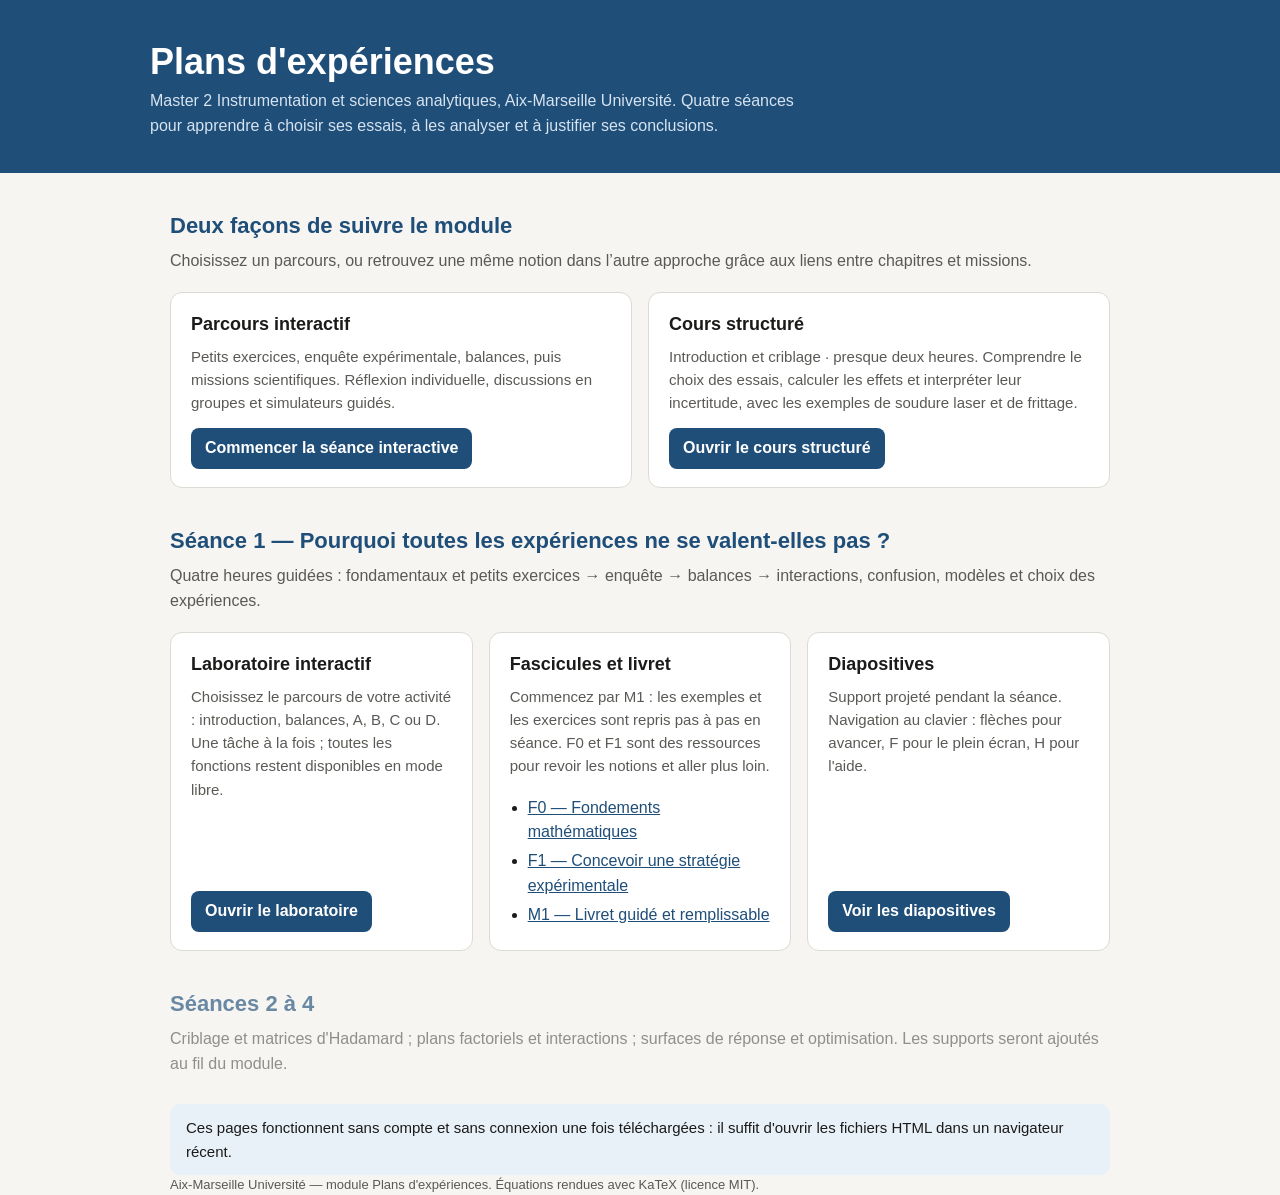
<file: index.html>
<!doctype html>
<html lang="fr">
<head>
<meta charset="utf-8">
<meta name="viewport" content="width=device-width, initial-scale=1">
<title>Plans d'expériences — M2 Instrumentation</title>
<style>
  :root { color-scheme: light; --bg: #f6f5f2; --card: #fff; --ink: #1b1b1a; --muted: #5a5955; --line: #dcdad4; --brand: #1f4e79; --brand-soft: #e8f0f8; --accent: #b5591b; }
  @media (prefers-color-scheme: dark) {
    :root { color-scheme: dark; --bg: #18191b; --card: #222326; --ink: #ecebe7; --muted: #b3b1aa; --line: #3a3b3e; --brand: #8fb8e3; --brand-soft: #22303f; --accent: #e8955a; }
  }
  * { box-sizing: border-box; }
  body { margin: 0; background: var(--bg); color: var(--ink); font: 16px/1.55 "Segoe UI", "Helvetica Neue", Arial, sans-serif; }
  header { background: #1f4e79; color: #fff; padding: 40px 20px 34px; }
  .wrap { max-width: 980px; margin: 0 auto; padding: 0 20px; }
  header .wrap { padding: 0; }
  header p { margin: 6px 0 0; color: #d6e3f0; max-width: 680px; }
  h1 { margin: 0; font-size: clamp(26px, 4vw, 36px); line-height: 1.2; }
  h2 { font-size: 22px; margin: 36px 0 6px; color: var(--brand); }
  .lead { color: var(--muted); margin: 0 0 18px; }
  .grid { display: grid; grid-template-columns: repeat(auto-fit, minmax(260px, 1fr)); gap: 16px; }
  .card { background: var(--card); border: 1px solid var(--line); border-radius: 12px; padding: 18px 20px; display: flex; flex-direction: column; }
  .card h3 { margin: 0 0 6px; font-size: 18px; }
  .card p { margin: 0 0 14px; color: var(--muted); font-size: 15px; flex: 1; }
  .card a.btn { align-self: flex-start; background: var(--brand); color: var(--card); text-decoration: none; padding: 8px 14px; border-radius: 8px; font-weight: 600; }
  .card ul { margin: 0; padding-left: 18px; }
  .card li { margin: 4px 0; }
  a { color: var(--brand); }
  .later { opacity: .65; }
  .note { background: var(--brand-soft); border-radius: 10px; padding: 12px 16px; margin-top: 28px; font-size: 15px; }
  footer { color: var(--muted); font-size: 13px; padding: 30px 0 40px; }
</style>
</head>
<body>
<header>
  <div class="wrap">
    <h1>Plans d'expériences</h1>
    <p>Master 2 Instrumentation et sciences analytiques, Aix-Marseille Université. Quatre séances pour apprendre à choisir ses essais, à les analyser et à justifier ses conclusions.</p>
  </div>
</header>
<main class="wrap">
  <h2>Deux façons de suivre le module</h2>
  <p class="lead">Choisissez un parcours, ou retrouvez une même notion dans l’autre approche grâce aux liens entre chapitres et missions.</p>
  <div class="grid">
    <div class="card"><h3>Parcours interactif</h3><p>Petits exercices, enquête expérimentale, balances, puis missions scientifiques. Réflexion individuelle, discussions en groupes et simulateurs guidés.</p><a class="btn" href="session_01/slides/S1_slides.html">Commencer la séance interactive</a></div>
    <div class="card"><h3>Cours structuré</h3><p>Introduction et criblage · presque deux heures. Comprendre le choix des essais, calculer les effets et interpréter leur incertitude, avec les exemples de soudure laser et de frittage.</p><a class="btn" href="cours_structure/index.html">Ouvrir le cours structuré</a></div>
  </div>
  <h2>Séance 1 — Pourquoi toutes les expériences ne se valent-elles pas ?</h2>
  <p class="lead">Quatre heures guidées : fondamentaux et petits exercices → enquête → balances → interactions, confusion, modèles et choix des expériences.</p>
  <div class="grid">
    <div class="card">
      <h3>Laboratoire interactif</h3>
      <p>Choisissez le parcours de votre activité : introduction, balances, A, B, C ou D. Une tâche à la fois ; toutes les fonctions restent disponibles en mode libre.</p>
      <a class="btn" href="session_01/simulations/index.html">Ouvrir le laboratoire</a>
    </div>
    <div class="card">
      <h3>Fascicules et livret</h3>
      <p>Commencez par M1 : les exemples et les exercices sont repris pas à pas en séance. F0 et F1 sont des ressources pour revoir les notions et aller plus loin.</p>
      <ul>
        <li><a href="session_01/documents/F0_fondements_mathematiques.pdf">F0 — Fondements mathématiques</a></li>
        <li><a href="session_01/documents/F1_strategie_experimentale.pdf">F1 — Concevoir une stratégie expérimentale</a></li>
        <li><a href="session_01/documents/M1_livret_missions.pdf">M1 — Livret guidé et remplissable</a></li>
      </ul>
    </div>
    <div class="card">
      <h3>Diapositives</h3>
      <p>Support projeté pendant la séance. Navigation au clavier : flèches pour avancer, F pour le plein écran, H pour l'aide.</p>
      <a class="btn" href="session_01/slides/S1_slides.html">Voir les diapositives</a>
    </div>
  </div>

  <h2 class="later">Séances 2 à 4</h2>
  <p class="lead later">Criblage et matrices d'Hadamard ; plans factoriels et interactions ; surfaces de réponse et optimisation. Les supports seront ajoutés au fil du module.</p>

  <div class="note">Ces pages fonctionnent sans compte et sans connexion une fois téléchargées : il suffit d'ouvrir les fichiers HTML dans un navigateur récent.</div>
</main>
<footer class="wrap">Aix-Marseille Université — module Plans d'expériences. Équations rendues avec KaTeX (licence MIT).</footer>
</body>
</html>
</file>
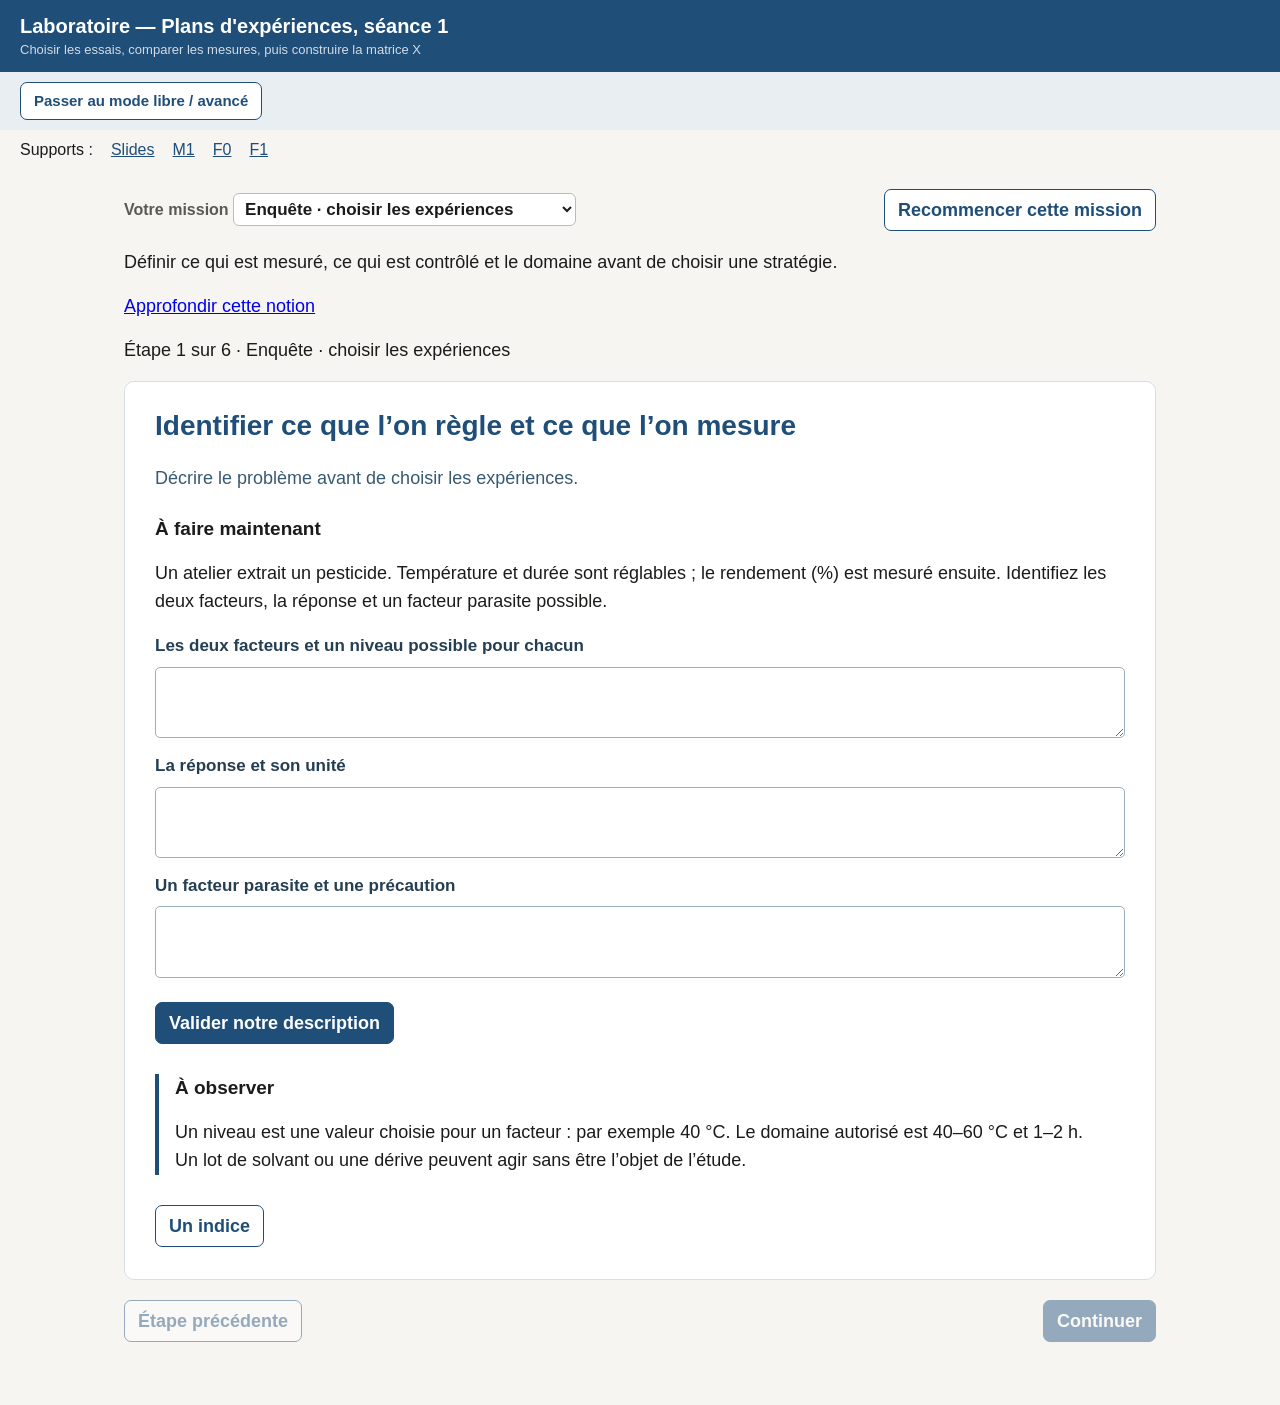
<file: session_01/simulations/index.html>
<!doctype html>
<html lang="fr">
<head>
<meta charset="utf-8">
<meta name="viewport" content="width=device-width, initial-scale=1">
<title>Laboratoire DoE — séance 1</title>
<link rel="stylesheet" href="../../commun/web/css/plots.css">
<link rel="stylesheet" href="../../commun/labo/labo.css">
<link rel="stylesheet" href="s1-parcours.css">
</head>
<body>
<header class="lab"></header>
<nav class="tabs"></nav>
<main class="lab">
  <section class="tab" id="tab-plan"></section>
  <section class="tab" id="tab-matrice"></section>
  <section class="tab" id="tab-simuler"></section>
  <section class="tab" id="tab-comparer"></section>
  <section class="tab" id="tab-prof"></section>
</main>
<footer class="lab">Fonctionne hors ligne, sans compte ni connexion. Résultats reproductibles (graines fixes). Les calculs (rang, XᵀX, inverses, moindres carrés) sont ceux de <code>commun/web/js/doe-core.js</code>.</footer>
<noscript><p style="padding:20px">Ce laboratoire nécessite JavaScript.</p></noscript>
<script src="../../commun/web/js/doe-core.js"></script>
<script src="../../commun/web/js/plots.js"></script>
<script src="s1-data.js"></script>
<script src="s1-labo-config.js"></script>
<script src="../../commun/labo/labo.js"></script>
<script src="s1-balances-core.js"></script>
<script src="s1-parcours.js"></script>
</body>
</html>
</file>
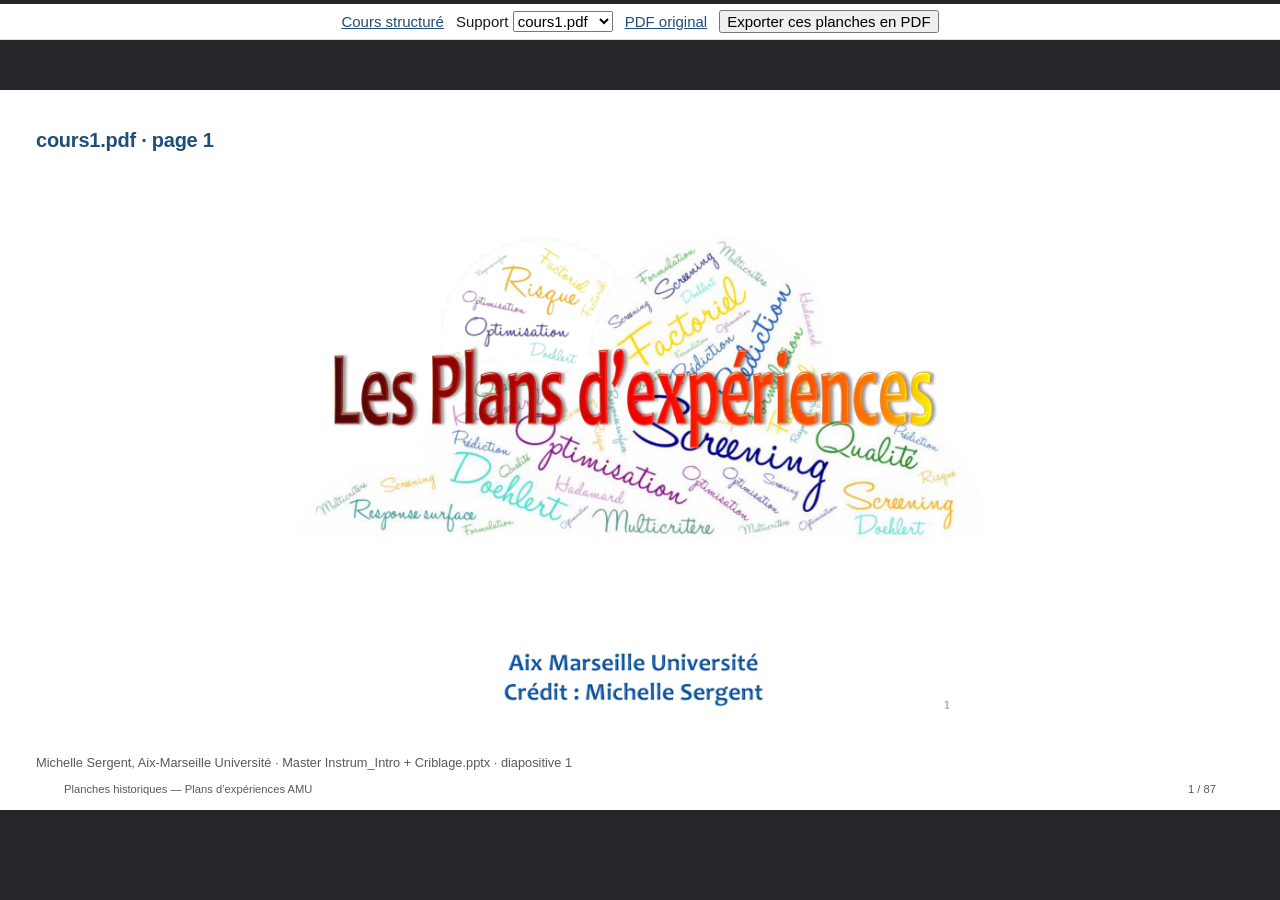
<file: cours_structure/archives.html>
<!doctype html><html lang="fr"><head><meta charset="utf-8"><meta name="viewport" content="width=device-width,initial-scale=1"><title>Planches historiques — Plans d’expériences AMU</title><link rel="stylesheet" href="../commun/web/deck/deck.css"><link rel="stylesheet" href="cours.css"></head><body><nav class="course-nav" aria-label="Supports historiques"><a id="return-course" href="index.html">Cours structuré</a><label>Support <select id="document" aria-label="Support historique"></select></label><a id="original" href="originaux/intro.pdf">PDF original</a><button id="print-archive">Exporter ces planches en PDF</button></nav><main class="deck"></main><script src="historique.js"></script><script src="archives.js"></script><script src="../commun/web/deck/deck.js"></script></body></html>
</file>
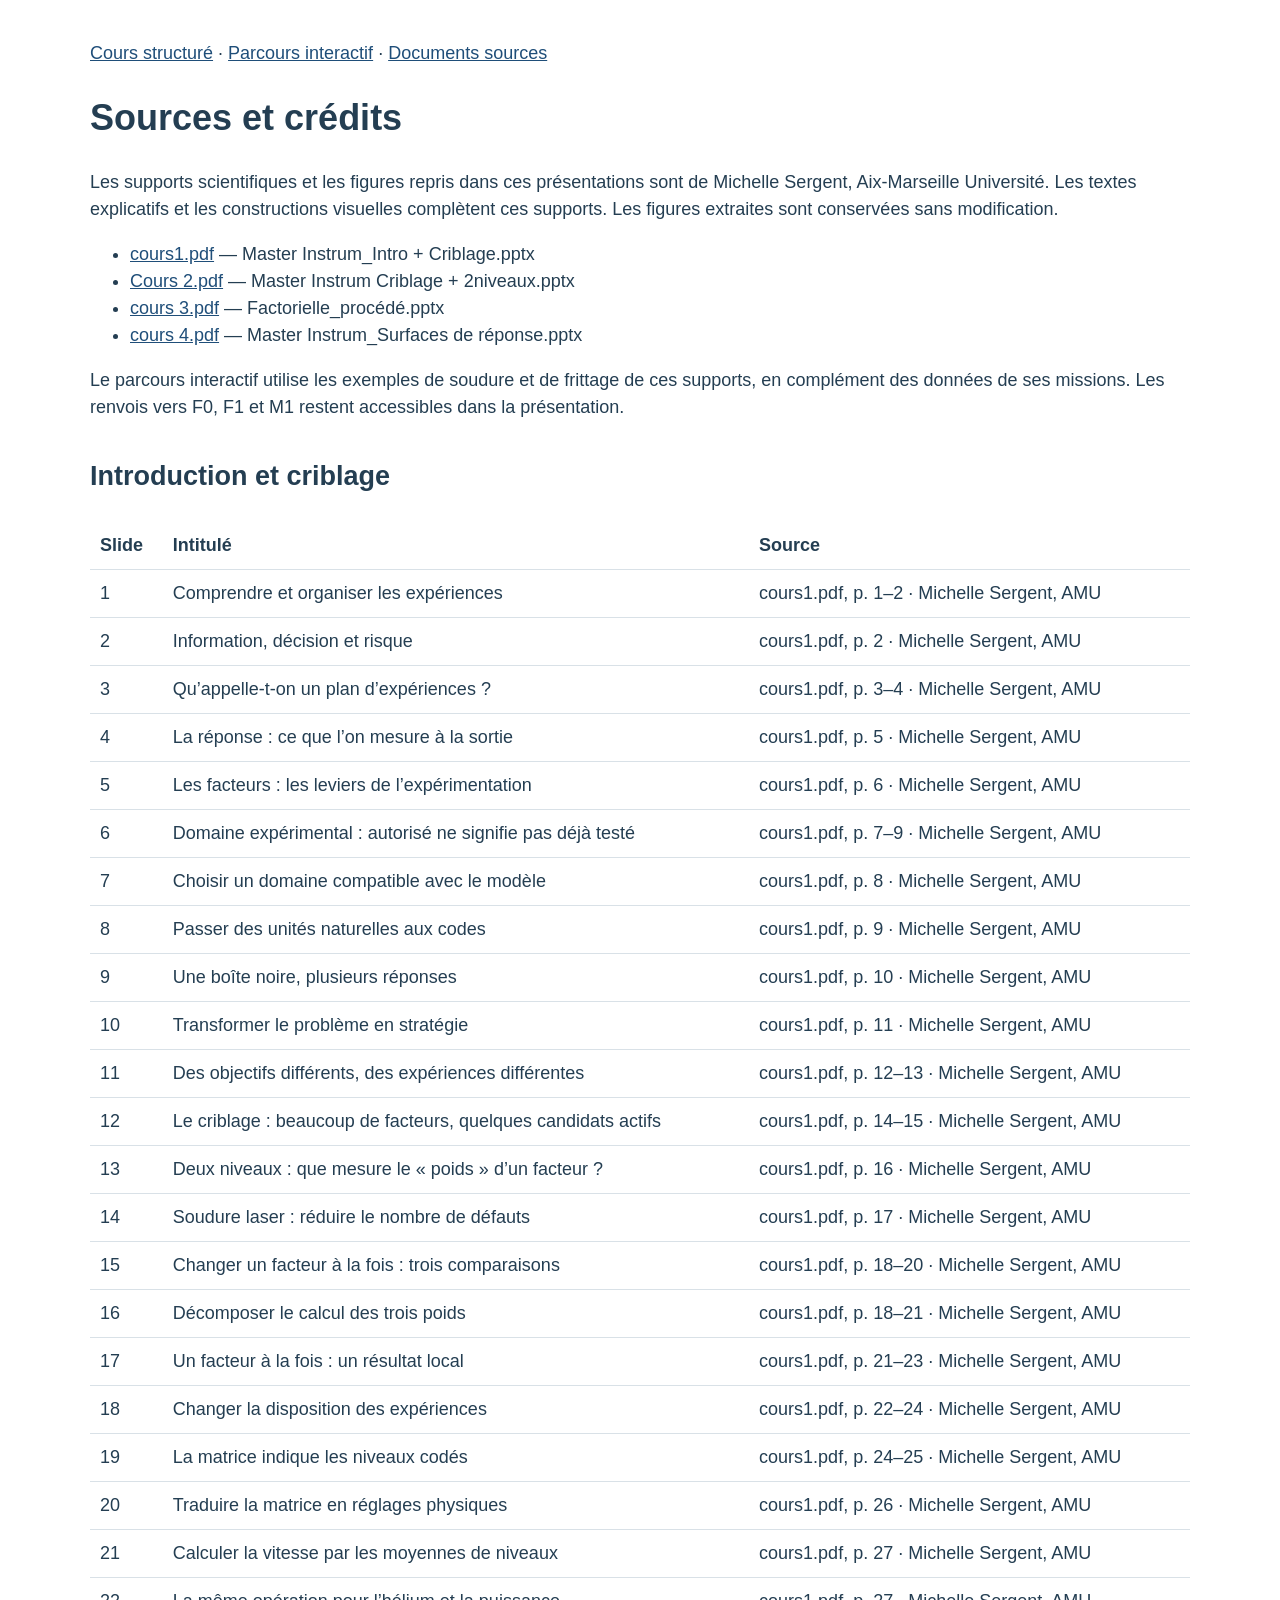
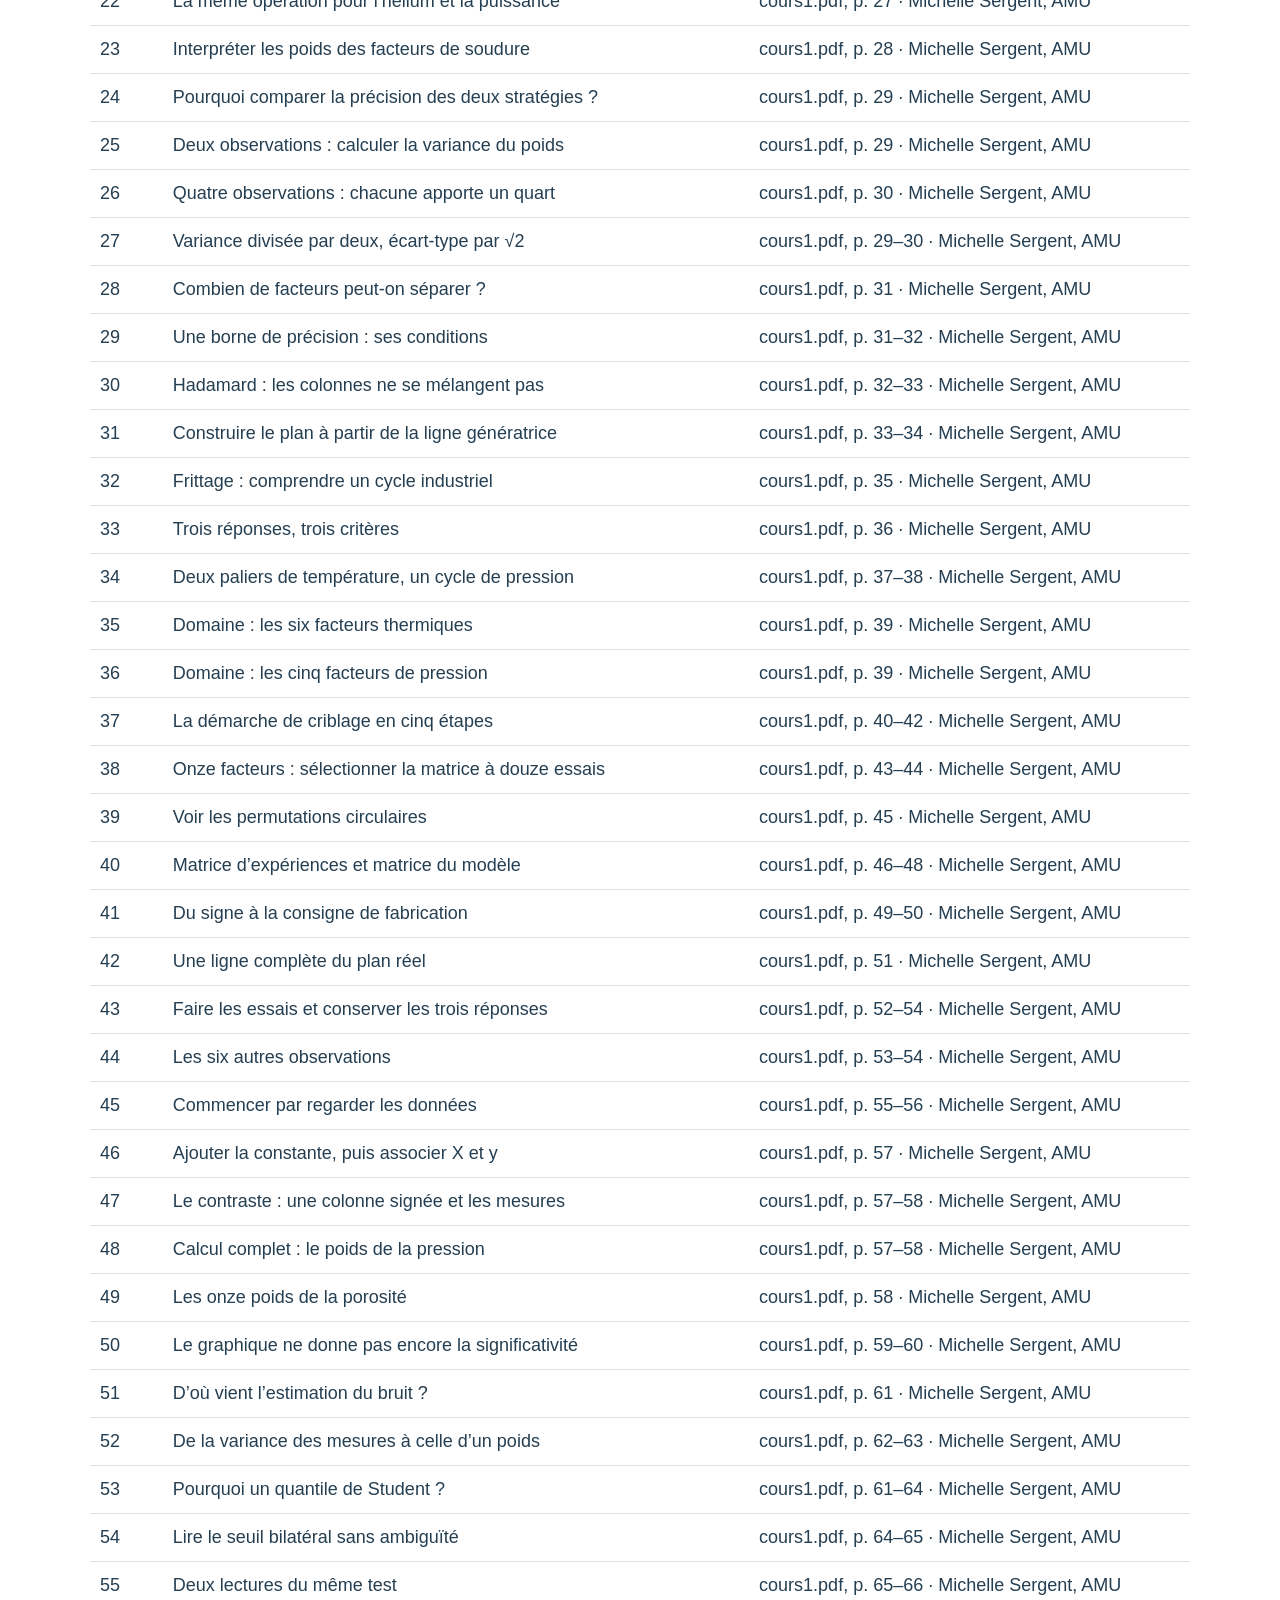
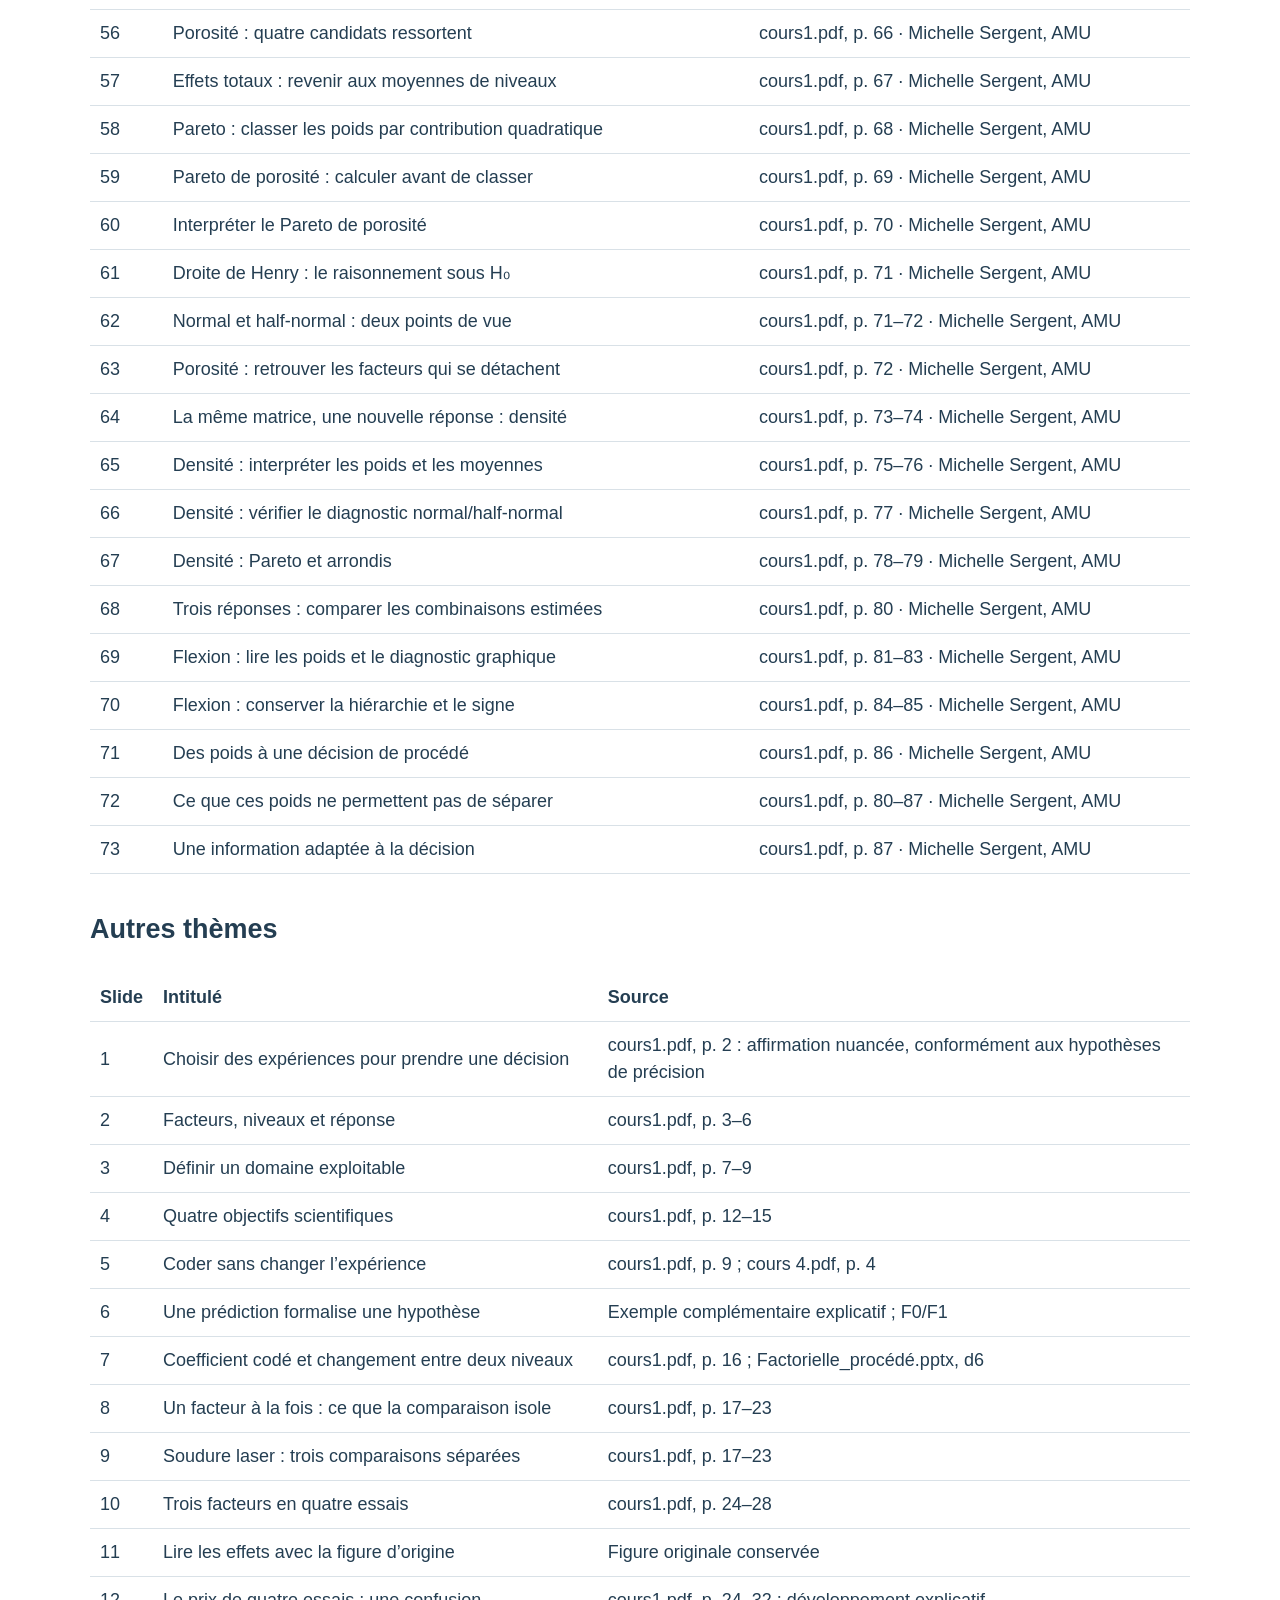
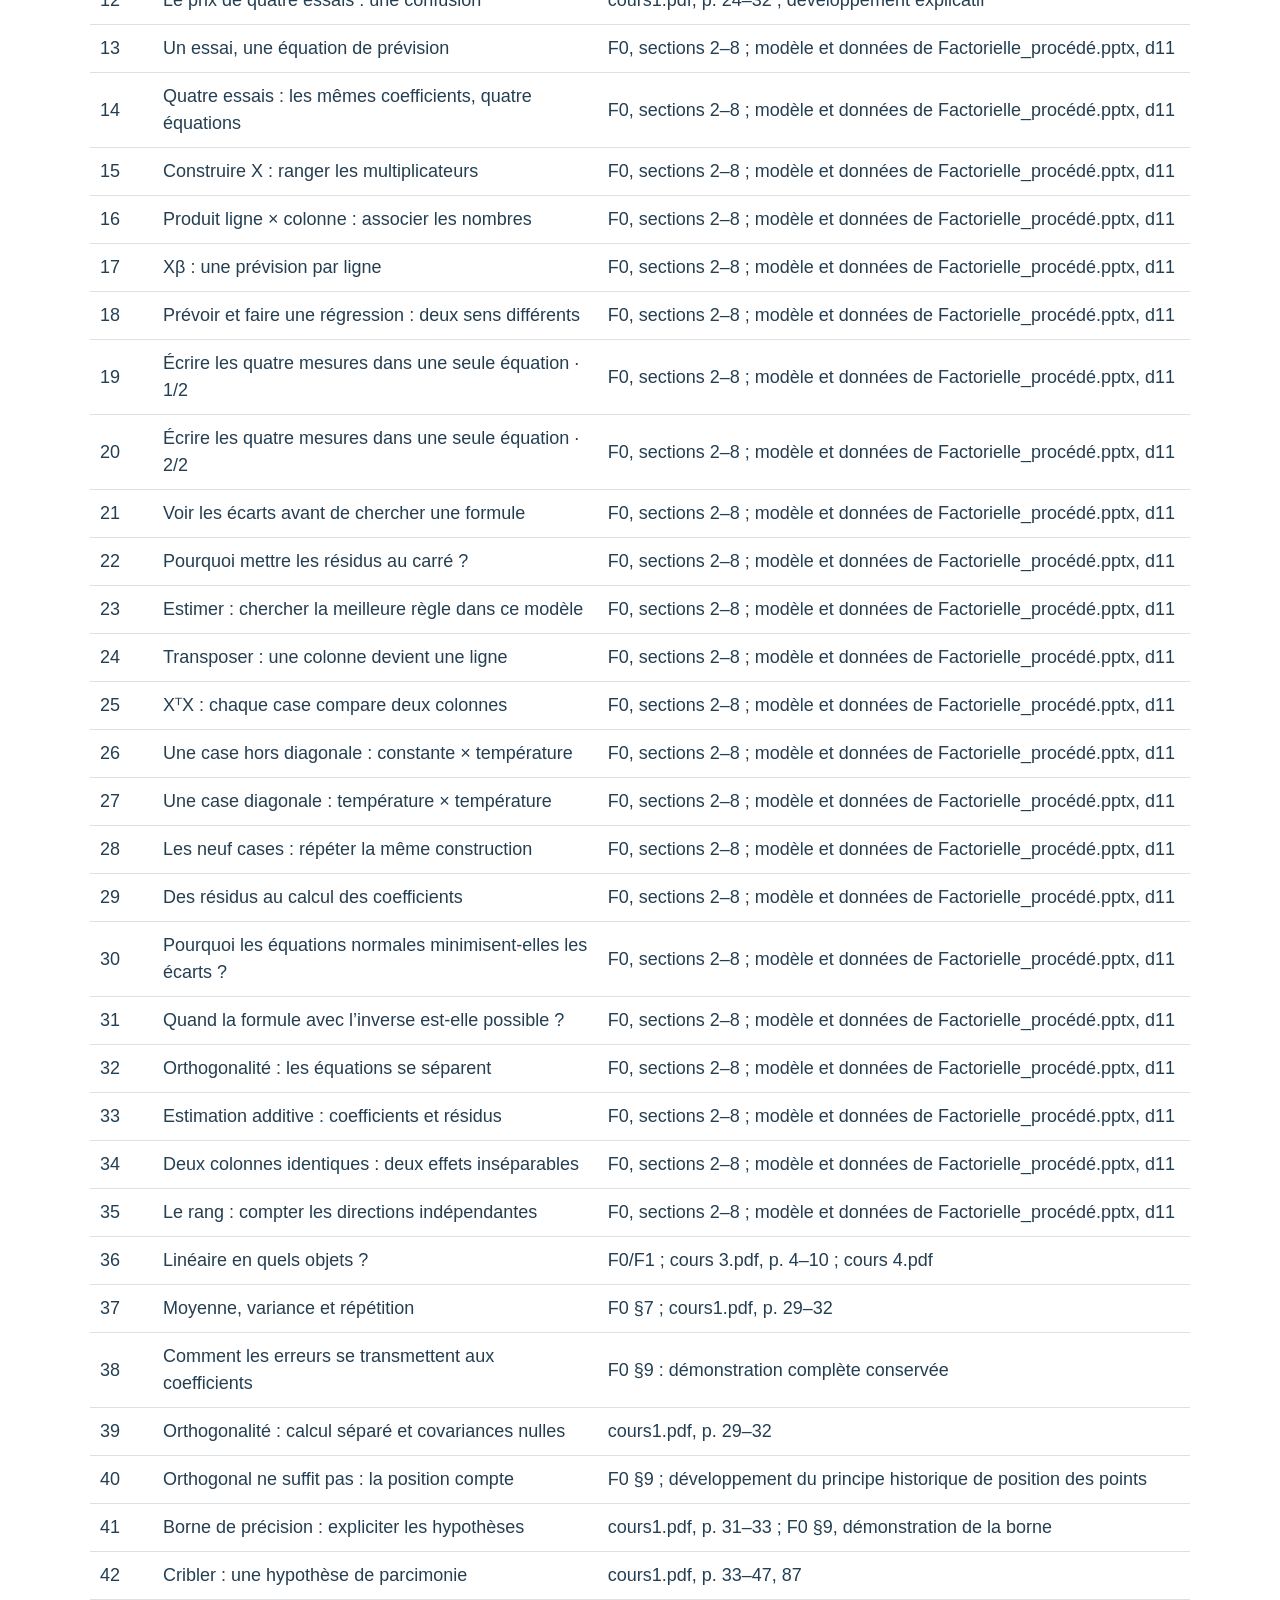
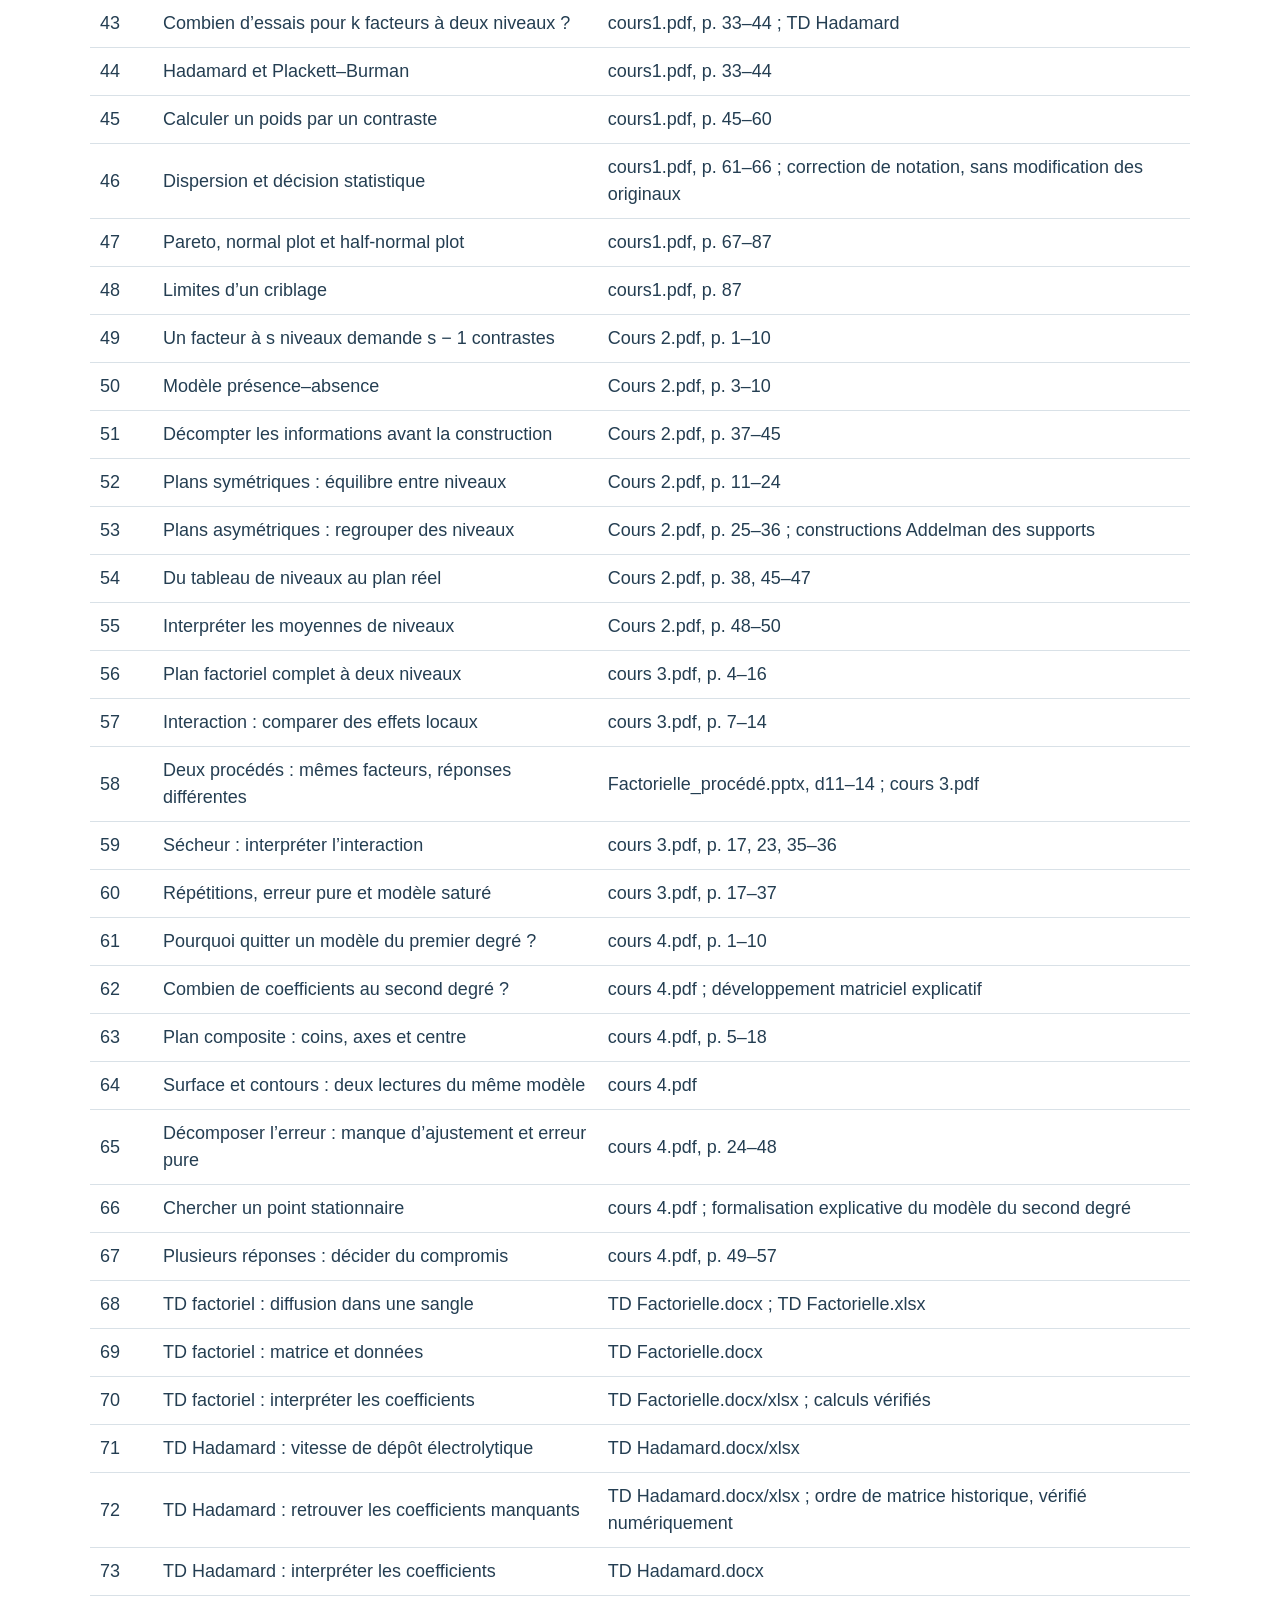
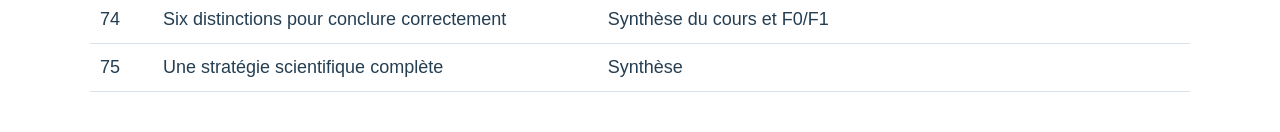
<file: cours_structure/credits.html>
<!doctype html><html lang="fr"><head><meta charset="utf-8"><meta name="viewport" content="width=device-width,initial-scale=1"><title>Sources et crédits — Plans d’expériences</title><style>body{max-width:1100px;margin:40px auto;padding:0 24px;font:18px/1.5 Segoe UI,sans-serif;color:#243e52}a{color:#1f4e79}table{border-collapse:collapse;width:100%;margin:25px 0}th,td{text-align:left;padding:10px;border-bottom:1px solid #d9e1e7}h2{margin-top:35px}</style></head><body><nav><a href="index.html">Cours structuré</a> · <a href="../session_01/slides/S1_slides.html">Parcours interactif</a> · <a href="archives.html?doc=intro">Documents sources</a></nav><h1>Sources et crédits</h1><p>Les supports scientifiques et les figures repris dans ces présentations sont de Michelle Sergent, Aix-Marseille Université. Les textes explicatifs et les constructions visuelles complètent ces supports. Les figures extraites sont conservées sans modification.</p><ul><li><a href="originaux/intro.pdf">cours1.pdf</a> — Master Instrum_Intro + Criblage.pptx</li><li><a href="originaux/niveaux.pdf">Cours 2.pdf</a> — Master Instrum Criblage + 2niveaux.pptx</li><li><a href="originaux/factoriel.pdf">cours 3.pdf</a> — Factorielle_procédé.pptx</li><li><a href="originaux/surfaces.pdf">cours 4.pdf</a> — Master Instrum_Surfaces de réponse.pptx</li></ul><p>Le parcours interactif utilise les exemples de soudure et de frittage de ces supports, en complément des données de ses missions. Les renvois vers F0, F1 et M1 restent accessibles dans la présentation.</p><h2>Introduction et criblage</h2><table><thead><tr><th>Slide</th><th>Intitulé</th><th>Source</th></tr></thead><tbody><tr><td>1</td><td>Comprendre et organiser les expériences</td><td>cours1.pdf, p. 1–2 · Michelle Sergent, AMU</td></tr><tr><td>2</td><td>Information, décision et risque</td><td>cours1.pdf, p. 2 · Michelle Sergent, AMU</td></tr><tr><td>3</td><td>Qu’appelle-t-on un plan d’expériences ?</td><td>cours1.pdf, p. 3–4 · Michelle Sergent, AMU</td></tr><tr><td>4</td><td>La réponse : ce que l’on mesure à la sortie</td><td>cours1.pdf, p. 5 · Michelle Sergent, AMU</td></tr><tr><td>5</td><td>Les facteurs : les leviers de l’expérimentation</td><td>cours1.pdf, p. 6 · Michelle Sergent, AMU</td></tr><tr><td>6</td><td>Domaine expérimental : autorisé ne signifie pas déjà testé</td><td>cours1.pdf, p. 7–9 · Michelle Sergent, AMU</td></tr><tr><td>7</td><td>Choisir un domaine compatible avec le modèle</td><td>cours1.pdf, p. 8 · Michelle Sergent, AMU</td></tr><tr><td>8</td><td>Passer des unités naturelles aux codes</td><td>cours1.pdf, p. 9 · Michelle Sergent, AMU</td></tr><tr><td>9</td><td>Une boîte noire, plusieurs réponses</td><td>cours1.pdf, p. 10 · Michelle Sergent, AMU</td></tr><tr><td>10</td><td>Transformer le problème en stratégie</td><td>cours1.pdf, p. 11 · Michelle Sergent, AMU</td></tr><tr><td>11</td><td>Des objectifs différents, des expériences différentes</td><td>cours1.pdf, p. 12–13 · Michelle Sergent, AMU</td></tr><tr><td>12</td><td>Le criblage : beaucoup de facteurs, quelques candidats actifs</td><td>cours1.pdf, p. 14–15 · Michelle Sergent, AMU</td></tr><tr><td>13</td><td>Deux niveaux : que mesure le « poids » d’un facteur ?</td><td>cours1.pdf, p. 16 · Michelle Sergent, AMU</td></tr><tr><td>14</td><td>Soudure laser : réduire le nombre de défauts</td><td>cours1.pdf, p. 17 · Michelle Sergent, AMU</td></tr><tr><td>15</td><td>Changer un facteur à la fois : trois comparaisons</td><td>cours1.pdf, p. 18–20 · Michelle Sergent, AMU</td></tr><tr><td>16</td><td>Décomposer le calcul des trois poids</td><td>cours1.pdf, p. 18–21 · Michelle Sergent, AMU</td></tr><tr><td>17</td><td>Un facteur à la fois : un résultat local</td><td>cours1.pdf, p. 21–23 · Michelle Sergent, AMU</td></tr><tr><td>18</td><td>Changer la disposition des expériences</td><td>cours1.pdf, p. 22–24 · Michelle Sergent, AMU</td></tr><tr><td>19</td><td>La matrice indique les niveaux codés</td><td>cours1.pdf, p. 24–25 · Michelle Sergent, AMU</td></tr><tr><td>20</td><td>Traduire la matrice en réglages physiques</td><td>cours1.pdf, p. 26 · Michelle Sergent, AMU</td></tr><tr><td>21</td><td>Calculer la vitesse par les moyennes de niveaux</td><td>cours1.pdf, p. 27 · Michelle Sergent, AMU</td></tr><tr><td>22</td><td>La même opération pour l’hélium et la puissance</td><td>cours1.pdf, p. 27 · Michelle Sergent, AMU</td></tr><tr><td>23</td><td>Interpréter les poids des facteurs de soudure</td><td>cours1.pdf, p. 28 · Michelle Sergent, AMU</td></tr><tr><td>24</td><td>Pourquoi comparer la précision des deux stratégies ?</td><td>cours1.pdf, p. 29 · Michelle Sergent, AMU</td></tr><tr><td>25</td><td>Deux observations : calculer la variance du poids</td><td>cours1.pdf, p. 29 · Michelle Sergent, AMU</td></tr><tr><td>26</td><td>Quatre observations : chacune apporte un quart</td><td>cours1.pdf, p. 30 · Michelle Sergent, AMU</td></tr><tr><td>27</td><td>Variance divisée par deux, écart-type par √2</td><td>cours1.pdf, p. 29–30 · Michelle Sergent, AMU</td></tr><tr><td>28</td><td>Combien de facteurs peut-on séparer ?</td><td>cours1.pdf, p. 31 · Michelle Sergent, AMU</td></tr><tr><td>29</td><td>Une borne de précision : ses conditions</td><td>cours1.pdf, p. 31–32 · Michelle Sergent, AMU</td></tr><tr><td>30</td><td>Hadamard : les colonnes ne se mélangent pas</td><td>cours1.pdf, p. 32–33 · Michelle Sergent, AMU</td></tr><tr><td>31</td><td>Construire le plan à partir de la ligne génératrice</td><td>cours1.pdf, p. 33–34 · Michelle Sergent, AMU</td></tr><tr><td>32</td><td>Frittage : comprendre un cycle industriel</td><td>cours1.pdf, p. 35 · Michelle Sergent, AMU</td></tr><tr><td>33</td><td>Trois réponses, trois critères</td><td>cours1.pdf, p. 36 · Michelle Sergent, AMU</td></tr><tr><td>34</td><td>Deux paliers de température, un cycle de pression</td><td>cours1.pdf, p. 37–38 · Michelle Sergent, AMU</td></tr><tr><td>35</td><td>Domaine : les six facteurs thermiques</td><td>cours1.pdf, p. 39 · Michelle Sergent, AMU</td></tr><tr><td>36</td><td>Domaine : les cinq facteurs de pression</td><td>cours1.pdf, p. 39 · Michelle Sergent, AMU</td></tr><tr><td>37</td><td>La démarche de criblage en cinq étapes</td><td>cours1.pdf, p. 40–42 · Michelle Sergent, AMU</td></tr><tr><td>38</td><td>Onze facteurs : sélectionner la matrice à douze essais</td><td>cours1.pdf, p. 43–44 · Michelle Sergent, AMU</td></tr><tr><td>39</td><td>Voir les permutations circulaires</td><td>cours1.pdf, p. 45 · Michelle Sergent, AMU</td></tr><tr><td>40</td><td>Matrice d’expériences et matrice du modèle</td><td>cours1.pdf, p. 46–48 · Michelle Sergent, AMU</td></tr><tr><td>41</td><td>Du signe à la consigne de fabrication</td><td>cours1.pdf, p. 49–50 · Michelle Sergent, AMU</td></tr><tr><td>42</td><td>Une ligne complète du plan réel</td><td>cours1.pdf, p. 51 · Michelle Sergent, AMU</td></tr><tr><td>43</td><td>Faire les essais et conserver les trois réponses</td><td>cours1.pdf, p. 52–54 · Michelle Sergent, AMU</td></tr><tr><td>44</td><td>Les six autres observations</td><td>cours1.pdf, p. 53–54 · Michelle Sergent, AMU</td></tr><tr><td>45</td><td>Commencer par regarder les données</td><td>cours1.pdf, p. 55–56 · Michelle Sergent, AMU</td></tr><tr><td>46</td><td>Ajouter la constante, puis associer X et y</td><td>cours1.pdf, p. 57 · Michelle Sergent, AMU</td></tr><tr><td>47</td><td>Le contraste : une colonne signée et les mesures</td><td>cours1.pdf, p. 57–58 · Michelle Sergent, AMU</td></tr><tr><td>48</td><td>Calcul complet : le poids de la pression</td><td>cours1.pdf, p. 57–58 · Michelle Sergent, AMU</td></tr><tr><td>49</td><td>Les onze poids de la porosité</td><td>cours1.pdf, p. 58 · Michelle Sergent, AMU</td></tr><tr><td>50</td><td>Le graphique ne donne pas encore la significativité</td><td>cours1.pdf, p. 59–60 · Michelle Sergent, AMU</td></tr><tr><td>51</td><td>D’où vient l’estimation du bruit ?</td><td>cours1.pdf, p. 61 · Michelle Sergent, AMU</td></tr><tr><td>52</td><td>De la variance des mesures à celle d’un poids</td><td>cours1.pdf, p. 62–63 · Michelle Sergent, AMU</td></tr><tr><td>53</td><td>Pourquoi un quantile de Student ?</td><td>cours1.pdf, p. 61–64 · Michelle Sergent, AMU</td></tr><tr><td>54</td><td>Lire le seuil bilatéral sans ambiguïté</td><td>cours1.pdf, p. 64–65 · Michelle Sergent, AMU</td></tr><tr><td>55</td><td>Deux lectures du même test</td><td>cours1.pdf, p. 65–66 · Michelle Sergent, AMU</td></tr><tr><td>56</td><td>Porosité : quatre candidats ressortent</td><td>cours1.pdf, p. 66 · Michelle Sergent, AMU</td></tr><tr><td>57</td><td>Effets totaux : revenir aux moyennes de niveaux</td><td>cours1.pdf, p. 67 · Michelle Sergent, AMU</td></tr><tr><td>58</td><td>Pareto : classer les poids par contribution quadratique</td><td>cours1.pdf, p. 68 · Michelle Sergent, AMU</td></tr><tr><td>59</td><td>Pareto de porosité : calculer avant de classer</td><td>cours1.pdf, p. 69 · Michelle Sergent, AMU</td></tr><tr><td>60</td><td>Interpréter le Pareto de porosité</td><td>cours1.pdf, p. 70 · Michelle Sergent, AMU</td></tr><tr><td>61</td><td>Droite de Henry : le raisonnement sous H₀</td><td>cours1.pdf, p. 71 · Michelle Sergent, AMU</td></tr><tr><td>62</td><td>Normal et half-normal : deux points de vue</td><td>cours1.pdf, p. 71–72 · Michelle Sergent, AMU</td></tr><tr><td>63</td><td>Porosité : retrouver les facteurs qui se détachent</td><td>cours1.pdf, p. 72 · Michelle Sergent, AMU</td></tr><tr><td>64</td><td>La même matrice, une nouvelle réponse : densité</td><td>cours1.pdf, p. 73–74 · Michelle Sergent, AMU</td></tr><tr><td>65</td><td>Densité : interpréter les poids et les moyennes</td><td>cours1.pdf, p. 75–76 · Michelle Sergent, AMU</td></tr><tr><td>66</td><td>Densité : vérifier le diagnostic normal/half-normal</td><td>cours1.pdf, p. 77 · Michelle Sergent, AMU</td></tr><tr><td>67</td><td>Densité : Pareto et arrondis</td><td>cours1.pdf, p. 78–79 · Michelle Sergent, AMU</td></tr><tr><td>68</td><td>Trois réponses : comparer les combinaisons estimées</td><td>cours1.pdf, p. 80 · Michelle Sergent, AMU</td></tr><tr><td>69</td><td>Flexion : lire les poids et le diagnostic graphique</td><td>cours1.pdf, p. 81–83 · Michelle Sergent, AMU</td></tr><tr><td>70</td><td>Flexion : conserver la hiérarchie et le signe</td><td>cours1.pdf, p. 84–85 · Michelle Sergent, AMU</td></tr><tr><td>71</td><td>Des poids à une décision de procédé</td><td>cours1.pdf, p. 86 · Michelle Sergent, AMU</td></tr><tr><td>72</td><td>Ce que ces poids ne permettent pas de séparer</td><td>cours1.pdf, p. 80–87 · Michelle Sergent, AMU</td></tr><tr><td>73</td><td>Une information adaptée à la décision</td><td>cours1.pdf, p. 87 · Michelle Sergent, AMU</td></tr></tbody></table><h2>Autres thèmes</h2><table><thead><tr><th>Slide</th><th>Intitulé</th><th>Source</th></tr></thead><tbody><tr><td>1</td><td>Choisir des expériences pour prendre une décision</td><td>cours1.pdf, p. 2 : affirmation nuancée, conformément aux hypothèses de précision</td></tr><tr><td>2</td><td>Facteurs, niveaux et réponse</td><td>cours1.pdf, p. 3–6</td></tr><tr><td>3</td><td>Définir un domaine exploitable</td><td>cours1.pdf, p. 7–9</td></tr><tr><td>4</td><td>Quatre objectifs scientifiques</td><td>cours1.pdf, p. 12–15</td></tr><tr><td>5</td><td>Coder sans changer l’expérience</td><td>cours1.pdf, p. 9 ; cours 4.pdf, p. 4</td></tr><tr><td>6</td><td>Une prédiction formalise une hypothèse</td><td>Exemple complémentaire explicatif ; F0/F1</td></tr><tr><td>7</td><td>Coefficient codé et changement entre deux niveaux</td><td>cours1.pdf, p. 16 ; Factorielle_procédé.pptx, d6</td></tr><tr><td>8</td><td>Un facteur à la fois : ce que la comparaison isole</td><td>cours1.pdf, p. 17–23</td></tr><tr><td>9</td><td>Soudure laser : trois comparaisons séparées</td><td>cours1.pdf, p. 17–23</td></tr><tr><td>10</td><td>Trois facteurs en quatre essais</td><td>cours1.pdf, p. 24–28</td></tr><tr><td>11</td><td>Lire les effets avec la figure d’origine</td><td>Figure originale conservée</td></tr><tr><td>12</td><td>Le prix de quatre essais : une confusion</td><td>cours1.pdf, p. 24–32 ; développement explicatif</td></tr><tr><td>13</td><td>Un essai, une équation de prévision</td><td>F0, sections 2–8 ; modèle et données de Factorielle_procédé.pptx, d11</td></tr><tr><td>14</td><td>Quatre essais : les mêmes coefficients, quatre équations</td><td>F0, sections 2–8 ; modèle et données de Factorielle_procédé.pptx, d11</td></tr><tr><td>15</td><td>Construire X : ranger les multiplicateurs</td><td>F0, sections 2–8 ; modèle et données de Factorielle_procédé.pptx, d11</td></tr><tr><td>16</td><td>Produit ligne × colonne : associer les nombres</td><td>F0, sections 2–8 ; modèle et données de Factorielle_procédé.pptx, d11</td></tr><tr><td>17</td><td>Xβ : une prévision par ligne</td><td>F0, sections 2–8 ; modèle et données de Factorielle_procédé.pptx, d11</td></tr><tr><td>18</td><td>Prévoir et faire une régression : deux sens différents</td><td>F0, sections 2–8 ; modèle et données de Factorielle_procédé.pptx, d11</td></tr><tr><td>19</td><td>Écrire les quatre mesures dans une seule équation · 1/2</td><td>F0, sections 2–8 ; modèle et données de Factorielle_procédé.pptx, d11</td></tr><tr><td>20</td><td>Écrire les quatre mesures dans une seule équation · 2/2</td><td>F0, sections 2–8 ; modèle et données de Factorielle_procédé.pptx, d11</td></tr><tr><td>21</td><td>Voir les écarts avant de chercher une formule</td><td>F0, sections 2–8 ; modèle et données de Factorielle_procédé.pptx, d11</td></tr><tr><td>22</td><td>Pourquoi mettre les résidus au carré ?</td><td>F0, sections 2–8 ; modèle et données de Factorielle_procédé.pptx, d11</td></tr><tr><td>23</td><td>Estimer : chercher la meilleure règle dans ce modèle</td><td>F0, sections 2–8 ; modèle et données de Factorielle_procédé.pptx, d11</td></tr><tr><td>24</td><td>Transposer : une colonne devient une ligne</td><td>F0, sections 2–8 ; modèle et données de Factorielle_procédé.pptx, d11</td></tr><tr><td>25</td><td>XᵀX : chaque case compare deux colonnes</td><td>F0, sections 2–8 ; modèle et données de Factorielle_procédé.pptx, d11</td></tr><tr><td>26</td><td>Une case hors diagonale : constante × température</td><td>F0, sections 2–8 ; modèle et données de Factorielle_procédé.pptx, d11</td></tr><tr><td>27</td><td>Une case diagonale : température × température</td><td>F0, sections 2–8 ; modèle et données de Factorielle_procédé.pptx, d11</td></tr><tr><td>28</td><td>Les neuf cases : répéter la même construction</td><td>F0, sections 2–8 ; modèle et données de Factorielle_procédé.pptx, d11</td></tr><tr><td>29</td><td>Des résidus au calcul des coefficients</td><td>F0, sections 2–8 ; modèle et données de Factorielle_procédé.pptx, d11</td></tr><tr><td>30</td><td>Pourquoi les équations normales minimisent-elles les écarts ?</td><td>F0, sections 2–8 ; modèle et données de Factorielle_procédé.pptx, d11</td></tr><tr><td>31</td><td>Quand la formule avec l’inverse est-elle possible ?</td><td>F0, sections 2–8 ; modèle et données de Factorielle_procédé.pptx, d11</td></tr><tr><td>32</td><td>Orthogonalité : les équations se séparent</td><td>F0, sections 2–8 ; modèle et données de Factorielle_procédé.pptx, d11</td></tr><tr><td>33</td><td>Estimation additive : coefficients et résidus</td><td>F0, sections 2–8 ; modèle et données de Factorielle_procédé.pptx, d11</td></tr><tr><td>34</td><td>Deux colonnes identiques : deux effets inséparables</td><td>F0, sections 2–8 ; modèle et données de Factorielle_procédé.pptx, d11</td></tr><tr><td>35</td><td>Le rang : compter les directions indépendantes</td><td>F0, sections 2–8 ; modèle et données de Factorielle_procédé.pptx, d11</td></tr><tr><td>36</td><td>Linéaire en quels objets ?</td><td>F0/F1 ; cours 3.pdf, p. 4–10 ; cours 4.pdf</td></tr><tr><td>37</td><td>Moyenne, variance et répétition</td><td>F0 §7 ; cours1.pdf, p. 29–32</td></tr><tr><td>38</td><td>Comment les erreurs se transmettent aux coefficients</td><td>F0 §9 : démonstration complète conservée</td></tr><tr><td>39</td><td>Orthogonalité : calcul séparé et covariances nulles</td><td>cours1.pdf, p. 29–32</td></tr><tr><td>40</td><td>Orthogonal ne suffit pas : la position compte</td><td>F0 §9 ; développement du principe historique de position des points</td></tr><tr><td>41</td><td>Borne de précision : expliciter les hypothèses</td><td>cours1.pdf, p. 31–33 ; F0 §9, démonstration de la borne</td></tr><tr><td>42</td><td>Cribler : une hypothèse de parcimonie</td><td>cours1.pdf, p. 33–47, 87</td></tr><tr><td>43</td><td>Combien d’essais pour k facteurs à deux niveaux ?</td><td>cours1.pdf, p. 33–44 ; TD Hadamard</td></tr><tr><td>44</td><td>Hadamard et Plackett–Burman</td><td>cours1.pdf, p. 33–44</td></tr><tr><td>45</td><td>Calculer un poids par un contraste</td><td>cours1.pdf, p. 45–60</td></tr><tr><td>46</td><td>Dispersion et décision statistique</td><td>cours1.pdf, p. 61–66 ; correction de notation, sans modification des originaux</td></tr><tr><td>47</td><td>Pareto, normal plot et half-normal plot</td><td>cours1.pdf, p. 67–87</td></tr><tr><td>48</td><td>Limites d’un criblage</td><td>cours1.pdf, p. 87</td></tr><tr><td>49</td><td>Un facteur à s niveaux demande s − 1 contrastes</td><td>Cours 2.pdf, p. 1–10</td></tr><tr><td>50</td><td>Modèle présence–absence</td><td>Cours 2.pdf, p. 3–10</td></tr><tr><td>51</td><td>Décompter les informations avant la construction</td><td>Cours 2.pdf, p. 37–45</td></tr><tr><td>52</td><td>Plans symétriques : équilibre entre niveaux</td><td>Cours 2.pdf, p. 11–24</td></tr><tr><td>53</td><td>Plans asymétriques : regrouper des niveaux</td><td>Cours 2.pdf, p. 25–36 ; constructions Addelman des supports</td></tr><tr><td>54</td><td>Du tableau de niveaux au plan réel</td><td>Cours 2.pdf, p. 38, 45–47</td></tr><tr><td>55</td><td>Interpréter les moyennes de niveaux</td><td>Cours 2.pdf, p. 48–50</td></tr><tr><td>56</td><td>Plan factoriel complet à deux niveaux</td><td>cours 3.pdf, p. 4–16</td></tr><tr><td>57</td><td>Interaction : comparer des effets locaux</td><td>cours 3.pdf, p. 7–14</td></tr><tr><td>58</td><td>Deux procédés : mêmes facteurs, réponses différentes</td><td>Factorielle_procédé.pptx, d11–14 ; cours 3.pdf</td></tr><tr><td>59</td><td>Sécheur : interpréter l’interaction</td><td>cours 3.pdf, p. 17, 23, 35–36</td></tr><tr><td>60</td><td>Répétitions, erreur pure et modèle saturé</td><td>cours 3.pdf, p. 17–37</td></tr><tr><td>61</td><td>Pourquoi quitter un modèle du premier degré ?</td><td>cours 4.pdf, p. 1–10</td></tr><tr><td>62</td><td>Combien de coefficients au second degré ?</td><td>cours 4.pdf ; développement matriciel explicatif</td></tr><tr><td>63</td><td>Plan composite : coins, axes et centre</td><td>cours 4.pdf, p. 5–18</td></tr><tr><td>64</td><td>Surface et contours : deux lectures du même modèle</td><td>cours 4.pdf</td></tr><tr><td>65</td><td>Décomposer l’erreur : manque d’ajustement et erreur pure</td><td>cours 4.pdf, p. 24–48</td></tr><tr><td>66</td><td>Chercher un point stationnaire</td><td>cours 4.pdf ; formalisation explicative du modèle du second degré</td></tr><tr><td>67</td><td>Plusieurs réponses : décider du compromis</td><td>cours 4.pdf, p. 49–57</td></tr><tr><td>68</td><td>TD factoriel : diffusion dans une sangle</td><td>TD Factorielle.docx ; TD Factorielle.xlsx</td></tr><tr><td>69</td><td>TD factoriel : matrice et données</td><td>TD Factorielle.docx</td></tr><tr><td>70</td><td>TD factoriel : interpréter les coefficients</td><td>TD Factorielle.docx/xlsx ; calculs vérifiés</td></tr><tr><td>71</td><td>TD Hadamard : vitesse de dépôt électrolytique</td><td>TD Hadamard.docx/xlsx</td></tr><tr><td>72</td><td>TD Hadamard : retrouver les coefficients manquants</td><td>TD Hadamard.docx/xlsx ; ordre de matrice historique, vérifié numériquement</td></tr><tr><td>73</td><td>TD Hadamard : interpréter les coefficients</td><td>TD Hadamard.docx</td></tr><tr><td>74</td><td>Six distinctions pour conclure correctement</td><td>Synthèse du cours et F0/F1</td></tr><tr><td>75</td><td>Une stratégie scientifique complète</td><td>Synthèse</td></tr></tbody></table></body></html>
</file>
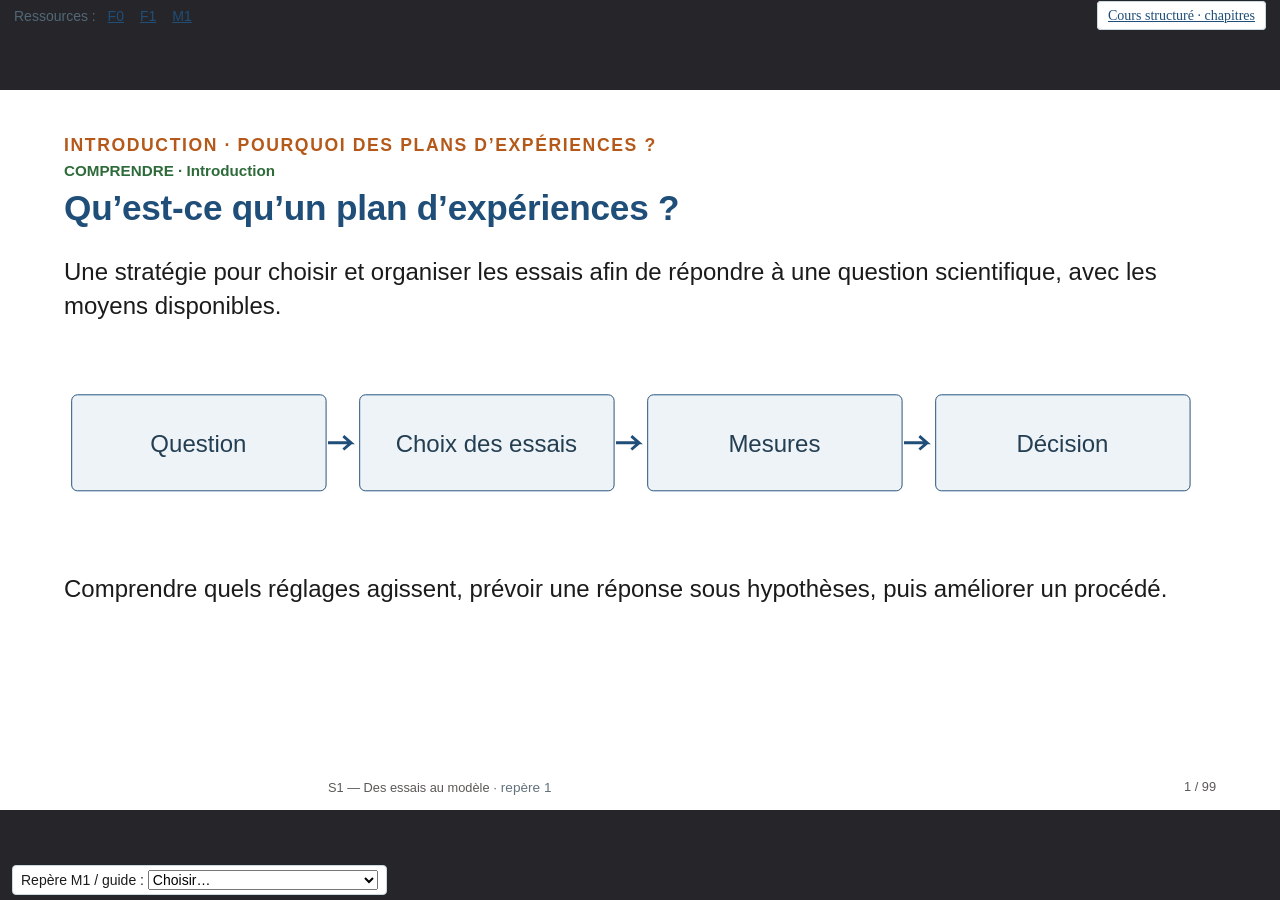
<file: session_01/slides/S1_slides.html>
<!doctype html>
<html lang="fr">
<head>
<meta charset="utf-8">
<meta name="viewport" content="width=device-width, initial-scale=1">
<title>S1 — Des essais au modèle</title>
<link rel="stylesheet" href="../../commun/web/vendor/katex/katex.min.css">
<link rel="stylesheet" href="../../commun/web/deck/deck.css">
<link rel="stylesheet" href="../../commun/web/css/plots.css">
<style>
  .worlds { display:grid; grid-template-columns: 1fr 1fr; gap: 40px; }
  .wA h3 { color: var(--s1); } .wB h3 { color: var(--s2); }
  .vote { display:flex; gap: 28px; margin-top: 16px; }
  .vote div { flex:1; border:3px solid var(--line); border-radius:14px; padding:18px 22px; font-size:28px; }
  .vote b { display:block; font-size: 34px; color: var(--brand); }
  .five td { font-size: 24px; text-align:left !important; }
  .mini { font-size: 20px !important; }
  .activity-mode { font-size:18px; color:var(--good); font-weight:650; margin:0 0 10px; }
  .labo-cue { font-size:20px !important; background:var(--good-soft); padding:10px 14px; border-radius:8px; }
  .labo-link { color:var(--brand); font-weight:700; text-decoration:underline; }
  .slide .small li { font-size:24px; margin:10px 0; }
  .slide .eq { font-size:31px; margin:12px 0; }
  .slide .box { margin-top:12px; }
  .slide .box p { margin:8px 0; }


/* V3 : diapositives distinctes et visuels de projection. */
.v3 h2{font-size:44px;margin-bottom:18px}.v3 .activity-mode{font-size:19px}.v3-body{flex:1;min-height:0}.v3-body p,.v3-lead{font-size:30px;line-height:1.4;margin:18px 0}.v3-columns,.science-grid{display:grid;grid-template-columns:minmax(0,1fr) minmax(0,1fr);gap:40px;align-items:center}
.takeaway{font-size:27px!important;line-height:1.35;padding:13px 0 13px 20px;border-left:6px solid #b5591b;margin:16px 0!important}.v3 .eq{font-size:36px;margin:20px 0}.v3-columns .eq{font-size:29px}.v3 .science-svg{width:100%;height:auto;max-height:435px;display:block}.science-svg text{font:25px 'Segoe UI',Arial,sans-serif;fill:#243e52}.science-svg text[fill]{fill:attr(fill)}
.v3 figure{margin:0}.v3 figcaption{font-size:22px;color:#455e71;text-align:center;margin-top:8px}.annotated-matrix{border-collapse:separate;border-spacing:5px;margin:14px auto;font-size:34px;text-align:center;border-left:3px solid #344f65;border-right:3px solid #344f65;max-width:100%}.annotated-matrix th{font-size:23px;padding:8px 15px;color:#4d6475}.annotated-matrix td{padding:9px 20px;background:#eff4f7}.annotated-matrix .term-0{color:#5b3f8c}.annotated-matrix .term-1{color:#1f4e79}.annotated-matrix .term-2{color:#b5591b}.matrix-beta td{color:#5b3f8c!important}.matrix-y td{color:#2e6b3a!important}.select-two td:nth-child(-n+2),.select-temperature td:nth-child(2){background:#fff0c4}.identical td:nth-child(2),.identical td:nth-child(3){background:#fff0c4}.matrix-transpose tr:nth-child(2) td{background:#fff0c4;color:#1f4e79}.science-svg text[fill="#1f4e79"]{fill:#1f4e79}.science-svg text[fill="#b5591b"]{fill:#b5591b}.science-svg text[fill="#896640"]{fill:#896640}
.equation-list{display:grid;gap:18px;margin:25px 0;font-size:38px}.equation-list>div{padding:18px 24px;background:#eff4f7;border-radius:6px}.equation-list span{display:inline-block;width:170px;color:#566a78;font-size:27px}.xtx-grid{display:grid;grid-template-columns:repeat(3,minmax(0,1fr));gap:16px}.dot-cell{padding:16px 14px;background:#eff4f7;border-radius:6px}.dot-cell b{font-size:24px;color:#1f4e79}.dot-terms{display:grid;grid-template-columns:repeat(4,1fr);gap:8px;font-size:21px;white-space:nowrap;margin:16px 0}.dot-cell strong{font-size:32px;color:#b5591b}.lab-actions{display:flex;gap:35px;margin:35px 0}.lab-actions a{font-size:32px;padding:18px 24px;border:2px solid #1f4e79;border-radius:6px;color:#1f4e79}.v3 .labo-cue{font-size:24px!important}.v3 .insight{border-left:5px solid #1f4e79;padding:12px 20px;margin:12px 0;background:#eff4f7;font-size:28px}.v3 .insight p{font-size:27px;margin:8px 0}.v3 .insight.limit{border-color:#b5591b;background:#fbefe6}.v3 .science-caption{font-size:24px}.v3 .step-label{display:none}
#s1-reperes{position:fixed;bottom:5px;left:12px;z-index:15;font:14px 'Segoe UI',sans-serif;background:#fff;padding:4px 8px;border:1px solid #ccd8e1;border-radius:4px}#s1-reperes select{font:inherit;max-width:230px}.slide-foot{padding-left:330px}.legacy-label{color:#62717b;font-size:17px}
body.print #s1-reperes,body.overview #s1-reperes{display:none}#s1-resources{position:fixed;top:8px;left:14px;z-index:15;font:14px 'Segoe UI',sans-serif;color:#526777}#s1-resources a{color:#1f4e79;margin:0 8px}body.print #s1-resources,body.overview #s1-resources{display:none}@media print{#s1-reperes,#s1-resources{display:none}.v3 .frag{opacity:1!important;transform:none!important;visibility:visible!important}.slide-foot{padding-left:0}}
body.print #structured-switch{display:none}@media print{#structured-switch{display:none!important}}
.matrix-journal-full td{padding-top:5px;padding-bottom:5px}
</style>
</head>
<body>
<main class="deck">
<section class="slide v3" data-source-slide="1"><div class="kicker">Introduction · Pourquoi des plans d’expériences ?</div><div class="activity-mode">COMPRENDRE · Introduction</div><h2>Qu’est-ce qu’un plan d’expériences ?</h2><div class="v3-body"><p class="v3-lead">Une stratégie pour choisir et organiser les essais afin de répondre à une question scientifique, avec les moyens disponibles.</p><svg class="science-svg" viewBox="0 0 1200 230" role="img" aria-label="Question scientifique, choix des essais, mesures, décision"><rect x="8" y="60" width="265" height="100" rx="6" fill="#edf3f7" stroke="#1f4e79"/><text x="140" y="120" text-anchor="middle">Question</text><path d="M275 110h24l-8-7m8 7l-8 7" stroke="#1f4e79" stroke-width="3" fill="none"/><rect x="308" y="60" width="265" height="100" rx="6" fill="#edf3f7" stroke="#1f4e79"/><text x="440" y="120" text-anchor="middle">Choix des essais</text><path d="M575 110h24l-8-7m8 7l-8 7" stroke="#1f4e79" stroke-width="3" fill="none"/><rect x="608" y="60" width="265" height="100" rx="6" fill="#edf3f7" stroke="#1f4e79"/><text x="740" y="120" text-anchor="middle">Mesures</text><path d="M875 110h24l-8-7m8 7l-8 7" stroke="#1f4e79" stroke-width="3" fill="none"/><rect x="908" y="60" width="265" height="100" rx="6" fill="#edf3f7" stroke="#1f4e79"/><text x="1040" y="120" text-anchor="middle">Décision</text></svg><p>Comprendre quels réglages agissent, prévoir une réponse sous hypothèses, puis améliorer un procédé.</p><p class="takeaway frag">On prépare les comparaisons avant de mesurer : le plan détermine ce que l’on pourra apprendre.</p></div></section>

<section class="slide v3" data-source-slide="1"><div class="kicker">Introduction · Comprendre la démarche du cours</div><div class="activity-mode">COMPRENDRE · Introduction</div><h2>Pourquoi faut-il expérimenter ?</h2><div class="v3-body"><p class="v3-lead">Un procédé ne livre pas spontanément les causes de ses variations.</p><svg class="science-svg" viewBox="0 0 1200 230" role="img" aria-label="Changer un réglage puis Mesurer puis Comparer puis Comprendre"><rect x="8" y="60" width="265" height="100" rx="6" fill="#edf3f7" stroke="#1f4e79"/><text x="140" y="120" text-anchor="middle">Changer un réglage</text><path d="M275 110h24l-8-7m8 7l-8 7" stroke="#1f4e79" stroke-width="3" fill="none"/><rect x="308" y="60" width="265" height="100" rx="6" fill="#edf3f7" stroke="#1f4e79"/><text x="440" y="120" text-anchor="middle">Mesurer</text><path d="M575 110h24l-8-7m8 7l-8 7" stroke="#1f4e79" stroke-width="3" fill="none"/><rect x="608" y="60" width="265" height="100" rx="6" fill="#edf3f7" stroke="#1f4e79"/><text x="740" y="120" text-anchor="middle">Comparer</text><path d="M875 110h24l-8-7m8 7l-8 7" stroke="#1f4e79" stroke-width="3" fill="none"/><rect x="908" y="60" width="265" height="100" rx="6" fill="#edf3f7" stroke="#1f4e79"/><text x="1040" y="120" text-anchor="middle">Comprendre</text></svg><p>En soudure : modifier la vitesse ou le mélange gazeux peut changer le nombre de défauts. Il faut des mesures pour savoir comment.</p><p class="takeaway frag">Une comparaison bien choisie met une hypothèse à l’épreuve. Une mesure isolée décrit un résultat.</p></div></section>

<section class="slide v3" data-source-slide="1"><div class="kicker">Introduction · Comprendre la démarche du cours</div><div class="activity-mode">COMPRENDRE · Introduction</div><h2>Quelle décision voulons-nous éclairer ?</h2><div class="v3-body"><table class="annotated-matrix"><thead><tr><th>Question scientifique</th><th>Pourquoi choisir les essais ?</th></tr></thead><tbody><tr><td>Comprendre</td><td>Repérer les réglages qui influencent une réponse.</td></tr><tr><td>Prévoir</td><td>Estimer ce qui se passerait ailleurs, sous un modèle.</td></tr><tr><td>Améliorer</td><td>Choisir des réglages puis vérifier leur performance.</td></tr></tbody></table><p class="takeaway frag">La bonne stratégie dépend de l’objectif, du budget et du risque acceptable.</p><p>Nous apprendrons à dire ce que les observations permettent de conclure — et ce qu’elles ne permettent pas encore de conclure.</p></div></section>

<section class="slide v3" data-source-slide="1"><div class="kicker">Introduction · Pourquoi des plans d’expériences ?</div><div class="activity-mode">COMPRENDRE · Introduction</div><h2>Quatre essais : séparer deux influences</h2><div class="v3-body"><div class="v3-columns"><figure><svg class="science-svg" viewBox="0 0 620 340" role="img" aria-label="Quatre essais sur une diagonale"><rect x="110" y="55" width="350" height="210" fill="#edf3f7" stroke="#536b80"/><path d="M110 35V265H500" stroke="#536b80" stroke-width="3" fill="none"/><text x="285" y="330" text-anchor="middle">Température (°C)</text><text x="15" y="25">Durée (h)</text><text x="110" y="295" text-anchor="middle">40</text><text x="460" y="295" text-anchor="middle">60</text><text x="90" y="270" text-anchor="end">1</text><text x="90" y="62" text-anchor="end">2</text><circle cx="110" cy="265" r="10" fill="#1f4e79"/><circle cx="227" cy="195" r="10" fill="#1f4e79"/><circle cx="343" cy="125" r="10" fill="#1f4e79"/><circle cx="460" cy="55" r="10" fill="#1f4e79"/></svg></figure><figure><svg class="science-svg" viewBox="0 0 620 340" role="img" aria-label="Quatre essais aux coins du domaine"><rect x="110" y="55" width="350" height="210" fill="#edf3f7" stroke="#536b80"/><path d="M110 35V265H500" stroke="#536b80" stroke-width="3" fill="none"/><text x="285" y="330" text-anchor="middle">Température (°C)</text><text x="15" y="25">Durée (h)</text><text x="110" y="295" text-anchor="middle">40</text><text x="460" y="295" text-anchor="middle">60</text><text x="90" y="270" text-anchor="end">1</text><text x="90" y="62" text-anchor="end">2</text><circle cx="110" cy="265" r="10" fill="#b5591b"/><circle cx="460" cy="265" r="10" fill="#b5591b"/><circle cx="110" cy="55" r="10" fill="#b5591b"/><circle cx="460" cy="55" r="10" fill="#b5591b"/></svg></figure></div><p class="v3-lead">Notre question : la température et la durée modifient-elles chacune le rendement ?</p><p>Pour le savoir, il faut pouvoir comparer deux températures à durée identique, puis deux durées à température identique.</p></div></section>

<section class="slide v3" data-source-slide="1"><div class="kicker">Introduction · Comprendre la démarche du cours</div><div class="activity-mode">COMPRENDRE · Introduction</div><h2>Comment allons-nous travailler ?</h2><div class="v3-body"><div style="display:flex;justify-content:space-between;align-items:center;gap:16px;padding:18px 24px;margin:18px 0;background:#edf3f7;font-size:32px" role="img" aria-label="Prédire, chercher en groupe, tester, formaliser"><span>Prédire</span><span>→</span><span>Chercher en groupe</span><span>→</span><span>Tester</span><span>→</span><span>Formaliser</span></div><table class="annotated-matrix"><thead><tr><th>Votre travail</th><th>Mon rôle d’enseignant</th></tr></thead><tbody><tr><td>Proposer et justifier des essais</td><td>Poser le problème et guider les étapes.</td></tr><tr><td>Comparer les idées en groupes de 3 ou 4</td><td>Animer la discussion et faire préciser les hypothèses.</td></tr><tr><td>Manipuler, observer et réviser une conclusion</td><td>Expliquer les notions, les calculs et les démonstrations.</td></tr></tbody></table><p class="takeaway">Vous proposez et testez ; nous expliquons ensuite les notions et les calculs ensemble.</p></div></section>

<section class="slide v3" data-source-slide="1"><div class="kicker">Introduction · Comprendre la démarche du cours</div><div class="activity-mode">COMPRENDRE · Introduction</div><h2>Quel support utiliser, et à quel moment ?</h2><div class="v3-body"><table class="annotated-matrix"><thead><tr><th>Support</th><th>Son rôle pendant la séance</th></tr></thead><tbody><tr><td>Ces slides</td><td>Suivre la question, les consignes et les explications collectives.</td></tr><tr><td>M1 · livret de missions</td><td>Écrire les prédictions, les observations et les conclusions.</td></tr><tr><td>Laboratoire · parcours guidé</td><td>Manipuler la mission annoncée, puis revenir au débat.</td></tr><tr><td>F0 et F1 · fascicules</td><td>Retrouver les méthodes et les démonstrations complètes.</td></tr></tbody></table><p class="takeaway">Gardez les slides et M1 ouverts. Le laboratoire s’ouvre sur consigne, puis nous revenons au collectif.</p></div></section>


<section class="slide v3" data-source-slide="1" ><div class="kicker">Enquête · Comment choisir les expériences pour comprendre un procédé ?</div><div class="activity-mode">COMPRENDRE · Contexte industriel</div><h2>Notre problème : quels réglages comparer ?</h2><div class="v3-body"><p class="v3-lead">Passons à un cas concret : extraire un pesticide d’un échantillon.</p><p>Nous cherchons à savoir si chauffer davantage améliore le rendement, et si prolonger l’extraction change ce gain.</p><p>Vous choisissez la température entre 40 et 60 °C et la durée entre 1 et 2 h. Après chaque extraction, on mesure le rendement récupéré (%).</p><p class="takeaway">Budget : quatre extractions. Avant de les choisir, identifions ce que nous réglons et ce que nous mesurons.</p></div></section>

<section class="slide v3" data-source-slide="1"><div class="kicker">Enquête introductive</div><div class="activity-mode">COMPRENDRE</div><h2>Que fait-on pendant une extraction ?</h2><div class="v3-body"><svg class="science-svg" viewBox="0 0 900 350" role="img" aria-label="Entrées contrôlées, procédé et réponse mesurée"><title>Entrées contrôlées, procédé et réponse mesurée</title><rect x="10" y="90" width="250" height="95" rx="8" fill="#dceaf8" stroke="#536b80"/><text x="135" y="146.5" text-anchor="middle" font-size="27">T et t choisis</text><path d="M270 140H310l-12 -8m12 8l-12 8" fill="none" stroke="#536b80" stroke-width="3"/><rect x="320" y="90" width="250" height="95" rx="8" fill="#dceaf8" stroke="#536b80"/><text x="445" y="146.5" text-anchor="middle" font-size="27">Extraction</text><path d="M580 140H620l-12 -8m12 8l-12 8" fill="none" stroke="#536b80" stroke-width="3"/><rect x="630" y="90" width="250" height="95" rx="8" fill="#e5f1e8" stroke="#536b80"/><text x="755" y="146.5" text-anchor="middle" font-size="27">Rendement (%)</text><text x="450" y="245" text-anchor="middle" font-size="25">Une condition définie → une réalisation → une réponse observée</text></svg><p class="v3-lead">Exemple : régler à 60 °C pendant 1 h, appliquer le protocole, puis mesurer le rendement.</p><p>La température et la durée sont choisies <strong>avant</strong> l’essai. Le rendement n’est connu qu’<strong>après</strong> la mesure.</p><p class="takeaway">Pour comparer deux extractions, on conserve le même protocole et on précise les réglages qui changent.</p></div></section>

<section class="slide v3" data-source-slide="1"><div class="kicker">Enquête introductive</div><div class="activity-mode">COMPRENDRE</div><h2>Facteur, niveau, domaine : trois idées différentes</h2><div class="v3-body"><svg class="science-svg" viewBox="0 0 900 350" role="img" aria-label="Niveaux des deux facteurs et domaine expérimental"><title>Niveaux des deux facteurs et domaine expérimental</title><path d="M110 90H790M110 240H790" stroke="#536b80" stroke-width="4"/><circle cx="110" cy="90" r="9" fill="#1f4e79"/><text x="110" y="65" text-anchor="middle" font-size="27">40 °C</text><circle cx="450" cy="90" r="9" fill="#1f4e79"/><text x="450" y="65" text-anchor="middle" font-size="27">50 °C</text><circle cx="790" cy="90" r="9" fill="#1f4e79"/><text x="790" y="65" text-anchor="middle" font-size="27">60 °C</text><circle cx="110" cy="240" r="9" fill="#b65321"/><text x="110" y="285" text-anchor="middle" font-size="27">1 h</text><circle cx="450" cy="240" r="9" fill="#b65321"/><text x="450" y="285" text-anchor="middle" font-size="27">1.5 h</text><circle cx="790" cy="240" r="9" fill="#b65321"/><text x="790" y="285" text-anchor="middle" font-size="27">2 h</text><text x="450" y="140" text-anchor="middle" font-size="24">Facteur température · 40 °C est un niveau</text><text x="450" y="330" text-anchor="middle" font-size="24">Domaine : tous les couples autorisés dans ces intervalles</text></svg><p>Un facteur peut influencer la réponse. Ici nous en choisissons deux à étudier et leurs niveaux, dans un domaine réalisable.</p></div></section>

<section class="slide v3" data-source-slide="1"><div class="kicker">Enquête introductive</div><div class="activity-mode">COMPRENDRE</div><h2>Ce que l’on règle… et ce qui peut aussi agir</h2><div class="v3-body"><svg class="science-svg" viewBox="0 0 900 350" role="img" aria-label="Facteurs contrôlés et influences parasites"><title>Facteurs contrôlés et influences parasites</title><rect x="15" y="90" width="260" height="90" rx="8" fill="#dceaf8" stroke="#536b80"/><text x="145" y="144" text-anchor="middle" font-size="27">Température, durée</text><path d="M285 135H340l-12 -8m12 8l-12 8" fill="none" stroke="#536b80" stroke-width="3"/><rect x="350" y="90" width="240" height="90" rx="8" fill="#dceaf8" stroke="#536b80"/><text x="470" y="144" text-anchor="middle" font-size="27">Extraction</text><path d="M600 135H650l-12 -8m12 8l-12 8" fill="none" stroke="#536b80" stroke-width="3"/><rect x="660" y="90" width="220" height="90" rx="8" fill="#e5f1e8" stroke="#536b80"/><text x="770" y="144" text-anchor="middle" font-size="27">Rendement</text><rect x="285" y="240" width="370" height="70" rx="8" fill="#fbe9da" stroke="#536b80"/><text x="470" y="284" text-anchor="middle" font-size="27">Lot, humidité, dérive</text><path d="M470 235V190l-8 12m8-12l8 12" fill="none" stroke="#b65321" stroke-width="3"/></svg><p class="takeaway">Un facteur parasite influence potentiellement le résultat sans être celui étudié. Maintenir ce qui peut l’être, consigner les changements ; organiser l’ordre des essais sera approfondi en séance 3.</p></div></section>

<section class="slide v3" data-source-slide="1"><div class="kicker">Enquête introductive</div><div class="activity-mode">COMPRENDRE puis CHERCHER</div><h2>Ce que nous cherchons aujourd’hui</h2><div class="v3-body"><p class="v3-lead">Nous voulons comparer l’effet de deux réglages sur le rendement.</p><ol><li>Reconnaître les réglages, le résultat mesuré et les limites autorisées.</li><li>Choisir quatre essais et expliquer quelles comparaisons ils permettent.</li><li>Proposer une prévision à un réglage non mesuré, en disant sur quelle hypothèse elle repose.</li></ol><p class="science-caption">Décision : changer un réglage. Risque : attribuer au réglage une différence due au bruit ou au lot d’échantillon.</p><p class="labo-cue">Commençons avec M1 : le petit exercice de lecture. Le choix du plan viendra ensuite.</p></div></section>
<section class="slide v3" data-source-slide="1"><div class="kicker">Application · Comprendre les choix expérimentaux</div><div class="activity-mode">FORMALISER · Synthèse</div><h2>Avant de concevoir : vérifier que nous parlons de la même chose</h2><div class="v3-body"><p class="v3-lead">Le prochain exercice sert à distinguer une décision expérimentale d’un résultat.</p><p><strong>Décision :</strong> choisir 60 °C et 1 h. <strong>Résultat :</strong> lire 34 % de rendement après l’extraction.</p><p class="takeaway">Nous n’avons pas encore à trouver le meilleur réglage. Nous apprenons à décrire un essai pour pouvoir le comparer à un autre.</p></div></section>


<section class="slide v3" data-source-slide="3" ><div class="kicker">Enquête · Comment choisir les expériences pour comprendre un procédé ?</div><div class="activity-mode">COMPRENDRE · Lire un essai</div><h2>Petit exercice : qu’avez-vous le droit de choisir ?</h2><div class="v3-body"><p class="v3-lead">Sur la slide suivante, identifiez les nombres choisis et le nombre mesuré.</p><p>Puis vérifiez une proposition : respecte-t-elle les deux limites du domaine ?</p><p>Température autorisée : 40 à 60 °C. Durée autorisée : 1 à 2 h.</p><p class="labo-cue">M1 → « Petits exercices ». Répondez seul, comparez à deux, puis nous corrigeons ensemble.</p></div></section>

<section class="slide v3" data-source-slide="exercices"><div class="kicker">Petits exercices</div><div class="activity-mode">CHERCHER puis FORMALISER · seul, puis à deux</div><h2>Lire une expérience avant de choisir un plan</h2><table class="annotated-matrix"><thead><tr><th>Température</th><th>Durée</th><th>Rendement</th></tr></thead><tbody><tr><td>60 °C</td><td>1 h</td><td>34 % mesurés</td></tr></tbody></table><p>Quels nombres sont choisis avant l’essai ? Lequel est observé après ? Un essai à 45 °C pendant 2,5 h appartient-il au domaine autorisé ?</p><div class="frag"><p>Température et durée sont réglées ; le rendement est mesuré. 2,5 h dépasse la limite de 2 h : le couple est hors domaine, même si la température est autorisée.</p></div><p class="takeaway frag">Une condition est un couple de réglages. Mesurer une réponse et choisir un facteur sont deux opérations différentes.</p></section>

<section class="slide v3" data-source-slide="2"><div class="kicker">Enquête · Comment choisir les expériences pour comprendre un procédé ?</div><div class="activity-mode">CHERCHER · choix en groupe</div><h2>Choisir quatre essais pour répondre à notre question</h2><div class="v3-body"><p class="v3-lead">Comment comparer l’effet de la température sans le confondre avec celui de la durée ?</p><ol><li>En groupes de 3 ou 4, choisissez quatre couples dans le domaine autorisé.</li><li>Représentez-les dans M1 ; repérez deux essais dont <strong>un seul réglage change</strong>.</li><li>Expliquez ce que cette comparaison permettra d’apprendre, puis ce qui restera inconnu.</li></ol><p class="labo-cue"><a href="../simulations/index.html?mission=intro&amp;mode=guide" target="_blank" rel="noopener">Laboratoire → Enquête</a> : étape 1, identifier ; étape 2, lire le domaine ; étape 3, saisir vos quatre essais. Revenez ensuite au collectif, sans chercher de solution automatique.</p></div></section>

<section class="slide v3" data-source-slide="4" ><div class="kicker">Enquête · Comment choisir les expériences pour comprendre un procédé ?</div><div class="activity-mode">CHERCHER · Discussion entre équipes</div><h2>Des points différents, des questions différentes</h2><div class="v3-body"><div class="v3-columns"><figure><svg class="science-svg" viewBox="0 0 640 410" role="img" aria-label="Domaine expérimental température durée"><rect x="130" y="70" width="360" height="240" fill="#edf3f7" stroke="#536b80" stroke-width="3"/><path d="M130 50V310H525" fill="none" stroke="#536b80" stroke-width="3"/><text x="310" y="390" text-anchor="middle">Température (°C)</text><text x="25" y="35">Durée (h)</text><text x="130" y="345" text-anchor="middle">40</text><text x="310" y="345" text-anchor="middle">50</text><text x="490" y="345" text-anchor="middle">60</text><text x="110" y="318" text-anchor="end">1</text><text x="110" y="198" text-anchor="end">1.5</text><text x="110" y="78" text-anchor="end">2</text><circle cx="130" cy="310" r="9" fill="#1f4e79"/><circle cx="490" cy="310" r="9" fill="#1f4e79"/><circle cx="130" cy="70" r="9" fill="#1f4e79"/><circle cx="490" cy="70" r="9" fill="#1f4e79"/></svg><figcaption>Explorer les quatre combinaisons</figcaption></figure><figure><svg class="science-svg" viewBox="0 0 640 410" role="img" aria-label="Domaine expérimental température durée"><rect x="130" y="70" width="360" height="240" fill="#edf3f7" stroke="#536b80" stroke-width="3"/><path d="M130 50V310H525" fill="none" stroke="#536b80" stroke-width="3"/><text x="310" y="390" text-anchor="middle">Température (°C)</text><text x="25" y="35">Durée (h)</text><text x="130" y="345" text-anchor="middle">40</text><text x="310" y="345" text-anchor="middle">50</text><text x="490" y="345" text-anchor="middle">60</text><text x="110" y="318" text-anchor="end">1</text><text x="110" y="198" text-anchor="end">1.5</text><text x="110" y="78" text-anchor="end">2</text><circle cx="130" cy="310" r="9" fill="#1f4e79"/><circle cx="310" cy="190" r="9" fill="#1f4e79"/><circle cx="310" cy="190" r="9" fill="#1f4e79"/><circle cx="490" cy="70" r="9" fill="#1f4e79"/></svg><figcaption>Suivre une diagonale et répéter au centre</figcaption></figure></div><p class="v3-lead">Que permet de comparer chaque stratégie ? Qu’est-ce qui restera difficile à séparer ?</p></div></section>

<section class="slide v3" data-source-slide="5" ><div class="kicker">Enquête · Comment choisir les expériences pour comprendre un procédé ?</div><div class="activity-mode">FORMALISER · Le codage devient utile</div><h2>Pourquoi changer l’écriture de nos réglages ?</h2><div class="v3-body"><p class="v3-lead">Nos essais sont choisis. Pour écrire leurs contributions dans une même équation, utilisons des repères communs.</p><table class="annotated-matrix" style="width:100%;font-size:30px"><tr><th>Réglage</th><th>Bas : −1</th><th>Milieu : 0</th><th>Haut : +1</th></tr><tr><td>Température</td><td>40 °C</td><td>50 °C</td><td>60 °C</td></tr><tr><td>Durée</td><td>1 h</td><td>1,5 h</td><td>2 h</td></tr></table><p class="takeaway">Le code indique où l’on est entre les bornes. Il change l’écriture, sans changer le réglage physique ni le rendement.</p></div></section>

<section class="slide v3" data-source-slide="6" ><div class="kicker">Enquête · Comment choisir les expériences pour comprendre un procédé ?</div><div class="activity-mode">FORMALISER · Application au plan choisi</div><h2>Coder un réglage, puis retrouver son unité</h2><div class="v3-body"><div class="eq">\[x_1=\frac{T-50}{10},\qquad x_2=\frac{t-1{,}5}{0{,}5}\]</div><p>Centre : 50 °C et 1,5 h. Pas du centre au niveau haut : 10 °C et 0,5 h.</p><div class="frag"><p class="v3-lead">55 °C → (55 − 50) / 10 = 0,5.</p><p>Code −1 en durée → 1,5 − 0,5 = 1 h.</p></div><p class="labo-cue">M1 : codez un essai de votre plan. <a href="../simulations/index.html?mission=intro&amp;mode=guide&amp;etape=5" target="_blank" rel="noopener">Laboratoire → Enquête → étape 5</a> : vérifiez le code de 55 °C. Puis revenez aux slides.</p></div></section>

<section class="slide v3" data-source-slide="7"><div class="kicker">Enquête · Comment choisir les expériences pour comprendre un procédé ?</div><div class="activity-mode">CHERCHER · Prédiction individuelle puis échange</div><h2>Une question nouvelle : prévoir entre deux mesures</h2><div class="v3-body"><p class="v3-lead">Nous savons décrire et choisir des essais. Peut-on maintenant prévoir une réponse sans refaire l’extraction ?</p><p>À durée fixée à 1 h, deux mesures d’archives sont disponibles :</p><table class="annotated-matrix" style="width:100%;font-size:30px"><tr><th>Température</th><th>40 °C</th><th>50 °C</th><th>60 °C</th></tr><tr><td>Rendement</td><td>20 % mesurés</td><td>Votre prévision ?</td><td>34 % mesurés</td></tr></table><p>Proposez une valeur à 50 °C et dites <strong>quelle évolution vous supposez</strong> entre 40 et 60 °C.</p><p class="science-caption">Ces archives servent à cet exemple de prévision ; ce ne sont pas les données des laboratoires A et B.</p></div></section>

<section class="slide v3" data-source-slide="8" ><div class="kicker">Enquête · Comment choisir les expériences pour comprendre un procédé ?</div><div class="activity-mode">FORMALISER · Expliciter le modèle</div><h2>« Je prends le milieu » : quel modèle utilisons-nous ?</h2><div class="v3-body"><p class="v3-lead">Si vous avez proposé 27 %, vous avez supposé une augmentation régulière du rendement.</p><div class="equation-list"><div>De 40 à 60 °C : 34 − 20 = 14 points</div><div class="frag">De 40 à 50 °C : la moitié du trajet → la moitié du gain</div><div class="frag">Prévision : 20 + 14 / 2 = 27 %</div></div><p class="takeaway frag">Ce raisonnement mental est déjà un modèle : « le même degré supplémentaire apporte le même gain ». La formule écrit cette hypothèse.</p></div></section>

<section class="slide v3" data-source-slide="8" ><div class="kicker">Enquête · Comment choisir les expériences pour comprendre un procédé ?</div><div class="activity-mode">FORMALISER · Vérification et limites</div><h2>Écrire notre raisonnement, puis le tester</h2><div class="v3-body"><p class="v3-lead">Le gain supposé par degré est 14 / 20 = 0,7 point/°C.</p><div class="eq">\[\hat y=20+0{,}7(T-40)\]</div><p>À 50 °C : 20 + 0,7 × 10 = 27 %. Le chapeau signifie « valeur prévue ».</p><div class="frag"><p><strong>Nouvelle mesure : 33 %.</strong> Notre prévision est trop basse de 6 points ; la répétabilité de cet exemple est d’environ 1 point.</p><p>Vérifions les mesures et le protocole. Si l’écart se confirme, l’hypothèse de gain constant doit être revue.</p></div><p class="labo-cue"><a href="../simulations/index.html?mission=intro&amp;mode=guide&amp;etape=6" target="_blank" rel="noopener">Laboratoire → Enquête, dernière étape</a> : noter 27 % et l’hypothèse, révéler, puis revenir aux slides. Un seul écart ne démontre pas une courbure.</p></div></section>

<section class="slide v3" data-source-slide="9" ><div class="kicker">Enquête · Comment choisir les expériences pour comprendre un procédé ?</div><div class="activity-mode">FORMALISER · Bilan et transition</div><h2>Pour prévoir, il faut dire ce que l’on suppose</h2><div class="v3-body"><p class="v3-lead">Choisir des essais permet de comparer. Un modèle permet ensuite de calculer une prévision.</p><p>Notre règle à gain constant n’était pas donnée par les deux mesures : nous l’avons supposée.</p><p class="takeaway">Avant de revenir aux deux réglages de l’extraction, essayons un problème plus simple : trois masses inconnues, dont les contributions s’additionnent physiquement.</p><p>Sur une balance, quelles combinaisons faut-il mesurer pour séparer les trois masses ?</p></div></section>

<section class="slide v3" data-source-slide="balances"><div class="kicker">Mission balances</div><div class="activity-mode">CHERCHER · Phase 1 · prédire, peser, confronter</div><h2>Trois masses inconnues : que faut-il peser ?</h2><div class="v3-body"><p class="v3-lead">La balance affiche la masse totale des objets posés ensemble. Elle est tarée, mais ses lectures fluctuent légèrement.</p><p>Trois objets A, B et C. Un exemplaire de chaque objet. Budget initial : trois pesées pour estimer leurs trois masses.</p><p><strong>Ne devinez pas les masses sans donnée.</strong> Choisissez les objets et dites seulement ce que vous mesurez : une masse seule, ou une somme.</p><p class="labo-cue"><a href="../simulations/index.html?mission=balances&amp;mode=guide" target="_blank" rel="noopener">Ouvrir le laboratoire → Balances → Phase 1</a>. Choisir, peser, noter. Les solutions restent cachées ; le mode sans bruit servira ensuite à expliquer les équations.</p></div></section>

<section class="slide v3" data-source-slide="balances"><div class="kicker">Mission balances</div><div class="activity-mode">CHERCHER · Confrontation entre équipes</div><h2>Vos trois pesées apportent-elles trois informations ?</h2><div class="v3-body"><p class="v3-lead">Comparez vos totaux avec une autre équipe avant d’ouvrir les équations.</p><ol><li>Quelles masses pouvez-vous réellement retrouver ?</li><li>Des pesées différentes peuvent-elles répéter la même information ?</li><li>Quelle pesée changeriez-vous ? Pourquoi ?</li></ol><p class="labo-cue">Laboratoire : « Comparer nos stratégies avant la solution ». Notez votre conclusion, puis revenez aux slides. M1 : tableau des pesées.</p></div></section>

<section class="slide v3" data-source-slide="balances" ><div class="kicker">Mission balances</div><div class="activity-mode">FORMALISER · Après la confrontation · révélation avec les flèches</div><h2>Compter les pesées ne suffit pas</h2><div class="v3-body"><p class="science-caption">Exemple sans bruit pour expliquer les équations. Dans vos pesées bruitées, les masses calculées sont des estimations.</p><div class="v3-columns"><div><h3>Trois fois A + B + C</h3><p class="frag">Trois totaux identiques : une seule équation indépendante.</p><h3>A, puis B, puis A + B</h3><p class="frag">La troisième équation est la somme des deux premières. C reste invisible : rang 2.</p></div><div class="frag"><h3>A + B, A + C, B + C</h3><table class="annotated-matrix"><thead><tr><th>mA</th><th>mB</th><th>mC</th><th>Total (g)</th></tr></thead><tbody><tr><td>1</td><td>1</td><td>0</td><td>50</td></tr><tr><td>1</td><td>0</td><td>1</td><td>70</td></tr><tr><td>0</td><td>1</td><td>1</td><td>80</td></tr></tbody></table><p>Trois équations indépendantes : rang 3.</p></div></div><p class="takeaway frag">Trois inconnues exigent au moins trois équations indépendantes dans ce modèle linéaire idéal.</p></div></section>

<section class="slide v3" data-source-slide="balances" ><div class="kicker">Mission balances</div><div class="activity-mode">FORMALISER · Après la confrontation · révélation avec les flèches</div><h2>Une pesée devient une ligne de X</h2><div class="v3-body"><p class="science-caption">Exemple sans bruit pour expliquer les équations. Dans vos pesées bruitées, les masses calculées sont des estimations.</p><div class="v3-columns"><table class="annotated-matrix"><thead><tr><th>mA</th><th>mB</th><th>mC</th><th>Total (g)</th></tr></thead><tbody><tr><td>1</td><td>1</td><td>0</td><td>50</td></tr><tr><td>1</td><td>0</td><td>1</td><td>70</td></tr><tr><td>0</td><td>1</td><td>1</td><td>80</td></tr></tbody></table><div><p>1 = objet présent ; 0 = absent.</p><div class="eq">\[m_A+m_B=50\]</div><div class="frag"><div class="eq">\[m_A+m_C=70,\quad m_B+m_C=80\]</div></div><p class="frag">50 + 70 − 80 = 2mA : mA = 20 g. Puis mB = 30 g et mC = 50 g.</p></div></div><p class="takeaway frag">X m = y : les combinaisons sont connues, les masses sont cherchées. Une ligne par pesée, une colonne par inconnue.</p></div></section>

<section class="slide v3" data-source-slide="balances"><div class="kicker">Mission balances · Information, bruit et précision</div><div class="activity-mode">CHERCHER</div><h2>Même combinaison : pourquoi répéter la mesure ?</h2><div class="v3-body"><p class="v3-lead">Les premières lectures étaient déjà bruitées. Isolons maintenant cette variation en gardant toujours A + B.</p><p>La masse posée ne change pas. La lecture peut changer. Que devrait apporter la moyenne de plusieurs lectures ?</p><p class="labo-cue"><a href="../simulations/index.html?mission=balances&amp;mode=guide&amp;phase=noise" target="_blank" rel="noopener">Laboratoire → Balances → Phase 2 · Répéter</a>. Répétez A + B au moins trois fois, observez la dispersion, puis révélez l’explication. Aucune prévision numérique n’est demandée.</p></div></section>

<section class="slide v3" data-source-slide="balances"><div class="kicker">Mission balances · Information, bruit et précision</div><div class="activity-mode">FORMALISER · après les répétitions</div><h2>La masse reste fixe ; nos observations varient</h2><div class="v3-body"><div class="v3-columns"><figure><svg class="science-svg" viewBox="0 0 900 370" role="img" aria-label="Répétitions bruitées d’une même combinaison"><title>Répétitions bruitées d’une même combinaison</title><path d="M90 35V300H820" stroke="#536b80" fill="none" stroke-width="3"/><text x="30" y="25" font-size="22">Masse observée (g)</text><text x="450" y="345" text-anchor="middle" font-size="23">Numéro de pesée · même combinaison A + B</text><text x="80" y="282" text-anchor="end" font-size="22">44</text><text x="80" y="210" text-anchor="end" font-size="22">48</text><text x="80" y="174" text-anchor="end" font-size="22">50</text><text x="80" y="138" text-anchor="end" font-size="22">52</text><text x="80" y="66" text-anchor="end" font-size="22">56</text><path d="M90 167H820" stroke="#2e6b3a" stroke-dasharray="7 5"/><text x="810" y="155" text-anchor="end" font-size="21">Masse vraie : 50 g</text><circle cx="120" cy="183.22440625224658" r="7" fill="#1f4e79"/><text x="120" y="325" text-anchor="middle" font-size="22">1</text><circle cx="240" cy="124.86286776806577" r="7" fill="#1f4e79"/><text x="240" y="325" text-anchor="middle" font-size="22">2</text><circle cx="360" cy="191.08641839934154" r="7" fill="#1f4e79"/><text x="360" y="325" text-anchor="middle" font-size="22">3</text><circle cx="480" cy="189.18825909793685" r="7" fill="#1f4e79"/><text x="480" y="325" text-anchor="middle" font-size="22">4</text><circle cx="600" cy="154.70793542526263" r="7" fill="#1f4e79"/><text x="600" y="325" text-anchor="middle" font-size="22">5</text><circle cx="720" cy="98.24582598409285" r="7" fill="#1f4e79"/><text x="720" y="325" text-anchor="middle" font-size="22">6</text></svg><figcaption>Six premiers tirages, graine 2026 · σ = 2 g</figcaption></figure><div><p>Une lecture = masse vraie + erreur.</p><div class="frag"><p>Moyenne : 50,56 g.</p><p>Variance corrigée : 4,55 g².<br>Écart-type observé : 2,13 g.</p></div><p class="frag">La variance utilise les carrés des écarts à la moyenne, divisés par n − 1. L’écart-type en est la racine : il retrouve l’unité gramme.</p></div></div><p class="takeaway frag">Répéter stabilise la moyenne d’une somme ; cela ne sépare pas les masses qui restent confondues.</p></div></section>

<section class="slide v3" data-source-slide="balances"><div class="kicker">Mission balances · Information, bruit et précision</div><div class="activity-mode">FORMALISER · comparer bruit et biais</div><h2>Une moyenne plus stable peut rester décalée</h2><div class="v3-body"><figure><svg class="science-svg" viewBox="0 0 900 370" role="img" aria-label="Mêmes tirages, décalage systématique de deux grammes"><title>Mêmes tirages, décalage systématique de deux grammes</title><path d="M90 35V300H820" stroke="#536b80" fill="none" stroke-width="3"/><text x="30" y="25" font-size="22">Masse observée (g)</text><text x="450" y="345" text-anchor="middle" font-size="23">Numéro de pesée · même combinaison A + B</text><text x="80" y="282" text-anchor="end" font-size="22">44</text><text x="80" y="210" text-anchor="end" font-size="22">48</text><text x="80" y="174" text-anchor="end" font-size="22">50</text><text x="80" y="138" text-anchor="end" font-size="22">52</text><text x="80" y="66" text-anchor="end" font-size="22">56</text><path d="M90 167H820" stroke="#2e6b3a" stroke-dasharray="7 5"/><text x="810" y="155" text-anchor="end" font-size="21">Masse vraie : 50 g</text><circle cx="120" cy="183.22440625224658" r="7" fill="#1f4e79"/><text x="120" y="325" text-anchor="middle" font-size="22">1</text><circle cx="120" cy="147.22440625224658" r="7" fill="#b65321"/><circle cx="240" cy="124.86286776806577" r="7" fill="#1f4e79"/><text x="240" y="325" text-anchor="middle" font-size="22">2</text><circle cx="240" cy="88.86286776806577" r="7" fill="#b65321"/><circle cx="360" cy="191.08641839934154" r="7" fill="#1f4e79"/><text x="360" y="325" text-anchor="middle" font-size="22">3</text><circle cx="360" cy="155.08641839934154" r="7" fill="#b65321"/><circle cx="480" cy="189.18825909793685" r="7" fill="#1f4e79"/><text x="480" y="325" text-anchor="middle" font-size="22">4</text><circle cx="480" cy="153.18825909793685" r="7" fill="#b65321"/><circle cx="600" cy="154.70793542526263" r="7" fill="#1f4e79"/><text x="600" y="325" text-anchor="middle" font-size="22">5</text><circle cx="600" cy="118.70793542526263" r="7" fill="#b65321"/><circle cx="720" cy="98.24582598409285" r="7" fill="#1f4e79"/><text x="720" y="325" text-anchor="middle" font-size="22">6</text><circle cx="720" cy="62.245825984092846" r="7" fill="#b65321"/></svg><figcaption>Bleu : bruit centré · orange : mêmes erreurs + défaut de tare de 2 g</figcaption></figure><p class="takeaway frag">Le bruit fait fluctuer les observations. Le biais décale leur moyenne. Répéter réduit la fluctuation de la moyenne, pas le défaut de tare.</p></div></section>

<section class="slide v3" data-source-slide="balances"><div class="kicker">Mission balances · Information, bruit et précision</div><div class="activity-mode">CHERCHER</div><h2>Même budget : comparer deux stratégies de six pesées</h2><div class="v3-body"><p class="v3-lead">Séparer les masses ne suffit pas : nous voulons aussi des estimations qui varient peu sous bruit.</p><ol><li><a href="../simulations/index.html?mission=balances&amp;mode=guide&amp;phase=precision" target="_blank" rel="noopener">Ouvrez « Phase 3 · Comparer les stratégies »</a>, accessible en haut du laboratoire.</li><li>Choisissez « Chaque objet deux fois », puis réalisez les six pesées.</li><li>Essayez « Chaque paire deux fois » avec le même budget. Comparez les estimations.</li><li>Après l’échange en groupe, révélez les campagnes répétées pour juger leur dispersion.</li></ol><p class="takeaway">Une seule campagne ne permet pas de dire sûrement quelle stratégie est la plus précise.</p></div></section>

<section class="slide v3" data-source-slide="balances"><div class="kicker">Mission balances · Information, bruit et précision</div><div class="activity-mode">FORMALISER · après les campagnes</div><h2>Une campagne ne suffit pas à classer les stratégies</h2><div class="v3-body"><p class="v3-lead">Les masses estimées changent quand on recommence les six pesées.</p><p class="labo-cue">Après la comparaison entre groupes : « Comparer la dispersion sur 200 campagnes virtuelles ». Chaque point du nuage est une estimation issue d’une campagne complète.</p><div class="frag"><p>Critère : écart-type de chaque masse estimée, en grammes. Plus il est faible, plus l’estimation varie peu d’une campagne à l’autre.</p><p>Objets séparés : √2 ≈ 1,41 g par masse.<br>Paires répétées : √1,5 ≈ 1,22 g par masse.<br>Totaux puis A et B : 2 ; 2 ; 3 g.</p></div><p class="takeaway frag">Même budget de six pesées, même rang 3, précisions différentes. Résultats sous erreurs indépendantes, σ = 2 g, tare connue.</p></div></section>

<section class="slide v3" data-source-slide="balances"><div class="kicker">Mission balances · Information, bruit et précision</div><div class="activity-mode">FORMALISER · transition vers le modèle</div><h2>Ce que les balances nous ont appris</h2><div class="v3-body"><div class="v3-columns"><div><h3>Information indépendante</h3><p>Les combinaisons choisies permettent-elles de séparer les masses ?</p><p class="frag">C’est la question du rang et de l’identifiabilité.</p></div><div><h3>Précision</h3><p>Les masses estimées changent-elles beaucoup lorsque les mesures fluctuent ?</p><p class="frag">Elle dépend du bruit, du plan et des répétitions.</p></div></div><p class="takeaway frag">Une nouvelle pesée n’est pas forcément une nouvelle direction. Une répétition peut être utile sans ajouter de direction.</p><p class="labo-cue">Retour aux slides : comparons maintenant les contributions de deux réglages. Nous reviendrons aux matrices dans C.</p></div></section>

<section class="slide v3" data-source-slide="balances" ><div class="kicker">Mission balances</div><div class="activity-mode">FORMALISER · Après la confrontation · révélation avec les flèches</div><h2>Du plateau au procédé : même logique, autre modèle</h2><div class="v3-body"><div class="v3-columns"><div><h3>Balance tarée</h3><p>Une équation physique additive : somme des masses présentes.</p><p>X : les objets présents.<br>Inconnues : les trois masses.</p></div><div class="frag"><h3>Extraction</h3><p>Une règle de prévision choisie : constante + contributions des facteurs.</p><p>Nous allons comparer les gains des deux facteurs. Les matrices du modèle seront reprises en C, après l’interaction et la confusion.</p></div></div><p class="takeaway frag">Un rang complet permet de séparer les inconnues du modèle. Il ne garantit ni sa validité physique, ni une bonne précision.</p></div></section>

<section class="slide v3" data-source-slide="10" ><div class="kicker">Mission A</div><div class="activity-mode">COMPRENDRE · Transition scientifique · Retour au problème de l’extraction</div><h2>Retour à l’extraction : les gains s’additionnent-ils ?</h2><div class="v3-body"><p class="v3-lead">Sur la balance, la masse de A + B est physiquement la somme des masses.</p><p>Pour un rendement d’extraction, rien ne garantit que « chauffer davantage » et « attendre davantage » apportent deux gains indépendants.</p><p class="takeaway">Notre nouvelle question : le gain obtenu en chauffant est-il le même après 1 h et après 2 h ?</p></div></section>

<section class="slide v3" data-source-slide="10"><div class="kicker">Mission A</div><div class="activity-mode">FORMALISER · Travaillez dans M1 avec les fiches et les enveloppes</div><h2>Faut-il mesurer la quatrième combinaison ?</h2><div class="v3-body"><p class="v3-lead">Deux réglages possibles par facteur : 40 ou 60 °C ; 1 ou 2 h. Cela donne quatre combinaisons.</p><p>Une équipe propose trois essais : le départ (40 °C, 1 h), puis changer seulement la température, puis seulement la durée.</p><p>L’autre veut aussi mesurer (60 °C, 2 h), où les deux réglages sont au niveau haut.</p><p class="takeaway">Peut-on économiser le quatrième essai en additionnant les deux gains ? Quelle hypothèse cela demande-t-il ?</p><p class="labo-cue">M1 → Mission A : choisir une stratégie, puis préparer l’argumentation avec votre fiche. Enveloppes fermées.</p></div></section>

<section class="slide v3" data-source-slide="11"><div class="kicker">Mission A · Préparer et comparer</div><div class="activity-mode">CHERCHER · Préparation en groupe dans M1</div><h2>Deux stratégies : quels points seront mesurés ?</h2><div class="v3-body"><div class="v3-columns"><figure><svg class="science-svg v3-svg" viewBox="0 0 640 420" role="img" aria-label="Trois essais : un facteur à la fois"><title>Trois essais : un facteur à la fois</title><text x="25" y="35" >Durée (h)</text><line x1="115" y1="75" x2="115" y2="325" stroke="#d9e1e7" /><line x1="115" y1="325" x2="505" y2="325" stroke="#d9e1e7" /><text x="115" y="359" text-anchor="middle">40 °C</text><text x="95" y="333" text-anchor="end">1</text><line x1="310" y1="75" x2="310" y2="325" stroke="#d9e1e7" /><line x1="115" y1="200" x2="505" y2="200" stroke="#d9e1e7" /><text x="310" y="359" text-anchor="middle">50 °C</text><text x="95" y="208" text-anchor="end">1,5</text><line x1="505" y1="75" x2="505" y2="325" stroke="#d9e1e7" /><line x1="115" y1="75" x2="505" y2="75" stroke="#d9e1e7" /><text x="505" y="359" text-anchor="middle">60 °C</text><text x="95" y="83" text-anchor="end">2</text><line x1="115" y1="325" x2="525" y2="325" stroke="#334b60" /><line x1="115" y1="325" x2="115" y2="60" stroke="#334b60" /><text x="310" y="402" text-anchor="middle">Température</text><g ><circle cx="115" cy="325" r="8" fill="#1f4e79"/><text x="135" y="309" fill="#1f4e79"></text></g><g ><circle cx="505" cy="325" r="8" fill="#1f4e79"/><text x="525" y="309" fill="#1f4e79"></text></g><g ><circle cx="115" cy="75" r="8" fill="#1f4e79"/><text x="135" y="59" fill="#1f4e79"></text></g></svg><figcaption>Trois essais : un facteur à la fois</figcaption></figure><figure><svg class="science-svg v3-svg" viewBox="0 0 640 420" role="img" aria-label="Quatre essais : toutes les combinaisons"><title>Quatre essais : toutes les combinaisons</title><text x="25" y="35" >Durée (h)</text><line x1="115" y1="75" x2="115" y2="325" stroke="#d9e1e7" /><line x1="115" y1="325" x2="505" y2="325" stroke="#d9e1e7" /><text x="115" y="359" text-anchor="middle">40 °C</text><text x="95" y="333" text-anchor="end">1</text><line x1="310" y1="75" x2="310" y2="325" stroke="#d9e1e7" /><line x1="115" y1="200" x2="505" y2="200" stroke="#d9e1e7" /><text x="310" y="359" text-anchor="middle">50 °C</text><text x="95" y="208" text-anchor="end">1,5</text><line x1="505" y1="75" x2="505" y2="325" stroke="#d9e1e7" /><line x1="115" y1="75" x2="505" y2="75" stroke="#d9e1e7" /><text x="505" y="359" text-anchor="middle">60 °C</text><text x="95" y="83" text-anchor="end">2</text><line x1="115" y1="325" x2="525" y2="325" stroke="#334b60" /><line x1="115" y1="325" x2="115" y2="60" stroke="#334b60" /><text x="310" y="402" text-anchor="middle">Température</text><g ><circle cx="115" cy="325" r="8" fill="#1f4e79"/><text x="135" y="309" fill="#1f4e79"></text></g><g ><circle cx="505" cy="325" r="8" fill="#1f4e79"/><text x="525" y="309" fill="#1f4e79"></text></g><g ><circle cx="115" cy="75" r="8" fill="#1f4e79"/><text x="135" y="59" fill="#1f4e79"></text></g><g ><circle cx="505" cy="75" r="8" fill="#1f4e79"/><text x="525" y="59" fill="#1f4e79"></text></g></svg><figcaption>Quatre essais : toutes les combinaisons</figcaption></figure></div><p class="v3-lead">Avec votre fiche, dessinez les points mesurés. Préparez un avantage, une limite et l’hypothèse nécessaire pour prévoir le point manquant.</p></div></section>

<section class="slide v3" data-source-slide="11" ><div class="kicker">Mission A · Préparer et comparer</div><div class="activity-mode">CHERCHER · Confrontation entre équipes</div><h2>Confrontez les deux stratégies</h2><div class="v3-body"><div class="v3-columns"><div><p class="v3-lead"><b>Trois essais : un facteur à la fois.</b><br>Comment prévoir le quatrième résultat sans le mesurer ?</p></div><div><p class="v3-lead"><b>Quatre essais : toutes les combinaisons.</b><br>Quelle comparaison supplémentaire devient possible ?</p></div></div><p class="takeaway"> Échangez entre les groupes du même cas A ou B. Cherchez l’hypothèse et une objection. Gardez les enveloppes fermées.</p></div></section>

<section class="slide v3" data-source-slide="12"><div class="kicker">Mission A · Prévoir avant de révéler</div><div class="activity-mode">FORMALISER · Travaillez dans M1 avec les fiches et les enveloppes</div><h2>Peut-on additionner les gains ?</h2><table class="t"><tr><th>Réglages</th><th>Laboratoire A</th><th>Laboratoire B</th></tr><tr><td>40 °C ; 1 h</td><td>23 %</td><td>17 %</td></tr><tr><td>60 °C ; 1 h</td><td>37 %</td><td>43 %</td></tr><tr><td>40 °C ; 2 h</td><td>41 %</td><td>65 %</td></tr></table><p>Départ + gain température + gain durée : que prévoir à 60 °C pendant 2 h ?</p><div class="box frag" style="margin-top:20px"><p>A : 23 + (37 − 23) + (41 − 23) = <b>55 %</b>.<br>B : 17 + (43 − 17) + (65 − 17) = <b>91 %</b>.</p></div></section>

<section class="slide v3" data-source-slide="13"><div class="kicker">Mission A · Résultats révélés</div><div class="activity-mode">FORMALISER · Travaillez dans M1 avec les fiches et les enveloppes</div><h2>Le quatrième essai teste notre hypothèse</h2><div class="v3-body"><p class="v3-lead">Nous ne refaisons pas la prévision : nous la comparons maintenant à la mesure qui manquait.</p><table class="annotated-matrix" style="width:100%;font-size:30px"><tr><th></th><th>Cas A</th><th>Cas B</th></tr><tr><td>Prévision en additionnant les gains</td><td>55 %</td><td>91 %</td></tr><tr class="frag"><td>Mesure à 60 °C, 2 h</td><td>59 %</td><td>35 %</td></tr><tr class="frag"><td>Mesure − prévision</td><td>+4 points</td><td>−56 points</td></tr></table><p class="takeaway frag">L’addition des gains ne restitue pas ces résultats exactement. Pour comprendre pourquoi, comparons graphiquement le gain de température à chaque durée.</p><p class="labo-cue">Ouvrir les enveloppes, noter le quatrième résultat dans M1, puis suivre les graphiques ensemble.</p></div></section>

<section class="slide v3" data-source-slide="14" ><div class="kicker">Mission A · Nommer le constat</div><div class="activity-mode">FORMALISER · Explication après les échanges</div><h2>À une heure : quel est l’effet de la température ?</h2><div class="v3-body"><div class="v3-columns"><figure><svg class="science-svg v3-svg" viewBox="0 0 640 420" role="img" aria-label="Cas A : réponse selon la température, pour chaque durée"><title>Cas A : réponse selon la température, pour chaque durée</title><text x="20" y="30" >Rendement (%)</text><line x1="105" y1="325" x2="505" y2="325" stroke="#d9e1e7" /><text x="85" y="332" text-anchor="end">10</text><line x1="105" y1="245" x2="505" y2="245" stroke="#d9e1e7" /><text x="85" y="252" text-anchor="end">30</text><line x1="105" y1="165" x2="505" y2="165" stroke="#d9e1e7" /><text x="85" y="172" text-anchor="end">50</text><line x1="105" y1="85" x2="505" y2="85" stroke="#d9e1e7" /><text x="85" y="92" text-anchor="end">70</text><line x1="105" y1="325" x2="520" y2="325" stroke="#334b60" /><line x1="105" y1="325" x2="105" y2="70" stroke="#334b60" /><text x="105" y="355" text-anchor="middle">40 °C</text><text x="505" y="355" text-anchor="middle">60 °C</text><text x="305" y="400" text-anchor="middle">Température</text><g><circle cx="105" cy="273" r="8" fill="#1f4e79"/><text x="105" y="257" text-anchor="middle">23</text><circle cx="505" cy="217" r="8" fill="#1f4e79"/><text x="505" y="201" text-anchor="middle">37</text><text x="535" y="225" fill="#1f4e79">1 h</text><g class="frag"><line x1="105" y1="273" x2="505" y2="217" stroke="#1f4e79" stroke-width="5" /></g></g></svg><figcaption>Cas A · trait bleu : 1 h · pointillés orange : 2 h</figcaption></figure><figure><svg class="science-svg v3-svg" viewBox="0 0 640 420" role="img" aria-label="Cas B : réponse selon la température, pour chaque durée"><title>Cas B : réponse selon la température, pour chaque durée</title><text x="20" y="30" >Rendement (%)</text><line x1="105" y1="325" x2="505" y2="325" stroke="#d9e1e7" /><text x="85" y="332" text-anchor="end">10</text><line x1="105" y1="245" x2="505" y2="245" stroke="#d9e1e7" /><text x="85" y="252" text-anchor="end">30</text><line x1="105" y1="165" x2="505" y2="165" stroke="#d9e1e7" /><text x="85" y="172" text-anchor="end">50</text><line x1="105" y1="85" x2="505" y2="85" stroke="#d9e1e7" /><text x="85" y="92" text-anchor="end">70</text><line x1="105" y1="325" x2="520" y2="325" stroke="#334b60" /><line x1="105" y1="325" x2="105" y2="70" stroke="#334b60" /><text x="105" y="355" text-anchor="middle">40 °C</text><text x="505" y="355" text-anchor="middle">60 °C</text><text x="305" y="400" text-anchor="middle">Température</text><g><circle cx="105" cy="297" r="8" fill="#1f4e79"/><text x="105" y="281" text-anchor="middle">17</text><circle cx="505" cy="193" r="8" fill="#1f4e79"/><text x="505" y="177" text-anchor="middle">43</text><text x="535" y="201" fill="#1f4e79">1 h</text><g class="frag"><line x1="105" y1="297" x2="505" y2="193" stroke="#1f4e79" stroke-width="5" /></g></g></svg><figcaption>Cas B · trait bleu : 1 h · pointillés orange : 2 h</figcaption></figure></div><div class="frag"><p class="takeaway">De 40 à 60 °C : cas A, +14 points ; cas B, +26 points. Gardons la durée constante.</p></div></div></section>

<section class="slide v3" data-source-slide="14" ><div class="kicker">Mission A · Nommer le constat</div><div class="activity-mode">FORMALISER · Explication après les échanges</div><h2>À deux heures : retrouve-t-on le même gain ?</h2><div class="v3-body"><div class="v3-columns"><figure><svg class="science-svg v3-svg" viewBox="0 0 640 420" role="img" aria-label="Cas A : réponse selon la température, pour chaque durée"><title>Cas A : réponse selon la température, pour chaque durée</title><text x="20" y="30" >Rendement (%)</text><line x1="105" y1="325" x2="505" y2="325" stroke="#d9e1e7" /><text x="85" y="332" text-anchor="end">10</text><line x1="105" y1="245" x2="505" y2="245" stroke="#d9e1e7" /><text x="85" y="252" text-anchor="end">30</text><line x1="105" y1="165" x2="505" y2="165" stroke="#d9e1e7" /><text x="85" y="172" text-anchor="end">50</text><line x1="105" y1="85" x2="505" y2="85" stroke="#d9e1e7" /><text x="85" y="92" text-anchor="end">70</text><line x1="105" y1="325" x2="520" y2="325" stroke="#334b60" /><line x1="105" y1="325" x2="105" y2="70" stroke="#334b60" /><text x="105" y="355" text-anchor="middle">40 °C</text><text x="505" y="355" text-anchor="middle">60 °C</text><text x="305" y="400" text-anchor="middle">Température</text><g><circle cx="105" cy="273" r="8" fill="#1f4e79"/><text x="105" y="257" text-anchor="middle">23</text><circle cx="505" cy="217" r="8" fill="#1f4e79"/><text x="505" y="201" text-anchor="middle">37</text><text x="535" y="225" fill="#1f4e79">1 h</text><g class="frag"><line x1="105" y1="273" x2="505" y2="217" stroke="#1f4e79" stroke-width="5" /></g></g><g><circle cx="105" cy="201" r="8" fill="#b5591b"/><text x="105" y="185" text-anchor="middle">41</text><circle cx="505" cy="129" r="8" fill="#b5591b"/><text x="505" y="113" text-anchor="middle">59</text><text x="535" y="137" fill="#b5591b">2 h</text><g class="frag"><line x1="105" y1="201" x2="505" y2="129" stroke="#b5591b" stroke-width="5" stroke-dasharray="10 6"/></g></g></svg><figcaption>Cas A · trait bleu : 1 h · pointillés orange : 2 h</figcaption></figure><figure><svg class="science-svg v3-svg" viewBox="0 0 640 420" role="img" aria-label="Cas B : réponse selon la température, pour chaque durée"><title>Cas B : réponse selon la température, pour chaque durée</title><text x="20" y="30" >Rendement (%)</text><line x1="105" y1="325" x2="505" y2="325" stroke="#d9e1e7" /><text x="85" y="332" text-anchor="end">10</text><line x1="105" y1="245" x2="505" y2="245" stroke="#d9e1e7" /><text x="85" y="252" text-anchor="end">30</text><line x1="105" y1="165" x2="505" y2="165" stroke="#d9e1e7" /><text x="85" y="172" text-anchor="end">50</text><line x1="105" y1="85" x2="505" y2="85" stroke="#d9e1e7" /><text x="85" y="92" text-anchor="end">70</text><line x1="105" y1="325" x2="520" y2="325" stroke="#334b60" /><line x1="105" y1="325" x2="105" y2="70" stroke="#334b60" /><text x="105" y="355" text-anchor="middle">40 °C</text><text x="505" y="355" text-anchor="middle">60 °C</text><text x="305" y="400" text-anchor="middle">Température</text><g><circle cx="105" cy="297" r="8" fill="#1f4e79"/><text x="105" y="281" text-anchor="middle">17</text><circle cx="505" cy="193" r="8" fill="#1f4e79"/><text x="505" y="177" text-anchor="middle">43</text><text x="535" y="201" fill="#1f4e79">1 h</text><g class="frag"><line x1="105" y1="297" x2="505" y2="193" stroke="#1f4e79" stroke-width="5" /></g></g><g><circle cx="105" cy="105" r="8" fill="#b5591b"/><text x="105" y="89" text-anchor="middle">65</text><circle cx="505" cy="225" r="8" fill="#b5591b"/><text x="505" y="209" text-anchor="middle">35</text><text x="535" y="233" fill="#b5591b">2 h</text><g class="frag"><line x1="105" y1="105" x2="505" y2="225" stroke="#b5591b" stroke-width="5" stroke-dasharray="10 6"/></g></g></svg><figcaption>Cas B · trait bleu : 1 h · pointillés orange : 2 h</figcaption></figure></div><div class="frag"><p class="takeaway">Cas A : +18 points à 2 h ; cas B : −30 points à 2 h. Comparez avec les gains à 1 h : des gains différents donnent des segments non parallèles. C’est une interaction observée ; son importance doit être confrontée au bruit.</p></div></div></section>

<section class="slide v3" data-source-slide="14" ><div class="kicker">Mission A · Nommer le constat</div><div class="activity-mode">FORMALISER · Explication après les échanges</div><h2>Interaction : comparer les effets, pas les niveaux</h2><div class="v3-body"><div class="v3-columns"><figure><svg class="science-svg v3-svg" viewBox="0 0 640 420" role="img" aria-label="Cas A : réponse selon la température, pour chaque durée"><title>Cas A : réponse selon la température, pour chaque durée</title><text x="20" y="30" >Rendement (%)</text><line x1="105" y1="325" x2="505" y2="325" stroke="#d9e1e7" /><text x="85" y="332" text-anchor="end">10</text><line x1="105" y1="245" x2="505" y2="245" stroke="#d9e1e7" /><text x="85" y="252" text-anchor="end">30</text><line x1="105" y1="165" x2="505" y2="165" stroke="#d9e1e7" /><text x="85" y="172" text-anchor="end">50</text><line x1="105" y1="85" x2="505" y2="85" stroke="#d9e1e7" /><text x="85" y="92" text-anchor="end">70</text><line x1="105" y1="325" x2="520" y2="325" stroke="#334b60" /><line x1="105" y1="325" x2="105" y2="70" stroke="#334b60" /><text x="105" y="355" text-anchor="middle">40 °C</text><text x="505" y="355" text-anchor="middle">60 °C</text><text x="305" y="400" text-anchor="middle">Température</text><g><circle cx="105" cy="273" r="8" fill="#1f4e79"/><text x="105" y="257" text-anchor="middle">23</text><circle cx="505" cy="217" r="8" fill="#1f4e79"/><text x="505" y="201" text-anchor="middle">37</text><text x="535" y="225" fill="#1f4e79">1 h</text><g class=""><line x1="105" y1="273" x2="505" y2="217" stroke="#1f4e79" stroke-width="5" /></g></g><g><circle cx="105" cy="201" r="8" fill="#b5591b"/><text x="105" y="185" text-anchor="middle">41</text><circle cx="505" cy="129" r="8" fill="#b5591b"/><text x="505" y="113" text-anchor="middle">59</text><text x="535" y="137" fill="#b5591b">2 h</text><g class=""><line x1="105" y1="201" x2="505" y2="129" stroke="#b5591b" stroke-width="5" stroke-dasharray="10 6"/></g></g></svg><figcaption>Cas A · trait bleu : 1 h · pointillés orange : 2 h</figcaption></figure><figure><svg class="science-svg v3-svg" viewBox="0 0 640 420" role="img" aria-label="Cas B : réponse selon la température, pour chaque durée"><title>Cas B : réponse selon la température, pour chaque durée</title><text x="20" y="30" >Rendement (%)</text><line x1="105" y1="325" x2="505" y2="325" stroke="#d9e1e7" /><text x="85" y="332" text-anchor="end">10</text><line x1="105" y1="245" x2="505" y2="245" stroke="#d9e1e7" /><text x="85" y="252" text-anchor="end">30</text><line x1="105" y1="165" x2="505" y2="165" stroke="#d9e1e7" /><text x="85" y="172" text-anchor="end">50</text><line x1="105" y1="85" x2="505" y2="85" stroke="#d9e1e7" /><text x="85" y="92" text-anchor="end">70</text><line x1="105" y1="325" x2="520" y2="325" stroke="#334b60" /><line x1="105" y1="325" x2="105" y2="70" stroke="#334b60" /><text x="105" y="355" text-anchor="middle">40 °C</text><text x="505" y="355" text-anchor="middle">60 °C</text><text x="305" y="400" text-anchor="middle">Température</text><g><circle cx="105" cy="297" r="8" fill="#1f4e79"/><text x="105" y="281" text-anchor="middle">17</text><circle cx="505" cy="193" r="8" fill="#1f4e79"/><text x="505" y="177" text-anchor="middle">43</text><text x="535" y="201" fill="#1f4e79">1 h</text><g class=""><line x1="105" y1="297" x2="505" y2="193" stroke="#1f4e79" stroke-width="5" /></g></g><g><circle cx="105" cy="105" r="8" fill="#b5591b"/><text x="105" y="89" text-anchor="middle">65</text><circle cx="505" cy="225" r="8" fill="#b5591b"/><text x="505" y="209" text-anchor="middle">35</text><text x="535" y="233" fill="#b5591b">2 h</text><g class=""><line x1="105" y1="105" x2="505" y2="225" stroke="#b5591b" stroke-width="5" stroke-dasharray="10 6"/></g></g></svg><figcaption>Cas B · trait bleu : 1 h · pointillés orange : 2 h</figcaption></figure></div><p class="takeaway frag">Sur l’échelle du rendement, le gain de température dépend de la durée : les segments ne sont pas parallèles.</p></div></section>

<section class="slide v3" data-source-slide="14" ><div class="kicker">Mission A · Nommer le constat</div><div class="activity-mode">FORMALISER · Explication après les échanges</div><h2>Sans interaction : le gain resterait le même</h2><div class="v3-body"><div class="v3-columns"><figure><svg class="science-svg v3-svg" viewBox="0 0 640 420" role="img" aria-label="Modèle additif : deux gains de température égaux"><title>Modèle additif : deux gains de température égaux</title><line x1="110" y1="300" x2="510" y2="240" stroke="#1f4e79" stroke-width="5"/><line x1="110" y1="190" x2="510" y2="130" stroke="#b5591b" stroke-width="5"/><text x="110" y="335" >40 °C</text><text x="475" y="335" >60 °C</text><text x="520" y="240" >1 h</text><text x="520" y="130" >2 h</text><text x="230" y="285" >même gain</text><text x="230" y="175" >même gain</text></svg><figcaption>Schéma explicatif additif, pas de nouvelles mesures</figcaption></figure><p class="v3-lead">Deux segments parallèles : changer la durée déplace la réponse, sans changer le gain de température.</p></div><p class="takeaway frag">Avec du bruit, un léger non-parallélisme ne suffit pas à prouver une interaction. Deux niveaux ne renseignent pas sur la courbure entre les niveaux.</p></div></section>

<section class="slide v3" data-source-slide="15" ><div class="kicker">Mission A · Mettre en mots puis en symboles</div><div class="activity-mode">FORMALISER · Explication après les échanges</div><h2>Du raisonnement à l’écriture additive</h2><div class="v3-body"><p class="v3-lead">Prévision = valeur au centre + contribution température + contribution durée.</p><div class="eq">\[\hat y=\color{#5b3f8c}{b_0}+\color{#1f4e79}{b_1x_1}+\color{#b5591b}{b_2x_2}\]</div><div class="frag"><table class="annotated-matrix "><thead><tr><th>Coefficient</th><th>Sens</th></tr></thead><tbody><tr data-row="0"><td class="term-0">b₀</td><td class="term-1">prévision au centre</td></tr><tr data-row="1"><td class="term-0">b₁</td><td class="term-1">contribution par unité de code température</td></tr><tr data-row="2"><td class="term-0">b₂</td><td class="term-1">contribution par unité de code durée</td></tr></tbody></table></div><p class="takeaway">Dans ce modèle, le gain d’un facteur ne dépend pas du niveau de l’autre. C’est une hypothèse, pas un résultat garanti.</p></div></section>

<section class="slide v3" data-source-slide="15" ><div class="kicker">Mission A · Mettre en mots puis en symboles</div><div class="activity-mode">FORMALISER · Explication après les échanges</div><h2>Quelle limite avons-nous mise en évidence ?</h2><div class="v3-body"><div class="v3-columns"><figure><svg class="science-svg v3-svg" viewBox="0 0 640 420" role="img" aria-label="Cas A : réponse selon la température, pour chaque durée"><title>Cas A : réponse selon la température, pour chaque durée</title><text x="20" y="30" >Rendement (%)</text><line x1="105" y1="325" x2="505" y2="325" stroke="#d9e1e7" /><text x="85" y="332" text-anchor="end">10</text><line x1="105" y1="245" x2="505" y2="245" stroke="#d9e1e7" /><text x="85" y="252" text-anchor="end">30</text><line x1="105" y1="165" x2="505" y2="165" stroke="#d9e1e7" /><text x="85" y="172" text-anchor="end">50</text><line x1="105" y1="85" x2="505" y2="85" stroke="#d9e1e7" /><text x="85" y="92" text-anchor="end">70</text><line x1="105" y1="325" x2="520" y2="325" stroke="#334b60" /><line x1="105" y1="325" x2="105" y2="70" stroke="#334b60" /><text x="105" y="355" text-anchor="middle">40 °C</text><text x="505" y="355" text-anchor="middle">60 °C</text><text x="305" y="400" text-anchor="middle">Température</text><g><circle cx="105" cy="273" r="8" fill="#1f4e79"/><text x="105" y="257" text-anchor="middle">23</text><circle cx="505" cy="217" r="8" fill="#1f4e79"/><text x="505" y="201" text-anchor="middle">37</text><text x="535" y="225" fill="#1f4e79">1 h</text><g class=""><line x1="105" y1="273" x2="505" y2="217" stroke="#1f4e79" stroke-width="5" /></g></g><g><circle cx="105" cy="201" r="8" fill="#b5591b"/><text x="105" y="185" text-anchor="middle">41</text><circle cx="505" cy="129" r="8" fill="#b5591b"/><text x="505" y="113" text-anchor="middle">59</text><text x="535" y="137" fill="#b5591b">2 h</text><g class=""><line x1="105" y1="201" x2="505" y2="129" stroke="#b5591b" stroke-width="5" stroke-dasharray="10 6"/></g></g></svg><figcaption>Cas A · trait bleu : 1 h · pointillés orange : 2 h</figcaption></figure><figure><svg class="science-svg v3-svg" viewBox="0 0 640 420" role="img" aria-label="Cas B : réponse selon la température, pour chaque durée"><title>Cas B : réponse selon la température, pour chaque durée</title><text x="20" y="30" >Rendement (%)</text><line x1="105" y1="325" x2="505" y2="325" stroke="#d9e1e7" /><text x="85" y="332" text-anchor="end">10</text><line x1="105" y1="245" x2="505" y2="245" stroke="#d9e1e7" /><text x="85" y="252" text-anchor="end">30</text><line x1="105" y1="165" x2="505" y2="165" stroke="#d9e1e7" /><text x="85" y="172" text-anchor="end">50</text><line x1="105" y1="85" x2="505" y2="85" stroke="#d9e1e7" /><text x="85" y="92" text-anchor="end">70</text><line x1="105" y1="325" x2="520" y2="325" stroke="#334b60" /><line x1="105" y1="325" x2="105" y2="70" stroke="#334b60" /><text x="105" y="355" text-anchor="middle">40 °C</text><text x="505" y="355" text-anchor="middle">60 °C</text><text x="305" y="400" text-anchor="middle">Température</text><g><circle cx="105" cy="297" r="8" fill="#1f4e79"/><text x="105" y="281" text-anchor="middle">17</text><circle cx="505" cy="193" r="8" fill="#1f4e79"/><text x="505" y="177" text-anchor="middle">43</text><text x="535" y="201" fill="#1f4e79">1 h</text><g class=""><line x1="105" y1="297" x2="505" y2="193" stroke="#1f4e79" stroke-width="5" /></g></g><g><circle cx="105" cy="105" r="8" fill="#b5591b"/><text x="105" y="89" text-anchor="middle">65</text><circle cx="505" cy="225" r="8" fill="#b5591b"/><text x="505" y="209" text-anchor="middle">35</text><text x="535" y="233" fill="#b5591b">2 h</text><g class=""><line x1="105" y1="105" x2="505" y2="225" stroke="#b5591b" stroke-width="5" stroke-dasharray="10 6"/></g></g></svg><figcaption>Cas B · trait bleu : 1 h · pointillés orange : 2 h</figcaption></figure></div><p class="takeaway">Les contributions ne s’ajoutent pas toujours indépendamment. Nous construirons en C la colonne x₁x₂ pour représenter cette dépendance.</p></div></section>
<section class="slide v3" data-source-slide="15"><div class="kicker">Application · Comprendre les choix expérimentaux</div><div class="activity-mode">FORMALISER · Synthèse</div><h2>Soudure laser : comparer deux stratégies</h2><div class="v3-body"><table class="annotated-matrix"><thead><tr><th>Facteurs</th><th>Niveau −</th><th>Niveau +</th></tr></thead><tbody><tr><td>Vitesse</td><td>20 cm/min</td><td>30 cm/min</td></tr><tr><td>Hélium</td><td>30 %</td><td>50 %</td></tr><tr><td>Puissance</td><td>650 W</td><td>750 W</td></tr></tbody></table><p>Réponse : nombre de soufflures à réduire. Comparons six essais « un facteur à la fois » à quatre essais combinés : réponses 22, 8, 35 et 27.</p><p>Les poids retrouvés sont 5,5 ; −8 ; −1,5. Une combinaison efficace des essais n’établit pas, à elle seule, que les interactions sont nulles.</p><p><a href="../../cours_structure/index.html?chapitre=soudure">Approfondir : calculer les poids des facteurs</a></p></div></section>


<section class="slide v3" data-source-slide="16"><div class="kicker"></div><div class="activity-mode">FORMALISER · Pause</div><h2>Pause</h2><p>À la reprise, nous chercherons comment séparer deux effets.</p><p>Si température et durée changent toujours ensemble, que peut-on comprendre ?</p></section>

<section class="slide v3" data-source-slide="17" ><div class="kicker">Mission B</div><div class="activity-mode">COMPRENDRE · Transition scientifique · Retour au problème de l’extraction</div><h2>Après l’interaction : peut-on séparer les contributions ?</h2><div class="v3-body"><p class="v3-lead">Un modèle peut manquer un terme. Mais même un modèle simple reste inutilisable si les essais ne séparent pas ses coefficients.</p></div></section>

<section class="slide v3" data-source-slide="17"><div class="kicker">Mission B</div><div class="activity-mode">FORMALISER · Travaillez dans M1 · ouvrez le lien lorsque la consigne le demande</div><h2>Beaucoup de mesures, mais quelle comparaison ?</h2><p class="science-transition">A montrait qu’un modèle peut manquer un effet. B pose une autre difficulté : nos essais permettent-ils seulement de séparer les effets ?</p><table class="t"><tr><th>Lot</th><th>T (°C)</th><th>t (h)</th><th>Rendement (%)</th></tr><tr><td>1</td><td>40</td><td>1</td><td>22,8</td></tr><tr><td>2</td><td>45</td><td>1,25</td><td>30,3</td></tr><tr><td>3</td><td>50</td><td>1,5</td><td>39,5</td></tr><tr><td>4</td><td>50</td><td>1,5</td><td>38,7</td></tr><tr><td>5</td><td>55</td><td>1,75</td><td>48,4</td></tr><tr><td>6</td><td>60</td><td>2</td><td>57,5</td></tr></table><p>On envisage <b>60 °C pendant 1 h</b>. Quelle comparaison isole la température ? Codez les lots 2 et 5.</p></section>

<section class="slide v3" data-source-slide="18" ><div class="kicker">Mission B · Simplifier ensemble</div><div class="activity-mode">FORMALISER · Explication après les échanges</div><h2>Six observations, mais une seule direction explorée</h2><div class="v3-body"><div class="v3-columns"><figure><svg class="science-svg v3-svg" viewBox="0 0 640 420" role="img" aria-label="Lots 1 à 6 ; les lots 3 et 4 ont les mêmes réglages"><title>Lots 1 à 6 ; les lots 3 et 4 ont les mêmes réglages</title><text x="25" y="35" >Durée (h)</text><line x1="115" y1="75" x2="115" y2="325" stroke="#d9e1e7" /><line x1="115" y1="325" x2="505" y2="325" stroke="#d9e1e7" /><text x="115" y="359" text-anchor="middle">40 °C</text><text x="95" y="333" text-anchor="end">1</text><line x1="310" y1="75" x2="310" y2="325" stroke="#d9e1e7" /><line x1="115" y1="200" x2="505" y2="200" stroke="#d9e1e7" /><text x="310" y="359" text-anchor="middle">50 °C</text><text x="95" y="208" text-anchor="end">1,5</text><line x1="505" y1="75" x2="505" y2="325" stroke="#d9e1e7" /><line x1="115" y1="75" x2="505" y2="75" stroke="#d9e1e7" /><text x="505" y="359" text-anchor="middle">60 °C</text><text x="95" y="83" text-anchor="end">2</text><line x1="115" y1="325" x2="525" y2="325" stroke="#334b60" /><line x1="115" y1="325" x2="115" y2="60" stroke="#334b60" /><text x="310" y="402" text-anchor="middle">Température</text><g class="frag"><line x1="115" y1="325" x2="505" y2="75" stroke="#896640" stroke-width="5" stroke-dasharray="10 6"/><text x="145" y="130" fill="#896640">x₂ = x₁</text></g><g ><circle cx="115" cy="325" r="8" fill="#1f4e79"/><text x="135" y="309" fill="#1f4e79">1</text></g><g ><circle cx="212.5" cy="262.5" r="8" fill="#1f4e79"/><text x="232.5" y="246.5" fill="#1f4e79">2</text></g><g ><circle cx="310" cy="200" r="17" fill="white" stroke="#1f4e79" stroke-width="4"/><circle cx="310" cy="200" r="8" fill="#1f4e79"/><text x="330" y="184" fill="#1f4e79">3, 4</text></g><g ><circle cx="407.5" cy="137.5" r="8" fill="#1f4e79"/><text x="427.5" y="121.5" fill="#1f4e79">5</text></g><g ><circle cx="505" cy="75" r="8" fill="#1f4e79"/><text x="525" y="59" fill="#1f4e79">6</text></g></svg><figcaption>Lots 1 à 6 ; les lots 3 et 4 ont les mêmes réglages</figcaption></figure><p class="v3-lead">Pour comparer deux températures, il faudrait une durée constante.<br><br>Ici, température et durée augmentent toujours ensemble.</p></div><p class="takeaway frag">Deux observations au centre améliorent la lecture de la dispersion, mais ne créent pas une seconde direction.</p></div></section>

<section class="slide v3" data-source-slide="18" ><div class="kicker">Mission B · Simplifier ensemble</div><div class="activity-mode">FORMALISER · Explication après les échanges</div><h2>Pourquoi les contributions se confondent-elles ?</h2><div class="v3-body"><div class="eq">\[\hat y=b_0+b_1x_1+b_2x_2\]</div><div class="frag"><div class="eq">\[x_2=x_1\quad\Longrightarrow\quad\hat y=b_0+\underbrace{(b_1+b_2)}_{\text{une seule somme identifiable}}x_1\]</div></div><p class="takeaway frag">Changer l’attribution entre b₁ et b₂ sans changer leur somme laisse toutes les prévisions du journal inchangées.</p><p class="labo-cue">Ouvrez <a href="../simulations/index.html?mission=B&amp;mode=guide&amp;etape=1" target="_blank" rel="noopener">le journal dans le laboratoire</a>. Étape 1 du parcours guidé. Comparez les codes, puis revenez à M1.</p></div></section>

<section class="slide v3" data-source-slide="19" ><div class="kicker">Mission B · Examiner trois hypothèses</div><div class="activity-mode">FORMALISER · Explication après les échanges</div><h2>Trois modèles, les mêmes prévisions sur la diagonale</h2><div class="v3-body"><table class="annotated-matrix "><thead><tr><th>Hypothèse</th><th>b₀</th><th>b₁</th><th>b₂</th></tr></thead><tbody><tr data-row="0"><td class="term-0">Température seule</td><td class="term-1">39,53</td><td class="term-2">17,5</td><td class="term-3">0</td></tr><tr data-row="1"><td class="term-0">Durée seule</td><td class="term-1">39,53</td><td class="term-2">0</td><td class="term-3">17,5</td></tr><tr data-row="2"><td class="term-0">Partage égal</td><td class="term-1">39,53</td><td class="term-2">8,75</td><td class="term-3">8,75</td></tr></tbody></table><div class="frag"><div class="eq">\[\hat y=39{,}53+17{,}5x_1\qquad\text{pour les six lots}\]</div></div><p class="takeaway frag">Les trois modèles décrivent les données aussi bien. Un bon ajustement ne suffit pas à choisir l’explication.</p></div></section>

<section class="slide v3" data-source-slide="19" ><div class="kicker">Mission B · Examiner trois hypothèses</div><div class="activity-mode">FORMALISER · Explication après les échanges</div><h2>Hors diagonale : trois prévisions différentes</h2><div class="v3-body"><div class="v3-columns"><figure><svg class="science-svg v3-svg" viewBox="0 0 640 420" role="img" aria-label="Condition envisagée : 60 °C pendant 1 h"><title>Condition envisagée : 60 °C pendant 1 h</title><text x="25" y="35" >Durée (h)</text><line x1="115" y1="75" x2="115" y2="325" stroke="#d9e1e7" /><line x1="115" y1="325" x2="505" y2="325" stroke="#d9e1e7" /><text x="115" y="359" text-anchor="middle">40 °C</text><text x="95" y="333" text-anchor="end">1</text><line x1="310" y1="75" x2="310" y2="325" stroke="#d9e1e7" /><line x1="115" y1="200" x2="505" y2="200" stroke="#d9e1e7" /><text x="310" y="359" text-anchor="middle">50 °C</text><text x="95" y="208" text-anchor="end">1,5</text><line x1="505" y1="75" x2="505" y2="325" stroke="#d9e1e7" /><line x1="115" y1="75" x2="505" y2="75" stroke="#d9e1e7" /><text x="505" y="359" text-anchor="middle">60 °C</text><text x="95" y="83" text-anchor="end">2</text><line x1="115" y1="325" x2="525" y2="325" stroke="#334b60" /><line x1="115" y1="325" x2="115" y2="60" stroke="#334b60" /><text x="310" y="402" text-anchor="middle">Température</text><g class="frag"><line x1="115" y1="325" x2="505" y2="75" stroke="#896640" stroke-width="5" stroke-dasharray="10 6"/><text x="145" y="130" fill="#896640">x₂ = x₁</text></g><g ><circle cx="115" cy="325" r="8" fill="#1f4e79"/><text x="135" y="309" fill="#1f4e79">1</text></g><g ><circle cx="212.5" cy="262.5" r="8" fill="#1f4e79"/><text x="232.5" y="246.5" fill="#1f4e79">2</text></g><g ><circle cx="310" cy="200" r="17" fill="white" stroke="#1f4e79" stroke-width="4"/><circle cx="310" cy="200" r="8" fill="#1f4e79"/><text x="330" y="184" fill="#1f4e79">3, 4</text></g><g ><circle cx="407.5" cy="137.5" r="8" fill="#1f4e79"/><text x="427.5" y="121.5" fill="#1f4e79">5</text></g><g ><circle cx="505" cy="75" r="8" fill="#1f4e79"/><text x="525" y="59" fill="#1f4e79">6</text></g><g class="frag"><circle cx="505" cy="325" r="8" fill="#b5591b"/><text x="525" y="309" fill="#b5591b">7</text></g></svg><figcaption>Condition envisagée : 60 °C pendant 1 h</figcaption></figure><div><p class="v3-lead">À (+1, −1), calculez b₀ + b₁ − b₂ avec une hypothèse de M1.</p><div class="frag"><table class="annotated-matrix "><thead><tr><th>Modèle</th><th>Prévision</th></tr></thead><tbody><tr data-row="0"><td class="term-0">Température seule</td><td class="term-1">57,0 %</td></tr><tr data-row="1"><td class="term-0">Durée seule</td><td class="term-1">22,0 %</td></tr><tr data-row="2"><td class="term-0">Partage égal</td><td class="term-1">39,5 %</td></tr></tbody></table></div></div></div><p class="takeaway">Cette condition permettrait de départager les modèles. Quelle expérience proposez-vous dans M1 ?</p></div></section>

<section class="slide v3" data-source-slide="20"><div class="kicker">Mission B · Choisir une comparaison utile</div><div class="activity-mode">FORMALISER · Proposition en binôme dans M1</div><h2>Quelle expérience permettra de distinguer les modèles ?</h2><div class="v3-body"><div class="v3-columns"><figure><svg class="science-svg v3-svg" viewBox="0 0 640 420" role="img" aria-label="Les réglages connus du journal"><title>Les réglages connus du journal</title><text x="25" y="35" >Durée (h)</text><line x1="115" y1="75" x2="115" y2="325" stroke="#d9e1e7" /><line x1="115" y1="325" x2="505" y2="325" stroke="#d9e1e7" /><text x="115" y="359" text-anchor="middle">40 °C</text><text x="95" y="333" text-anchor="end">1</text><line x1="310" y1="75" x2="310" y2="325" stroke="#d9e1e7" /><line x1="115" y1="200" x2="505" y2="200" stroke="#d9e1e7" /><text x="310" y="359" text-anchor="middle">50 °C</text><text x="95" y="208" text-anchor="end">1,5</text><line x1="505" y1="75" x2="505" y2="325" stroke="#d9e1e7" /><line x1="115" y1="75" x2="505" y2="75" stroke="#d9e1e7" /><text x="505" y="359" text-anchor="middle">60 °C</text><text x="95" y="83" text-anchor="end">2</text><line x1="115" y1="325" x2="525" y2="325" stroke="#334b60" /><line x1="115" y1="325" x2="115" y2="60" stroke="#334b60" /><text x="310" y="402" text-anchor="middle">Température</text><g class="frag"><line x1="115" y1="325" x2="505" y2="75" stroke="#896640" stroke-width="5" stroke-dasharray="10 6"/><text x="145" y="130" fill="#896640">x₂ = x₁</text></g><g ><circle cx="115" cy="325" r="8" fill="#1f4e79"/><text x="135" y="309" fill="#1f4e79">1</text></g><g ><circle cx="212.5" cy="262.5" r="8" fill="#1f4e79"/><text x="232.5" y="246.5" fill="#1f4e79">2</text></g><g ><circle cx="310" cy="200" r="17" fill="white" stroke="#1f4e79" stroke-width="4"/><circle cx="310" cy="200" r="8" fill="#1f4e79"/><text x="330" y="184" fill="#1f4e79">3, 4</text></g><g ><circle cx="407.5" cy="137.5" r="8" fill="#1f4e79"/><text x="427.5" y="121.5" fill="#1f4e79">5</text></g><g ><circle cx="505" cy="75" r="8" fill="#1f4e79"/><text x="525" y="59" fill="#1f4e79">6</text></g></svg><figcaption>Les réglages connus du journal</figcaption></figure><p class="v3-lead">Proposez une condition hors de la diagonale.<br><br>Écrivez les réglages en unités réelles, puis justifiez dans M1.</p></div><p class="takeaway"> Justifiez votre proposition avant toute nouvelle mesure.</p></div></section>

<section class="slide v3" data-source-slide="20" ><div class="kicker">Mission B · Choisir une comparaison utile</div><div class="activity-mode">FORMALISER · Explication après les échanges</div><h2>Une condition nouvelle apporte une comparaison absente</h2><div class="v3-body"><div class="v3-columns"><figure><svg class="science-svg v3-svg" viewBox="0 0 640 420" role="img" aria-label="L’essai supplémentaire : 60 °C pendant 1 h"><title>L’essai supplémentaire : 60 °C pendant 1 h</title><text x="25" y="35" >Durée (h)</text><line x1="115" y1="75" x2="115" y2="325" stroke="#d9e1e7" /><line x1="115" y1="325" x2="505" y2="325" stroke="#d9e1e7" /><text x="115" y="359" text-anchor="middle">40 °C</text><text x="95" y="333" text-anchor="end">1</text><line x1="310" y1="75" x2="310" y2="325" stroke="#d9e1e7" /><line x1="115" y1="200" x2="505" y2="200" stroke="#d9e1e7" /><text x="310" y="359" text-anchor="middle">50 °C</text><text x="95" y="208" text-anchor="end">1,5</text><line x1="505" y1="75" x2="505" y2="325" stroke="#d9e1e7" /><line x1="115" y1="75" x2="505" y2="75" stroke="#d9e1e7" /><text x="505" y="359" text-anchor="middle">60 °C</text><text x="95" y="83" text-anchor="end">2</text><line x1="115" y1="325" x2="525" y2="325" stroke="#334b60" /><line x1="115" y1="325" x2="115" y2="60" stroke="#334b60" /><text x="310" y="402" text-anchor="middle">Température</text><g class="frag"><line x1="115" y1="325" x2="505" y2="75" stroke="#896640" stroke-width="5" stroke-dasharray="10 6"/><text x="145" y="130" fill="#896640">x₂ = x₁</text></g><g ><circle cx="115" cy="325" r="8" fill="#1f4e79"/><text x="135" y="309" fill="#1f4e79">1</text></g><g ><circle cx="212.5" cy="262.5" r="8" fill="#1f4e79"/><text x="232.5" y="246.5" fill="#1f4e79">2</text></g><g ><circle cx="310" cy="200" r="17" fill="white" stroke="#1f4e79" stroke-width="4"/><circle cx="310" cy="200" r="8" fill="#1f4e79"/><text x="330" y="184" fill="#1f4e79">3, 4</text></g><g ><circle cx="407.5" cy="137.5" r="8" fill="#1f4e79"/><text x="427.5" y="121.5" fill="#1f4e79">5</text></g><g ><circle cx="505" cy="75" r="8" fill="#1f4e79"/><text x="525" y="59" fill="#1f4e79">6</text></g><g class="frag"><circle cx="505" cy="325" r="8" fill="#b5591b"/><text x="525" y="309" fill="#b5591b">7</text></g></svg><figcaption>L’essai supplémentaire : 60 °C pendant 1 h</figcaption></figure><div><p class="v3-lead">Au point (+1, −1), les prévisions étaient 57,0 ; 22,0 ; 39,5 %.</p><div class="frag"><p class="v3-lead"><b>Mesure révélée : 37 %.</b></p></div></div></div><p class="takeaway frag">Pour le modèle additif, les coefficients deviennent séparables. Cet essai ne suffit pas à valider la forme du modèle ni sa précision.</p></div></section>

<section class="slide v3" data-source-slide="20" ><div class="kicker">Mission B · Choisir une comparaison utile</div><div class="activity-mode">CHERCHER · Manipulation guidée dans le créneau </div><h2>Retrouver la condition supplémentaire dans le labo</h2><div class="v3-body"><p class="v3-lead">Parcours guidé B · choisir une condition hors diagonale</p><div class="lab-actions"><a href="../simulations/index.html?mission=B&amp;mode=guide&amp;etape=2" target="_blank" rel="noopener">Ouvrir B → choisir et réaliser votre essai</a></div><p class="v3-lead">Choisissez les codes (+1, −1), préparez l’essai, puis continuez pour révéler la mesure. Dans M1 : qu’ajoute cette comparaison, que ne vérifie-t-elle pas ?</p><p class="takeaway">La valeur 37 % est celle du cas fourni. Les tirages simulés avec du bruit peuvent être différents.</p></div></section>

<section class="slide v3" data-source-slide="21" ><div class="kicker">Mission C · Du tableau à X</div><div class="activity-mode">COMPRENDRE · Transition scientifique · Retour au problème de l’extraction</div><h2>Comment démontrer l’information manquante ?</h2><div class="v3-body"><p class="v3-lead">Plusieurs modèles expliquent le journal. Écrivons les calculs pour voir exactement pourquoi les effets se confondent.</p></div></section>

<section class="slide v3" data-source-slide="21" ><div class="kicker">Mission C · Du tableau à X</div><div class="activity-mode">FORMALISER · Explication après les échanges</div><h2>Un essai, une équation de prévision</h2><div class="v3-body"><div class="v3-columns"><figure><svg class="science-svg v3-svg" viewBox="0 0 640 420" role="img" aria-label="Quatre conditions, quatre recettes de calcul"><title>Quatre conditions, quatre recettes de calcul</title><text x="25" y="35" >Durée (h)</text><line x1="115" y1="75" x2="115" y2="325" stroke="#d9e1e7" /><line x1="115" y1="325" x2="505" y2="325" stroke="#d9e1e7" /><text x="115" y="359" text-anchor="middle">40 °C</text><text x="95" y="333" text-anchor="end">1</text><line x1="310" y1="75" x2="310" y2="325" stroke="#d9e1e7" /><line x1="115" y1="200" x2="505" y2="200" stroke="#d9e1e7" /><text x="310" y="359" text-anchor="middle">50 °C</text><text x="95" y="208" text-anchor="end">1,5</text><line x1="505" y1="75" x2="505" y2="325" stroke="#d9e1e7" /><line x1="115" y1="75" x2="505" y2="75" stroke="#d9e1e7" /><text x="505" y="359" text-anchor="middle">60 °C</text><text x="95" y="83" text-anchor="end">2</text><line x1="115" y1="325" x2="525" y2="325" stroke="#334b60" /><line x1="115" y1="325" x2="115" y2="60" stroke="#334b60" /><text x="310" y="402" text-anchor="middle">Température</text><g ><circle cx="115" cy="325" r="8" fill="#1f4e79"/><text x="135" y="309" fill="#1f4e79"></text></g><g ><circle cx="505" cy="325" r="8" fill="#1f4e79"/><text x="525" y="309" fill="#1f4e79"></text></g><g ><circle cx="115" cy="75" r="8" fill="#1f4e79"/><text x="135" y="59" fill="#1f4e79"></text></g><g ><circle cx="505" cy="75" r="8" fill="#1f4e79"/><text x="525" y="59" fill="#1f4e79"></text></g></svg><figcaption>Quatre conditions, quatre recettes de calcul</figcaption></figure><div><p class="v3-lead">Modèle additif : une constante et deux contributions.</p><div class="eq">\[\hat y_i=b_0+b_1x_{i1}+b_2x_{i2}\]</div><div class="frag"><div class="eq">\[40\,°C,\ 1\,h\quad\Rightarrow\quad\hat y_1=b_0-b_1-b_2\]</div></div></div></div></div></section>

<section class="slide v3" data-source-slide="21" ><div class="kicker">Mission C · Du tableau à X</div><div class="activity-mode">FORMALISER · Explication après les échanges</div><h2>Quatre essais : les mêmes coefficients, quatre équations</h2><div class="v3-body"><div class="equation-list"><div class=""><span>Essai 1</span>ŷ1 = b₀ − b₁ − b₂</div><div class="frag"><span>Essai 2</span>ŷ2 = b₀ + b₁ − b₂</div><div class="frag"><span>Essai 3</span>ŷ3 = b₀ − b₁ + b₂</div><div class="frag"><span>Essai 4</span>ŷ4 = b₀ + b₁ + b₂</div></div><p class="takeaway">Les coefficients sont communs. Seuls les multiplicateurs 1, −1 et +1 changent selon l’essai.</p></div></section>

<section class="slide v3" data-source-slide="21" ><div class="kicker">Mission C · Du tableau à X</div><div class="activity-mode">FORMALISER · Explication après les échanges</div><h2>Construire X : ranger les multiplicateurs</h2><div class="v3-body"><div class="v3-columns"><table class="annotated-matrix matrix-x"><thead><tr><th>constante</th><th>température</th><th>durée</th></tr></thead><tbody><tr data-row="0"><td class="term-0">1</td><td class="term-1">-1</td><td class="term-2">-1</td></tr><tr data-row="1"><td class="term-0">1</td><td class="term-1">1</td><td class="term-2">-1</td></tr><tr data-row="2"><td class="term-0">1</td><td class="term-1">-1</td><td class="term-2">1</td></tr><tr data-row="3"><td class="term-0">1</td><td class="term-1">1</td><td class="term-2">1</td></tr></tbody></table><div><p class="v3-lead"><b>Une ligne = un essai.</b><br><br><b>Une colonne = un terme du modèle.</b></p><div class="frag"><p class="v3-lead">La colonne de 1 multiplie b₀ : la constante intervient à chaque ligne.</p></div></div></div><p class="takeaway">X est une matrice 4 × 3. Les rendements mesurés restent séparés, dans y.</p></div></section>

<section class="slide v3" data-source-slide="22" ><div class="kicker">Mission C · Un exemple fait ensemble</div><div class="activity-mode">FORMALISER · Explication après les échanges</div><h2>Produit ligne × colonne : associer les nombres</h2><div class="v3-body"><div class="v3-columns"><table class="annotated-matrix matrix-x"><thead><tr><th>pour b₀</th><th>pour b₁</th><th>pour b₂</th></tr></thead><tbody><tr data-row="0"><td class="term-0">1</td><td class="term-1">-1</td><td class="term-2">-1</td></tr></tbody></table><table class="annotated-matrix matrix-beta"><thead><tr><th>β : coefficients fournis</th></tr></thead><tbody><tr data-row="0"><td class="term-0">40</td></tr><tr data-row="1"><td class="term-0">8</td></tr><tr data-row="2"><td class="term-0">10</td></tr></tbody></table></div><div class="frag"><div class="eq">\[\hat y_1=\color{#5b3f8c}{1\times40}+\color{#1f4e79}{(-1)\times8}+\color{#b5591b}{(-1)\times10}=22\]</div></div><p class="takeaway">Multiplier chaque multiplicateur par son coefficient, puis additionner les trois produits.</p></div></section>

<section class="slide v3" data-source-slide="22"><div class="kicker">Mission C · Un exemple fait ensemble</div><div class="activity-mode">FORMALISER · Travail en binôme dans M1</div><h2>À vous : trois autres prévisions</h2><div class="v3-body"><table class="annotated-matrix matrix-x"><thead><tr><th>1</th><th>x₁</th><th>x₂</th></tr></thead><tbody><tr data-row="0"><td class="term-0">1</td><td class="term-1">-1</td><td class="term-2">-1</td></tr><tr data-row="1"><td class="term-0">1</td><td class="term-1">1</td><td class="term-2">-1</td></tr><tr data-row="2"><td class="term-0">1</td><td class="term-1">-1</td><td class="term-2">1</td></tr><tr data-row="3"><td class="term-0">1</td><td class="term-1">1</td><td class="term-2">1</td></tr></tbody></table><p class="v3-lead">Avec b₀ = 40, b₁ = 8 et b₂ = 10, calculez les essais 2, 3 et 4 dans M1.</p><p class="takeaway"> <a href="../simulations/index.html?mission=C&amp;mode=guide&amp;etape=1" target="_blank" rel="noopener">Laboratoire → C · étapes 1 et 2</a> : vérifiez une ligne et vos prévisions. Comparez vos calculs en binôme. Les réponses apparaîtront sur la diapositive suivante.</p></div></section>

<section class="slide v3" data-source-slide="22" ><div class="kicker">Mission C · Un exemple fait ensemble</div><div class="activity-mode">FORMALISER · Explication après les échanges</div><h2>Xβ : une prévision par ligne</h2><div class="v3-body"><div class="v3-columns"><table class="annotated-matrix matrix-x"><thead><tr><th>1</th><th>x₁</th><th>x₂</th></tr></thead><tbody><tr data-row="0"><td class="term-0">1</td><td class="term-1">-1</td><td class="term-2">-1</td></tr><tr data-row="1"><td class="term-0">1</td><td class="term-1">1</td><td class="term-2">-1</td></tr><tr data-row="2"><td class="term-0">1</td><td class="term-1">-1</td><td class="term-2">1</td></tr><tr data-row="3"><td class="term-0">1</td><td class="term-1">1</td><td class="term-2">1</td></tr></tbody></table><table class="annotated-matrix matrix-y"><thead><tr><th>ŷ : prévisions</th></tr></thead><tbody><tr data-row="0"><td class="term-0">22</td></tr><tr data-row="1"><td class="term-0">38</td></tr><tr data-row="2"><td class="term-0">42</td></tr><tr data-row="3"><td class="term-0">58</td></tr></tbody></table></div><div class="eq">\[\underbrace{\mathbf X}_{4\times3}\underbrace{\boldsymbol\beta}_{3\times1}=\underbrace{\hat{\mathbf y}}_{4\times1}\]</div><p class="takeaway">Les dimensions se raccordent : trois multiplicateurs par ligne pour trois coefficients. Quatre lignes produisent quatre prévisions.</p></div></section>

<section class="slide v3" data-source-slide="23"><div class="kicker">Mission C · Régression guidée</div><div class="activity-mode">FORMALISER · Explication pas à pas</div><h2>Prévoir et faire une régression : deux sens différents</h2><div class="cols"><div class="box good"><p><b>Jusqu’ici : prévoir</b><br>On vous donnait b₀ = 40, b₁ = 8, b₂ = 10.<br>Avec X, vous calculiez les prévisions.</p></div><div class="box "><p><b>Maintenant : ajuster</b><br>Nous avons les mesures : 23, 37, 41, 59.<br>Quels coefficients décrivent au mieux ces mesures ?</p></div></div><div class="eq">\[\underbrace{\mathbf y}_{\text{mesures}}=\underbrace{\mathbf X}_{\text{essais et termes}}\underbrace{\boldsymbol\beta}_{\text{coefficients inconnus}}+\underbrace{\boldsymbol\varepsilon}_{\text{erreurs du modèle}}\]</div><p>La <b>régression</b> estime les coefficients à partir des mesures.</p></section>

<section class="slide v3" data-source-slide="24" ><div class="kicker">Mission C · Régression guidée</div><div class="activity-mode">FORMALISER · Explication pas à pas</div><h2>Écrire les quatre mesures dans une seule équation · 1/2</h2><div class="v3-body"><div class="equation-list"><div><span>Essai 1</span>23 = b₀ − b₁ − b₂ + ε₁</div><div><span>Essai 2</span>37 = b₀ + b₁ − b₂ + ε₂</div><div><span>Essai 3</span>41 = b₀ − b₁ + b₂ + ε₃</div><div><span>Essai 4</span>59 = b₀ + b₁ + b₂ + ε₄</div></div><div class="insight "><b>Quatre équations, trois coefficients communs</b><p>Les multiplicateurs sont connus. Les mesures sont connues. Les coefficients sont cherchés. Les ε décrivent les erreurs inconnues du modèle.</p></div></div></section>

<section class="slide v3" data-source-slide="24" ><div class="kicker">Mission C · Régression guidée</div><div class="activity-mode">FORMALISER · Explication pas à pas</div><h2>Écrire les quatre mesures dans une seule équation · 2/2</h2><div class="v3-body"><div class="eq">\[\underbrace{\begin{pmatrix}23\\37\\41\\59\end{pmatrix}}_{\mathbf y}=\underbrace{\begin{pmatrix}1&-1&-1\\1&1&-1\\1&-1&1\\1&1&1\end{pmatrix}}_{\mathbf X}\underbrace{\begin{pmatrix}b_0\\b_1\\b_2\end{pmatrix}}_{\boldsymbol\beta}+\underbrace{\begin{pmatrix}\varepsilon_1\\\varepsilon_2\\\varepsilon_3\\\varepsilon_4\end{pmatrix}}_{\boldsymbol\varepsilon}\]</div><div class="insight "><b>Une écriture compacte, aucune nouvelle règle</b><p>Les quatre équations précédentes sont regroupées. L’ordre des lignes doit être identique dans y et X.</p></div></div></section>

<section class="slide v3" data-source-slide="25" ><div class="kicker">Mission C · Régression guidée</div><div class="activity-mode">FORMALISER · Explication après les échanges</div><h2>Voir les écarts avant de chercher une formule</h2><div class="v3-body"><figure><svg class="science-svg v3-svg" viewBox="0 0 640 420" role="img" aria-label="Mesures, prévisions puis résidus des quatre essais"><title>Mesures, prévisions puis résidus des quatre essais</title><text x="20" y="30" >Rendement (%)</text><line x1="80" y1="245" x2="550" y2="245" stroke="#d9e1e7" /><text x="65" y="253" text-anchor="end">20</text><line x1="80" y1="165" x2="550" y2="165" stroke="#d9e1e7" /><text x="65" y="173" text-anchor="end">40</text><line x1="80" y1="85" x2="550" y2="85" stroke="#d9e1e7" /><text x="65" y="93" text-anchor="end">60</text><circle cx="115" cy="233" r="8" fill="#2e6b3a"/><text x="115" y="365" text-anchor="middle">Essai 1</text><circle cx="245" cy="177" r="8" fill="#2e6b3a"/><text x="245" y="365" text-anchor="middle">Essai 2</text><circle cx="375" cy="161" r="8" fill="#2e6b3a"/><text x="375" y="365" text-anchor="middle">Essai 3</text><circle cx="505" cy="89" r="8" fill="#2e6b3a"/><text x="505" y="365" text-anchor="middle">Essai 4</text><g class="frag"><rect x="108" y="230" width="14" height="14" fill="white" stroke="#1f4e79" stroke-width="4"/><rect x="238" y="166" width="14" height="14" fill="white" stroke="#1f4e79" stroke-width="4"/><rect x="368" y="150" width="14" height="14" fill="white" stroke="#1f4e79" stroke-width="4"/><rect x="498" y="86" width="14" height="14" fill="white" stroke="#1f4e79" stroke-width="4"/></g><g class="frag"><line x1="115" y1="233" x2="115" y2="237" stroke="#b5591b" stroke-width="7"/><text x="130" y="215" fill="#b5591b">+1</text><line x1="245" y1="177" x2="245" y2="173" stroke="#b5591b" stroke-width="7"/><text x="260" y="159" fill="#b5591b">-1</text><line x1="375" y1="161" x2="375" y2="157" stroke="#b5591b" stroke-width="7"/><text x="390" y="143" fill="#b5591b">-1</text><line x1="505" y1="89" x2="505" y2="93" stroke="#b5591b" stroke-width="7"/><text x="520" y="71" fill="#b5591b">+1</text></g></svg><figcaption>● vert : mesure · □ bleu : prévision · orange : résidu</figcaption></figure><p class="takeaway frag">Pour chaque essai : résidu = mesure − prévision. Les traits orange montrent les écarts.</p></div></section>

<section class="slide v3" data-source-slide="25" ><div class="kicker">Mission C · Régression guidée</div><div class="activity-mode">FORMALISER · Explication après les échanges</div><h2>Pourquoi mettre les résidus au carré ?</h2><div class="v3-body"><div class="v3-columns"><table class="annotated-matrix "><thead><tr><th>résidu rᵢ</th><th>carré rᵢ²</th></tr></thead><tbody><tr data-row="0"><td class="term-0">1</td><td class="term-1">1</td></tr><tr data-row="1"><td class="term-0">-1</td><td class="term-1">1</td></tr><tr data-row="2"><td class="term-0">-1</td><td class="term-1">1</td></tr><tr data-row="3"><td class="term-0">1</td><td class="term-1">1</td></tr></tbody></table><div><div class="eq">\[1-1-1+1=0\]</div><p class="v3-lead">La somme des écarts se compense, malgré des prévisions inexactes.</p><div class="frag"><div class="eq">\[1^2+(-1)^2+(-1)^2+1^2=4\]</div></div></div></div><p class="takeaway frag">Les moindres carrés cherchent les coefficients qui minimisent la somme des carrés, pour le modèle choisi.</p></div></section>

<section class="slide v3" data-source-slide="25" ><div class="kicker">Mission C · Régression guidée</div><div class="activity-mode">FORMALISER · Explication après les échanges</div><h2>Estimer : chercher la meilleure règle dans ce modèle</h2><div class="v3-body"><div class="eq">\[\hat{\boldsymbol\beta}=\underset{\boldsymbol\beta}{\operatorname{arg\,min}}\ \sum_i\left(y_i-(\mathbf X\boldsymbol\beta)_i\right)^2\]</div><p class="v3-lead">yᵢ : une mesure · (Xβ)ᵢ : la prévision correspondante.<br><br>On change les coefficients, on recalcule les prévisions et la somme des carrés, puis on retient le minimum.</p><p class="takeaway frag">Un petit résidu ne prouve pas la validité du modèle. Un résidu peut refléter du bruit ou un terme oublié.</p></div></section>

<section class="slide v3" data-source-slide="26" ><div class="kicker">Mission C · Régression guidée</div><div class="activity-mode">FORMALISER · Explication après les échanges</div><h2>Transposer : une colonne devient une ligne</h2><div class="v3-body"><div class="v3-columns"><table class="annotated-matrix matrix-x"><thead><tr><th>1</th><th>x₁</th><th>x₂</th></tr></thead><tbody><tr data-row="0"><td class="term-0">1</td><td class="term-1">-1</td><td class="term-2">-1</td></tr><tr data-row="1"><td class="term-0">1</td><td class="term-1">1</td><td class="term-2">-1</td></tr><tr data-row="2"><td class="term-0">1</td><td class="term-1">-1</td><td class="term-2">1</td></tr><tr data-row="3"><td class="term-0">1</td><td class="term-1">1</td><td class="term-2">1</td></tr></tbody></table><div class="frag"><table class="annotated-matrix matrix-transpose"><thead><tr><th>essai 1</th><th>essai 2</th><th>essai 3</th><th>essai 4</th></tr></thead><tbody><tr data-row="0"><td class="term-0">1</td><td class="term-1">1</td><td class="term-2">1</td><td class="term-3">1</td></tr><tr data-row="1"><td class="term-0">-1</td><td class="term-1">1</td><td class="term-2">-1</td><td class="term-3">1</td></tr><tr data-row="2"><td class="term-0">-1</td><td class="term-1">-1</td><td class="term-2">1</td><td class="term-3">1</td></tr></tbody></table></div></div><p class="takeaway frag">X : 4 × 3. Xᵀ : 3 × 4. Aucun nombre ne change ; la colonne température devient la deuxième ligne.</p></div></section>

<section class="slide v3" data-source-slide="26" ><div class="kicker">Mission C · Régression guidée</div><div class="activity-mode">FORMALISER · Explication après les échanges</div><h2>XᵀX : chaque case compare deux colonnes</h2><div class="v3-body"><div class="v3-columns"><table class="annotated-matrix matrix-x"><thead><tr><th>1</th><th>x₁</th><th>x₂</th></tr></thead><tbody><tr data-row="0"><td class="term-0">1</td><td class="term-1">-1</td><td class="term-2">-1</td></tr><tr data-row="1"><td class="term-0">1</td><td class="term-1">1</td><td class="term-2">-1</td></tr><tr data-row="2"><td class="term-0">1</td><td class="term-1">-1</td><td class="term-2">1</td></tr><tr data-row="3"><td class="term-0">1</td><td class="term-1">1</td><td class="term-2">1</td></tr></tbody></table><div class="eq">\[(\mathbf X^{\mathsf T}\mathbf X)_{jk}=\sum_{i=1}^4 X_{ij}X_{ik}\]</div></div><p class="takeaway frag">Choisir deux colonnes de X, multiplier les nombres ligne par ligne, puis additionner. Ce produit remplit une case.</p></div></section>

<section class="slide v3" data-source-slide="26" ><div class="kicker">Mission C · Régression guidée</div><div class="activity-mode">FORMALISER · Explication après les échanges</div><h2>Une case hors diagonale : constante × température</h2><div class="v3-body"><div class="v3-columns"><table class="annotated-matrix matrix-x select-two"><thead><tr><th>1</th><th>x₁</th><th>x₂</th></tr></thead><tbody><tr data-row="0"><td class="term-0">1</td><td class="term-1">-1</td><td class="term-2">-1</td></tr><tr data-row="1"><td class="term-0">1</td><td class="term-1">1</td><td class="term-2">-1</td></tr><tr data-row="2"><td class="term-0">1</td><td class="term-1">-1</td><td class="term-2">1</td></tr><tr data-row="3"><td class="term-0">1</td><td class="term-1">1</td><td class="term-2">1</td></tr></tbody></table><div><p class="v3-lead">Case (1,2) : colonne 1 avec colonne x₁.</p><div class="eq">\[1(-1)+1(1)+1(-1)+1(1)=0\]</div><div class="frag"><table class="annotated-matrix "><thead><tr><th>1</th><th>x₁</th><th>x₂</th></tr></thead><tbody><tr data-row="0"><td class="term-0">?</td><td class="term-1">0</td><td class="term-2">?</td></tr><tr data-row="1"><td class="term-0">?</td><td class="term-1">?</td><td class="term-2">?</td></tr><tr data-row="2"><td class="term-0">?</td><td class="term-1">?</td><td class="term-2">?</td></tr></tbody></table></div></div></div><p class="takeaway">Le produit scalaire vaut zéro : ces deux colonnes sont orthogonales. Ce n’est pas une multiplication case par case de deux matrices.</p></div></section>

<section class="slide v3" data-source-slide="26" ><div class="kicker">Mission C · Régression guidée</div><div class="activity-mode">FORMALISER · Explication après les échanges</div><h2>Une case diagonale : température × température</h2><div class="v3-body"><div class="v3-columns"><table class="annotated-matrix matrix-x select-temperature"><thead><tr><th>1</th><th>x₁</th><th>x₂</th></tr></thead><tbody><tr data-row="0"><td class="term-0">1</td><td class="term-1">-1</td><td class="term-2">-1</td></tr><tr data-row="1"><td class="term-0">1</td><td class="term-1">1</td><td class="term-2">-1</td></tr><tr data-row="2"><td class="term-0">1</td><td class="term-1">-1</td><td class="term-2">1</td></tr><tr data-row="3"><td class="term-0">1</td><td class="term-1">1</td><td class="term-2">1</td></tr></tbody></table><div><p class="v3-lead">Case (2,2) : la colonne x₁ avec elle-même.</p><div class="eq">\[(-1)^2+1^2+(-1)^2+1^2=4\]</div><div class="frag"><table class="annotated-matrix "><thead><tr><th>1</th><th>x₁</th><th>x₂</th></tr></thead><tbody><tr data-row="0"><td class="term-0">?</td><td class="term-1">0</td><td class="term-2">?</td></tr><tr data-row="1"><td class="term-0">?</td><td class="term-1">4</td><td class="term-2">?</td></tr><tr data-row="2"><td class="term-0">?</td><td class="term-1">?</td><td class="term-2">?</td></tr></tbody></table></div></div></div><p class="takeaway">Une case diagonale contient la somme des carrés d’une colonne.</p></div></section>

<section class="slide v3" data-source-slide="26" ><div class="kicker">Mission C · Régression guidée</div><div class="activity-mode">FORMALISER · Explication après les échanges</div><h2>Les neuf cases : répéter la même construction</h2><div class="v3-body"><div class="xtx-grid"><div class="dot-cell "><b>(1,1) · 1 avec 1</b><div class="dot-terms"><span>(1)×(1)</span><span>(1)×(1)</span><span>(1)×(1)</span><span>(1)×(1)</span></div><strong>= 4</strong></div><div class="dot-cell frag"><b>(1,2) · 1 avec x₁</b><div class="dot-terms"><span>(1)×(-1)</span><span>(1)×(1)</span><span>(1)×(-1)</span><span>(1)×(1)</span></div><strong>= 0</strong></div><div class="dot-cell frag"><b>(1,3) · 1 avec x₂</b><div class="dot-terms"><span>(1)×(-1)</span><span>(1)×(-1)</span><span>(1)×(1)</span><span>(1)×(1)</span></div><strong>= 0</strong></div><div class="dot-cell frag"><b>(2,1) · x₁ avec 1</b><div class="dot-terms"><span>(-1)×(1)</span><span>(1)×(1)</span><span>(-1)×(1)</span><span>(1)×(1)</span></div><strong>= 0</strong></div><div class="dot-cell frag"><b>(2,2) · x₁ avec x₁</b><div class="dot-terms"><span>(-1)×(-1)</span><span>(1)×(1)</span><span>(-1)×(-1)</span><span>(1)×(1)</span></div><strong>= 4</strong></div><div class="dot-cell frag"><b>(2,3) · x₁ avec x₂</b><div class="dot-terms"><span>(-1)×(-1)</span><span>(1)×(-1)</span><span>(-1)×(1)</span><span>(1)×(1)</span></div><strong>= 0</strong></div><div class="dot-cell frag"><b>(3,1) · x₂ avec 1</b><div class="dot-terms"><span>(-1)×(1)</span><span>(-1)×(1)</span><span>(1)×(1)</span><span>(1)×(1)</span></div><strong>= 0</strong></div><div class="dot-cell frag"><b>(3,2) · x₂ avec x₁</b><div class="dot-terms"><span>(-1)×(-1)</span><span>(-1)×(1)</span><span>(1)×(-1)</span><span>(1)×(1)</span></div><strong>= 0</strong></div><div class="dot-cell frag"><b>(3,3) · x₂ avec x₂</b><div class="dot-terms"><span>(-1)×(-1)</span><span>(-1)×(-1)</span><span>(1)×(1)</span><span>(1)×(1)</span></div><strong>= 4</strong></div></div><p class="takeaway">Chaque case apparaît avec la flèche →. Au final : diagonale 4, produits croisés 0, donc XᵀX = 4I₃.</p></div></section>

<section class="slide v3" data-source-slide="26" ><div class="kicker">Mission C · Régression guidée</div><div class="activity-mode">FORMALISER · Explication après les échanges</div><h2>Des résidus au calcul des coefficients</h2><div class="v3-body"><div class="eq">\[\mathbf r=\mathbf y-\mathbf X\hat{\boldsymbol\beta}\]</div><div class="frag"><div class="eq">\[\mathbf X^{\mathsf T}\mathbf r=0\quad\Rightarrow\quad\mathbf X^{\mathsf T}\mathbf X\hat{\boldsymbol\beta}=\mathbf X^{\mathsf T}\mathbf y\]</div></div><p class="takeaway frag">Au minimum des carrés, les résidus sont orthogonaux aux colonnes de X. Le laboratoire résout ces équations normales.</p></div></section>

<section class="slide v3" data-source-slide="26"><div class="kicker">Mission C · Outils du modèle</div><div class="activity-mode">FORMALISER · démonstration accompagnée</div><h2>Pourquoi les équations normales minimisent-elles les écarts ?</h2><div class="v3-body"><p>Nous voulons minimiser S(β) = ‖y − Xβ‖². Pour une colonne xⱼ, faisons varier seulement son coefficient.</p><div class="eq">\[\frac{\partial S}{\partial b_j}=-2\sum_i x_{ij}(y_i-\mathbf x_i\beta)=0\]</div><div class="frag"><div class="eq">\[\mathbf X^{\mathsf T}(\mathbf y-\mathbf X\hat\beta)=0\quad\Rightarrow\quad\mathbf X^{\mathsf T}\mathbf X\hat\beta=\mathbf X^{\mathsf T}\mathbf y\]</div><p>Chaque colonne est orthogonale au résidu ajusté. Un autre choix ajoute un carré positif : S(β) = S(β̂) + ‖X(β̂ − β)‖².</p></div><p class="takeaway">Le minimum est unique si X a son rang complet. Développement complet : F0, section 8.</p></div></section>

<section class="slide v3" data-source-slide="26" ><div class="kicker">Mission C · Régression guidée</div><div class="activity-mode">FORMALISER · Explication après les échanges</div><h2>Quand la formule avec l’inverse est-elle possible ?</h2><div class="v3-body"><div class="eq">\[\hat{\boldsymbol\beta}=(\mathbf X^{\mathsf T}\mathbf X)^{-1}\mathbf X^{\mathsf T}\mathbf y\]</div><p class="v3-lead">X : essais et termes connus.<br>Xᵀy : produits entre colonnes et mesures.<br>(XᵀX)⁻¹ : inverse, s’il existe.</p><p class="takeaway frag">Il faut des colonnes indépendantes : rang(X) = nombre de coefficients. L’inverse n’existe pas pour le journal confondu. Aucun calcul manuel d’inverse n’est demandé.</p></div></section>

<section class="slide v3" data-source-slide="27" ><div class="kicker">Mission C · Régression guidée</div><div class="activity-mode">FORMALISER · Explication après les échanges</div><h2>Orthogonalité : les équations se séparent</h2><div class="v3-body"><div class="v3-columns"><table class="annotated-matrix "><thead><tr><th>1</th><th>x₁</th><th>x₂</th></tr></thead><tbody><tr data-row="0"><td class="term-0">4</td><td class="term-1">0</td><td class="term-2">0</td></tr><tr data-row="1"><td class="term-0">0</td><td class="term-1">4</td><td class="term-2">0</td></tr><tr data-row="2"><td class="term-0">0</td><td class="term-1">0</td><td class="term-2">4</td></tr></tbody></table><div><div class="eq">\[\mathbf X^{\mathsf T}\mathbf y=\begin{pmatrix}23+37+41+59\\-23+37-41+59\\-23-37+41+59\end{pmatrix}=\begin{pmatrix}160\\32\\40\end{pmatrix}\]</div></div></div><div class="frag"><div class="eq">\[4\hat b_0=160,\qquad4\hat b_1=32,\qquad4\hat b_2=40\]</div></div><p class="takeaway">Produits croisés nuls : pas de mélange entre coefficients dans ces équations.</p></div></section>

<section class="slide v3" data-source-slide="27" ><div class="kicker">Mission C · Régression guidée</div><div class="activity-mode">FORMALISER · Explication après les échanges</div><h2>Estimation additive : coefficients et résidus</h2><div class="v3-body"><div class="v3-columns"><table class="annotated-matrix "><thead><tr><th>β̂ = (Xᵀy) / 4</th></tr></thead><tbody><tr data-row="0"><td class="term-0">40</td></tr><tr data-row="1"><td class="term-0">8</td></tr><tr data-row="2"><td class="term-0">10</td></tr></tbody></table><table class="annotated-matrix "><thead><tr><th>mesure</th><th>prévision</th><th>résidu</th></tr></thead><tbody><tr data-row="0"><td class="term-0">23</td><td class="term-1">22</td><td class="term-2">1</td></tr><tr data-row="1"><td class="term-0">37</td><td class="term-1">38</td><td class="term-2">-1</td></tr><tr data-row="2"><td class="term-0">41</td><td class="term-1">42</td><td class="term-2">-1</td></tr><tr data-row="3"><td class="term-0">59</td><td class="term-1">58</td><td class="term-2">1</td></tr></tbody></table></div><p class="takeaway frag">SCR = 4. Sans bruit ajouté, les écarts viennent ici de l’interaction omise. Orthogonal ne signifie pas que le modèle est validé.</p></div></section>

<section class="slide v3" data-source-slide="27"><div class="kicker">Mission C · Outils du modèle</div><div class="activity-mode">FORMALISER · relier le résultat à l’expérience</div><h2>Relire la précision des balances avec les matrices</h2><div class="v3-body"><div class="v3-columns"><div><p>Les erreurs des pesées se transmettent aux masses estimées.</p><div class="eq">\[\hat\beta=\beta+(\mathbf X^{\mathsf T}\mathbf X)^{-1}\mathbf X^{\mathsf T}\varepsilon\]</div><p class="frag">σ² décrit le bruit d’une mesure. (XᵀX)⁻¹ décrit comment le plan le transmet aux coefficients.</p></div><div class="frag"><div class="eq">\[\operatorname{Cov}(\hat\beta)=\sigma^2(\mathbf X^{\mathsf T}\mathbf X)^{-1}\]</div><p>Diagonale : variances des estimations. Racines : écarts-types comparés dans le laboratoire.</p></div></div><p class="takeaway">Modèle correct, erreurs centrées de covariance σ²I, X connu de rang complet. La normalité n’est pas nécessaire. F0 §9 détaille la démonstration.</p></div></section>

<section class="slide v3" data-source-slide="28"><div class="kicker">Mission C · Régression</div><div class="activity-mode">CHERCHER · Laboratoire guidé · en groupe</div><h2>Passer des coefficients aux mesures, puis aux coefficients</h2><p class="labo-cue"><a href="../simulations/index.html?mission=C&amp;mode=guide&amp;etape=3" target="_blank" rel="noopener">Ouvrir C → étape 3 : vérifier l’ajustement</a></p><ol><li>Rappel : la ligne et les prévisions ont été travaillées aux étapes 1 et 2.</li><li>Lisez les mesures et rappelez ce que minimise l’ajustement.</li><li>Étape 3 : ajuster aux mesures 23, 37, 41, 59 ; lire les coefficients et calculer un résidu.</li></ol><p class="takeaway">M1 : relever les coefficients, calculer un résidu et la somme des carrés. Retour aux slides après l’étape 3, puis étudions le rang.</p></section>

<section class="slide v3" data-source-slide="29"><div class="kicker">Mission C · Une nouvelle colonne</div><div class="activity-mode">FORMALISER · Exemple guidé puis laboratoire</div><h2>Représenter l’interaction par x₁x₂</h2><table class="t"><tr><th>Essai</th><th>1</th><th>x₁</th><th>x₂</th><th>x₁x₂ à compléter</th></tr><tr><td>1</td><td>1</td><td>−1</td><td>−1</td><td>?</td></tr><tr><td>2</td><td>1</td><td>+1</td><td>−1</td><td>?</td></tr><tr><td>3</td><td>1</td><td>−1</td><td>+1</td><td>?</td></tr><tr><td>4</td><td>1</td><td>+1</td><td>+1</td><td>?</td></tr></table><div class="box frag" style="margin-top:20px"><p>La colonne vaut <b>(+1, −1, −1, +1)</b>.<br>Avec ce terme, X a <b>4 lignes et 4 colonnes</b>.</p></div></section>

<section class="slide v3" data-source-slide="30" ><div class="kicker">Mission C · Comprendre le rang</div><div class="activity-mode">FORMALISER · Explication après les échanges</div><h2>Deux colonnes identiques : deux effets inséparables</h2><div class="v3-body"><div class="v3-columns"><table class="annotated-matrix matrix-x identical"><thead><tr><th>1</th><th>x₁</th><th>x₂</th></tr></thead><tbody><tr data-row="0"><td class="term-0">1</td><td class="term-1">-1</td><td class="term-2">-1</td></tr><tr data-row="1"><td class="term-0">1</td><td class="term-1">-0.5</td><td class="term-2">-0.5</td></tr><tr data-row="2"><td class="term-0">1</td><td class="term-1">0</td><td class="term-2">0</td></tr><tr data-row="3"><td class="term-0">1</td><td class="term-1">0</td><td class="term-2">0</td></tr><tr data-row="4"><td class="term-0">1</td><td class="term-1">0.5</td><td class="term-2">0.5</td></tr><tr data-row="5"><td class="term-0">1</td><td class="term-1">1</td><td class="term-2">1</td></tr></tbody></table><div><p class="v3-lead">Ajoutons δ à b₁ et retirons δ à b₂.</p><div class="eq">\[(b_1+\delta)x_1+(b_2-\delta)x_2\]</div><div class="frag"><div class="eq">\[=b_1x_1+b_2x_2\quad\text{si }x_1=x_2\]</div></div></div></div><p class="takeaway frag">Une infinité de couples donnent les mêmes prévisions. Même sans bruit, ces essais ne permettent pas de les départager.</p></div></section>

<section class="slide v3" data-source-slide="30" ><div class="kicker">Mission C · Comprendre le rang</div><div class="activity-mode">FORMALISER · Explication après les échanges</div><h2>Le rang : compter les directions indépendantes</h2><div class="v3-body"><div class="v3-columns"><div><p class="v3-lead">Journal : six lignes, trois colonnes</p><table class="annotated-matrix matrix-x identical matrix-journal-full" style="font-size:26px"><thead><tr><th>1</th><th>x₁</th><th>x₂</th></tr></thead><tbody><tr><td>1</td><td>-1</td><td>-1</td></tr><tr><td>1</td><td>-0.5</td><td>-0.5</td></tr><tr><td>1</td><td>0</td><td>0</td></tr><tr><td>1</td><td>0</td><td>0</td></tr><tr><td>1</td><td>0.5</td><td>0.5</td></tr><tr><td>1</td><td>1</td><td>1</td></tr></tbody></table><div class="frag"><p class="v3-lead"><b>Rang 2 : seulement deux directions indépendantes.</b></p></div></div><div><p class="v3-lead">Quatre combinaisons : quatre lignes</p><table class="annotated-matrix matrix-x"><thead><tr><th>1</th><th>x₁</th><th>x₂</th></tr></thead><tbody><tr data-row="0"><td class="term-0">1</td><td class="term-1">-1</td><td class="term-2">-1</td></tr><tr data-row="1"><td class="term-0">1</td><td class="term-1">1</td><td class="term-2">-1</td></tr><tr data-row="2"><td class="term-0">1</td><td class="term-1">-1</td><td class="term-2">1</td></tr><tr data-row="3"><td class="term-0">1</td><td class="term-1">1</td><td class="term-2">1</td></tr></tbody></table><div class="frag"><p class="v3-lead"><b>Rang 3 : les trois coefficients additifs sont identifiables.</b></p></div></div></div><p class="takeaway">Le rang dépend du plan et des termes du modèle, pas des rendements observés.</p></div></section>

<section class="slide v3" data-source-slide="30" ><div class="kicker">Mission C · Comprendre le rang</div><div class="activity-mode">CHERCHER · Manipulation en binôme dans le laboratoire, puis retour à M1</div><h2>Vérifier l’identifiabilité dans le laboratoire</h2><div class="v3-body"><p class="v3-lead">Parcours C · étape 4 · modèle additif</p><div class="lab-actions"><a href="../simulations/index.html?mission=C&amp;mode=guide&amp;etape=4" target="_blank" rel="noopener">Ouvrir C → étape 4 : comparer les deux matrices</a></div><p class="v3-lead">Dans M1 : relevez le nombre de lignes, le nombre de colonnes et le rang. Expliquez pourquoi six mesures ne suffisent pas ici.</p><p class="takeaway">Rang complet : coefficients séparables pour ce modèle. Cela ne garantit ni précision suffisante, ni modèle adapté.</p></div></section>

<section class="slide v3" data-source-slide="31" ><div class="kicker">Mission D · Comparer des plans</div><div class="activity-mode">COMPRENDRE · Transition scientifique · Retour au problème de l’extraction</div><h2>Répéter ou explorer une condition nouvelle ?</h2><div class="v3-body"><p class="v3-lead">Nous savons reconnaître une information manquante. Comment choisir les essais supplémentaires qui répondent à notre question ?</p></div></section>

<section class="slide v3" data-source-slide="31"><div class="kicker">Mission D · Comparer des plans</div><div class="activity-mode">FORMALISER · Travail en binôme puis correction</div><h2>Répéter ou ajouter une condition ?</h2><div class="v3-body"><div class="v3-columns"><figure><svg class="science-svg v3-svg" viewBox="0 0 640 420" role="img" aria-label="P3 : six essais, trois conditions répétées"><title>P3 : six essais, trois conditions répétées</title><text x="25" y="35" >Durée (h)</text><line x1="115" y1="75" x2="115" y2="325" stroke="#d9e1e7" /><line x1="115" y1="325" x2="505" y2="325" stroke="#d9e1e7" /><text x="115" y="359" text-anchor="middle">40 °C</text><text x="95" y="333" text-anchor="end">1</text><line x1="310" y1="75" x2="310" y2="325" stroke="#d9e1e7" /><line x1="115" y1="200" x2="505" y2="200" stroke="#d9e1e7" /><text x="310" y="359" text-anchor="middle">50 °C</text><text x="95" y="208" text-anchor="end">1,5</text><line x1="505" y1="75" x2="505" y2="325" stroke="#d9e1e7" /><line x1="115" y1="75" x2="505" y2="75" stroke="#d9e1e7" /><text x="505" y="359" text-anchor="middle">60 °C</text><text x="95" y="83" text-anchor="end">2</text><line x1="115" y1="325" x2="525" y2="325" stroke="#334b60" /><line x1="115" y1="325" x2="115" y2="60" stroke="#334b60" /><text x="310" y="402" text-anchor="middle">Température</text><g ><circle cx="115" cy="325" r="17" fill="white" stroke="#1f4e79" stroke-width="4"/><circle cx="115" cy="325" r="8" fill="#1f4e79"/><text x="135" y="309" fill="#1f4e79">×2</text></g><g ><circle cx="505" cy="325" r="17" fill="white" stroke="#1f4e79" stroke-width="4"/><circle cx="505" cy="325" r="8" fill="#1f4e79"/><text x="525" y="309" fill="#1f4e79">×2</text></g><g ><circle cx="115" cy="75" r="17" fill="white" stroke="#1f4e79" stroke-width="4"/><circle cx="115" cy="75" r="8" fill="#1f4e79"/><text x="135" y="59" fill="#1f4e79">×2</text></g></svg><figcaption>P3 : six essais, trois conditions répétées</figcaption></figure><figure><svg class="science-svg v3-svg" viewBox="0 0 640 420" role="img" aria-label="P4 : quatre essais, quatre conditions"><title>P4 : quatre essais, quatre conditions</title><text x="25" y="35" >Durée (h)</text><line x1="115" y1="75" x2="115" y2="325" stroke="#d9e1e7" /><line x1="115" y1="325" x2="505" y2="325" stroke="#d9e1e7" /><text x="115" y="359" text-anchor="middle">40 °C</text><text x="95" y="333" text-anchor="end">1</text><line x1="310" y1="75" x2="310" y2="325" stroke="#d9e1e7" /><line x1="115" y1="200" x2="505" y2="200" stroke="#d9e1e7" /><text x="310" y="359" text-anchor="middle">50 °C</text><text x="95" y="208" text-anchor="end">1,5</text><line x1="505" y1="75" x2="505" y2="325" stroke="#d9e1e7" /><line x1="115" y1="75" x2="505" y2="75" stroke="#d9e1e7" /><text x="505" y="359" text-anchor="middle">60 °C</text><text x="95" y="83" text-anchor="end">2</text><line x1="115" y1="325" x2="525" y2="325" stroke="#334b60" /><line x1="115" y1="325" x2="115" y2="60" stroke="#334b60" /><text x="310" y="402" text-anchor="middle">Température</text><g ><circle cx="115" cy="325" r="8" fill="#1f4e79"/><text x="135" y="309" fill="#1f4e79"></text></g><g ><circle cx="505" cy="325" r="8" fill="#1f4e79"/><text x="525" y="309" fill="#1f4e79"></text></g><g ><circle cx="115" cy="75" r="8" fill="#1f4e79"/><text x="135" y="59" fill="#1f4e79"></text></g><g ><circle cx="505" cy="75" r="8" fill="#1f4e79"/><text x="525" y="59" fill="#1f4e79"></text></g></svg><figcaption>P4 : quatre essais, quatre conditions</figcaption></figure></div><p class="v3-lead">Comptez dans M1 : essais, conditions différentes, répétitions. Quelles informations chaque plan peut-il apporter ?</p></div></section>

<section class="slide v3" data-source-slide="31" ><div class="kicker">Mission D · Comparer des plans</div><div class="activity-mode">FORMALISER · Explication après les échanges</div><h2>P5 : combiner conditions nouvelles et répétitions</h2><div class="v3-body"><div class="v3-columns"><figure><svg class="science-svg v3-svg" viewBox="0 0 640 420" role="img" aria-label="P5 : huit essais, quatre conditions répétées"><title>P5 : huit essais, quatre conditions répétées</title><text x="25" y="35" >Durée (h)</text><line x1="115" y1="75" x2="115" y2="325" stroke="#d9e1e7" /><line x1="115" y1="325" x2="505" y2="325" stroke="#d9e1e7" /><text x="115" y="359" text-anchor="middle">40 °C</text><text x="95" y="333" text-anchor="end">1</text><line x1="310" y1="75" x2="310" y2="325" stroke="#d9e1e7" /><line x1="115" y1="200" x2="505" y2="200" stroke="#d9e1e7" /><text x="310" y="359" text-anchor="middle">50 °C</text><text x="95" y="208" text-anchor="end">1,5</text><line x1="505" y1="75" x2="505" y2="325" stroke="#d9e1e7" /><line x1="115" y1="75" x2="505" y2="75" stroke="#d9e1e7" /><text x="505" y="359" text-anchor="middle">60 °C</text><text x="95" y="83" text-anchor="end">2</text><line x1="115" y1="325" x2="525" y2="325" stroke="#334b60" /><line x1="115" y1="325" x2="115" y2="60" stroke="#334b60" /><text x="310" y="402" text-anchor="middle">Température</text><g ><circle cx="115" cy="325" r="17" fill="white" stroke="#1f4e79" stroke-width="4"/><circle cx="115" cy="325" r="8" fill="#1f4e79"/><text x="135" y="309" fill="#1f4e79">×2</text></g><g ><circle cx="505" cy="325" r="17" fill="white" stroke="#1f4e79" stroke-width="4"/><circle cx="505" cy="325" r="8" fill="#1f4e79"/><text x="525" y="309" fill="#1f4e79">×2</text></g><g ><circle cx="115" cy="75" r="17" fill="white" stroke="#1f4e79" stroke-width="4"/><circle cx="115" cy="75" r="8" fill="#1f4e79"/><text x="135" y="59" fill="#1f4e79">×2</text></g><g ><circle cx="505" cy="75" r="17" fill="white" stroke="#1f4e79" stroke-width="4"/><circle cx="505" cy="75" r="8" fill="#1f4e79"/><text x="525" y="59" fill="#1f4e79">×2</text></g></svg><figcaption>P5 : huit essais, quatre conditions répétées</figcaption></figure><div><p class="v3-lead">Chaque double cercle représente deux essais réellement refaits aux mêmes réglages.</p><div class="frag"><p class="v3-lead">Comparer des conditions différentes renseigne sur les effets.<br><br>Comparer des répétitions renseigne sur la dispersion.</p></div></div></div><p class="takeaway">Répéter signifie refaire le protocole sur une nouvelle unité expérimentale, pas relire la même mesure.</p></div></section>

<section class="slide v3" data-source-slide="32" ><div class="kicker">Mission D · Relier le plan à la question</div><div class="activity-mode">FORMALISER · Explication après les échanges</div><h2>Six essais ou quatre : où est l’information nouvelle ?</h2><div class="v3-body"><div class="v3-columns"><figure><svg class="science-svg v3-svg" viewBox="0 0 640 420" role="img" aria-label="P3 : trois coins, chacun répété"><title>P3 : trois coins, chacun répété</title><text x="25" y="35" >Durée (h)</text><line x1="115" y1="75" x2="115" y2="325" stroke="#d9e1e7" /><line x1="115" y1="325" x2="505" y2="325" stroke="#d9e1e7" /><text x="115" y="359" text-anchor="middle">40 °C</text><text x="95" y="333" text-anchor="end">1</text><line x1="310" y1="75" x2="310" y2="325" stroke="#d9e1e7" /><line x1="115" y1="200" x2="505" y2="200" stroke="#d9e1e7" /><text x="310" y="359" text-anchor="middle">50 °C</text><text x="95" y="208" text-anchor="end">1,5</text><line x1="505" y1="75" x2="505" y2="325" stroke="#d9e1e7" /><line x1="115" y1="75" x2="505" y2="75" stroke="#d9e1e7" /><text x="505" y="359" text-anchor="middle">60 °C</text><text x="95" y="83" text-anchor="end">2</text><line x1="115" y1="325" x2="525" y2="325" stroke="#334b60" /><line x1="115" y1="325" x2="115" y2="60" stroke="#334b60" /><text x="310" y="402" text-anchor="middle">Température</text><g ><circle cx="115" cy="325" r="17" fill="white" stroke="#1f4e79" stroke-width="4"/><circle cx="115" cy="325" r="8" fill="#1f4e79"/><text x="135" y="309" fill="#1f4e79">×2</text></g><g ><circle cx="505" cy="325" r="17" fill="white" stroke="#1f4e79" stroke-width="4"/><circle cx="505" cy="325" r="8" fill="#1f4e79"/><text x="525" y="309" fill="#1f4e79">×2</text></g><g ><circle cx="115" cy="75" r="17" fill="white" stroke="#1f4e79" stroke-width="4"/><circle cx="115" cy="75" r="8" fill="#1f4e79"/><text x="135" y="59" fill="#1f4e79">×2</text></g></svg><figcaption>P3 : trois coins, chacun répété</figcaption></figure><figure><svg class="science-svg v3-svg" viewBox="0 0 640 420" role="img" aria-label="P4 : le quatrième coin est présent"><title>P4 : le quatrième coin est présent</title><text x="25" y="35" >Durée (h)</text><line x1="115" y1="75" x2="115" y2="325" stroke="#d9e1e7" /><line x1="115" y1="325" x2="505" y2="325" stroke="#d9e1e7" /><text x="115" y="359" text-anchor="middle">40 °C</text><text x="95" y="333" text-anchor="end">1</text><line x1="310" y1="75" x2="310" y2="325" stroke="#d9e1e7" /><line x1="115" y1="200" x2="505" y2="200" stroke="#d9e1e7" /><text x="310" y="359" text-anchor="middle">50 °C</text><text x="95" y="208" text-anchor="end">1,5</text><line x1="505" y1="75" x2="505" y2="325" stroke="#d9e1e7" /><line x1="115" y1="75" x2="505" y2="75" stroke="#d9e1e7" /><text x="505" y="359" text-anchor="middle">60 °C</text><text x="95" y="83" text-anchor="end">2</text><line x1="115" y1="325" x2="525" y2="325" stroke="#334b60" /><line x1="115" y1="325" x2="115" y2="60" stroke="#334b60" /><text x="310" y="402" text-anchor="middle">Température</text><g ><circle cx="115" cy="325" r="8" fill="#1f4e79"/><text x="135" y="309" fill="#1f4e79"></text></g><g ><circle cx="505" cy="325" r="8" fill="#1f4e79"/><text x="525" y="309" fill="#1f4e79"></text></g><g ><circle cx="115" cy="75" r="8" fill="#1f4e79"/><text x="135" y="59" fill="#1f4e79"></text></g><g ><circle cx="505" cy="75" r="8" fill="#1f4e79"/><text x="525" y="59" fill="#1f4e79"></text></g></svg><figcaption>P4 : le quatrième coin est présent</figcaption></figure></div><p class="takeaway frag">Les lignes répétées reproduisent les mêmes multiplicateurs. Le quatrième coin ajoute une combinaison absente.</p></div></section>

<section class="slide v3" data-source-slide="32" ><div class="kicker">Mission D · Relier le plan à la question</div><div class="activity-mode">FORMALISER · Explication après les échanges</div><h2>Comparer le rang pour le modèle avec interaction</h2><div class="v3-body"><table class="annotated-matrix "><thead><tr><th>Plan</th><th>Essais</th><th>Conditions distinctes</th><th>Rang / coefficients</th></tr></thead><tbody><tr data-row="0"><td class="term-0">P3</td><td class="term-1">6</td><td class="term-2">3</td><td class="term-3">3 / 4</td></tr><tr data-row="1"><td class="term-0">P4</td><td class="term-1">4</td><td class="term-2">4</td><td class="term-3">4 / 4</td></tr><tr data-row="2"><td class="term-0">P5</td><td class="term-1">8</td><td class="term-2">4</td><td class="term-3">4 / 4</td></tr></tbody></table><div class="frag"><div class="eq">\[\hat y=b_0+b_1x_1+b_2x_2+b_{12}x_1x_2\]</div></div><p class="takeaway frag">Quatre termes à séparer. P3 a davantage de mesures que P4, mais le rang reste 3. Le nombre d’essais ne suffit pas.</p></div></section>

<section class="slide v3" data-source-slide="32"><div class="kicker">Mission D · Choisir les expériences</div><div class="activity-mode">FORMALISER</div><h2>Répéter améliore parfois la précision, même à rang constant</h2><div class="v3-body"><div class="v3-columns"><figure><svg class="science-svg" viewBox="0 0 900 350" role="img" aria-label="La répétition du plan réduit la dispersion théorique"><title>La répétition du plan réduit la dispersion théorique</title><text x="450" y="40" text-anchor="middle" font-size="27">Variabilité du coefficient de température</text><text x="50" y="75" font-size="25">4 coins : écart-type σ/2</text><line x1="250" x2="650" y1="100" y2="100" stroke="#1f4e79" stroke-width="10"/><circle cx="450" cy="100" r="9" fill="#b65321"/><text x="50" y="205" font-size="25">4 coins répétés : σ/√8</text><line x1="308.6" x2="591.4" y1="230" y2="230" stroke="#1f4e79" stroke-width="10"/><circle cx="450" cy="230" r="9" fill="#b65321"/><text x="450" y="325" text-anchor="middle" font-size="22">Largeur relative : même modèle, mêmes conditions, bruit σ identique</text></svg></figure><div><p>P4 et P5 ont les mêmes quatre conditions.</p><p class="frag">Avec interaction : rang 4 dans les deux cas.</p><p class="frag">P5 double les mesures : variance des coefficients divisée par 2, sous erreurs indépendantes de variance commune.</p></div></div><p class="takeaway">On n’ajoute aucune colonne indépendante ; on stabilise les estimations et on observe la répétabilité.</p></div></section>

<section class="slide v3" data-source-slide="32"><div class="kicker">Mission D · Choisir les expériences</div><div class="activity-mode">FORMALISER</div><h2>Nouveau point ne signifie pas forcément nouvelle information indépendante</h2><div class="v3-body"><div class="v3-columns"><div><h3>Dans le journal B</h3><p>Ajouter un nouveau couple sur la diagonale conserve x₁ = x₂.</p><div class="eq">\[b_1x_1+b_2x_2=(b_1+b_2)x_1\]</div></div><div class="frag"><h3>Dans le domaine complet</h3><p>Un point hors diagonale peut séparer les deux contributions dans le modèle additif.</p><p>Un centre peut renseigner sur une courbure, même lorsque le rang du modèle additif est déjà complet.</p></div></div><p class="takeaway">« Informatif » dépend de la question. Le rang mesure l’identifiabilité d’un modèle ; il ne résume ni la précision ni la vérification de ce modèle.</p></div></section>

<section class="slide v3" data-source-slide="32" ><div class="kicker">Mission D · Relier le plan à la question</div><div class="activity-mode">FORMALISER · Démonstration du mentor, puis discussion</div><h2>La qualité du plan dépend de la question</h2><div class="v3-body"><table class="annotated-matrix "><thead><tr><th>Plan</th><th>Information accessible</th><th>Limite</th></tr></thead><tbody><tr data-row="0"><td class="term-0">P3</td><td class="term-1">Dispersion aux trois coins</td><td class="term-2">Interaction non séparable</td></tr><tr data-row="1"><td class="term-0">P4</td><td class="term-1">Quatre termes séparables</td><td class="term-2">Pas de répétitions ; pas de contrôle intérieur</td></tr><tr data-row="2"><td class="term-0">P5</td><td class="term-1">Quatre termes + répétabilité</td><td class="term-2">Toujours pas de point intérieur</td></tr></tbody></table><p class="takeaway"><a href="../simulations/index.html?mission=D&amp;mode=guide" target="_blank" rel="noopener">Laboratoire → D</a> : comparer les plans, puis les rangs avec interaction. Pour l’additif, les deux ont déjà le rang 3.</p></div></section>
<section class="slide v3" data-source-slide="32"><div class="kicker">Application · Comprendre les choix expérimentaux</div><div class="activity-mode">FORMALISER · Synthèse</div><h2>Comment les essais améliorent-ils la précision ?</h2><div class="v3-body"><div class="v3-columns"><figure><svg class="science-svg" viewBox="0 0 650 410" role="img" aria-label="Variance du poids de vitesse : sigma carré sur deux avec deux mesures, sigma carré sur quatre avec quatre mesures"><path d="M100 40V320H590" stroke="#536b80" stroke-width="3" fill="none"/><text x="20" y="28">Variance / σ²</text><rect x="160" y="90" width="130" height="230" fill="#1f4e79"/><rect x="370" y="205" width="130" height="115" fill="#b5591b"/><text x="225" y="75" text-anchor="middle">1/2</text><text x="435" y="190" text-anchor="middle">1/4</text><text x="225" y="355" text-anchor="middle">Deux mesures</text><text x="435" y="355" text-anchor="middle">Quatre mesures</text><text x="340" y="395" text-anchor="middle">Poids de vitesse · soudure</text></svg></figure><div><p>Comparaison de deux mesures : chaque observation a un poids ±1/2.</p><p>Plan combiné : quatre observations, chacune de poids ±1/4.</p><div class="eq">\[\operatorname{Var}\!\left(\sum_i a_iY_i\right)=\sigma^2\sum_i a_i^2\]</div></div></div><p>Erreurs non corrélées de même variance. La précision dépend de la disposition et du nombre de mesures ; répéter reste utile.</p><p><a href="../../cours_structure/index.html?chapitre=precision">Approfondir : précision et matrices d’Hadamard</a></p></div></section>


<section class="slide v3" data-source-slide="33"><div class="kicker">Mission D · Décider</div><div class="activity-mode">FORMALISER · Ouvrez le laboratoire numérique, puis notez votre décision dans M1</div><h2>Votre laboratoire dispose de quatre essais</h2><p>Il veut savoir si température et durée interagissent dans le domaine étudié.</p><div class="box " style="margin-top:20px"><p><a href="../simulations/index.html?mission=D&amp;mode=guide&amp;etape=4" target="_blank" rel="noopener">Laboratoire → D · Décider</a> : proposez quatre réglages, justifiez le choix et indiquez une limite de ce que vous pourrez conclure.</p></div><div class="box frag good" style="margin-top:20px"><p>Les quatre combinaisons permettent de calculer l’interaction aux niveaux choisis. Sans répétition ni mesure intérieure, pas de contrôle direct de la répétabilité ni d’une courbure entre les niveaux.</p></div></section>
<section class="slide v3" data-source-slide="33"><div class="kicker">Application · Comprendre les choix expérimentaux</div><div class="activity-mode">FORMALISER · Synthèse</div><h2>Frittage : onze facteurs, douze essais</h2><div class="v3-body"><table class="annotated-matrix"><thead><tr><th>Étude du frittage</th><th>Pourquoi c’est le même problème</th></tr></thead><tbody><tr><td>11 facteurs ; 12 essais</td><td>Une constante et onze poids à estimer</td></tr><tr><td>Densité, porosité, flexion</td><td>Un même plan ; trois réponses à interpréter</td></tr><tr><td>Plan saturé</td><td>Aucun degré de liberté pour estimer le bruit résiduel</td></tr><tr><td>Mesures répétées à part</td><td>Une échelle d’incertitude pour juger les poids</td></tr></tbody></table><p>Les outils Pareto et normal/half-normal servent à hiérarchiser des candidats. Un facteur non significatif n’est pas démontré sans effet.</p><p><a href="../../cours_structure/index.html?chapitre=frittage">Approfondir : criblage et interprétation des résultats</a></p></div></section>


<section class="slide v3" data-source-slide="34"><div class="kicker">Synthèse · Repères dans le laboratoire numérique</div><div class="activity-mode">FORMALISER · Explication pas à pas</div><h2>Le laboratoire : un parcours guidé, un mode libre</h2><p class="labo-cue">Au quotidien : choisissez votre mission, suivez une tâche à la fois, puis revenez à M1. Le mode libre donne accès aux outils ci-dessous.</p><table class="t small"><tr><th>Mode libre / avancé</th><th>Ce que nous y faisons</th><th>Question à se poser</th></tr><tr><td>1 · Plan et facteurs</td><td>Réglages réels, codes, points</td><td>Quels essais allons-nous faire ?</td></tr><tr><td>2 · Matrice X</td><td>Colonnes, rang, XᵀX</td><td>Quels coefficients peut-on séparer ?</td></tr><tr><td>3 · Simuler et ajuster</td><td>Mesures, β̂, prévisions, résidus</td><td>Comment le modèle décrit-il ces mesures ?</td></tr><tr><td>4 · Comparer deux plans</td><td>Nombre, rang, disposition</td><td>Quel plan répond à notre question ?</td></tr></table><p class="small">L’inverse, les variances et les nuages affichés dans le labo décrivent la <b>précision</b>. Ils complètent le rang ; leurs démonstrations se retrouvent dans F0 §7–9.</p></section>

<section class="slide v3" data-source-slide="35"><div class="kicker">Synthèse</div><div class="activity-mode">FORMALISER · M1 et mise en commun</div><h2>Le chemin parcouru</h2><ol><li><b>Un essai</b> : réglages choisis et réponse mesurée.</li><li><b>Le codage</b> : une autre écriture des mêmes réglages.</li><li><b>Un modèle</b> : une règle de prévision sous hypothèses.</li><li><b>X</b> : une ligne par essai, une colonne par terme.</li><li><b>La régression</b> : mesures → coefficients estimés → prévisions et résidus.</li><li><b>Un plan</b> : un choix selon la question et les contributions à séparer.</li></ol></section>

<section class="slide v3" data-source-slide="36"><div class="kicker">Ticket de sortie</div><div class="activity-mode">FORMALISER · M1 et mise en commun</div><h2>Ce que vous savez faire seuls</h2><ol><li>Décodez (+1 ; −1), puis écrivez sa ligne de X pour le modèle additif.</li><li>Une prévision de modèle est-elle une mesure ? Expliquez.</li><li>Pourquoi répéter les lots du journal ne sépare-t-il pas température et durée ?</li></ol><p>Ajoutez une question qui vous reste. Remettez le ticket.</p></section>



















































































































































</main>
<script src="../../commun/web/vendor/katex/katex.min.js"></script>
<script src="../../commun/web/vendor/katex/contrib/auto-render.min.js"></script>
<script src="../../commun/web/js/doe-core.js"></script>
<script src="../../commun/web/js/plots.js"></script>
<script src="../simulations/s1-data.js"></script>
<script src="s1-charts.js"></script>
<script src="../../commun/web/deck/deck.js"></script>
<script id="s1-v3-navigation">
(function(){const map={"1":0,"2":14,"3":12,"4":15,"5":16,"6":17,"7":18,"8":19,"9":21,"10":33,"11":35,"12":37,"13":38,"14":39,"15":43,"16":46,"17":47,"18":49,"19":51,"20":53,"21":56,"22":60,"23":63,"24":64,"25":66,"26":69,"27":77,"28":80,"29":81,"30":82,"31":85,"32":88,"33":94,"34":96,"35":97,"36":98,"exercices":13,"balances":22};function init(){const wrap=document.createElement('label');wrap.id='s1-reperes';wrap.textContent='Repère M1 / guide : ';const select=document.createElement('select');select.setAttribute('aria-label','Aller à un repère des supports existants');select.innerHTML='<option value="">Choisir…</option>'+Object.keys(map).map(n=>'<option value="'+map[n]+'">'+n+' — '+(n==='28'?'Atelier régression':document.querySelectorAll('section.slide')[map[n]].querySelector('h2').textContent)+'</option>').join('');select.addEventListener('change',()=>{if(select.value!=='')Deck.go(+select.value);select.blur();});wrap.append(select);document.body.append(wrap);Deck.slides.forEach(s=>{const label=document.createElement('span');label.className='legacy-label';label.textContent=' · repère '+s.dataset.sourceSlide; s.querySelector('.slide-foot span').append(label);});const legacy=new URLSearchParams(location.search).get('m1');if(legacy&&map[legacy]!==undefined)Deck.go(map[legacy]);}if(document.readyState==='loading')document.addEventListener('DOMContentLoaded',init);else init();})();
</script>
<script>(function(){function init(){const n=document.createElement('nav');n.id='s1-resources';n.setAttribute('aria-label','Documents du cours');const local=location.protocol==='file:'||(['127.0.0.1','localhost'].includes(location.hostname)&&!location.pathname.includes('/publication/'));const base=local?'../exports/':'../documents/';n.textContent='Ressources : ';[['F0','F0_fondements_mathematiques.pdf'],['F1','F1_strategie_experimentale.pdf'],['M1','M1_livret_missions.pdf']].forEach(([label,file])=>{const a=document.createElement('a');a.textContent=label;a.href=base+file;a.target='_blank';a.rel='noopener';n.append(a);});document.body.append(n);}if(document.readyState==='loading')document.addEventListener('DOMContentLoaded',init);else init();})();</script>
<nav id="structured-switch" style="position:fixed;top:8px;right:14px;z-index:40;font:14px Segoe UI"><a href="../../cours_structure/index.html" style="color:#1f4e79;background:#fff;padding:6px 10px;border:1px solid #ccd8e1;border-radius:4px">Cours structuré · chapitres</a></nav>
</body>
</html>
</file>
<file: commun/web/css/plots.css>
/* plots.css — styles des graphiques SVG (palette catégorielle validée : dataviz, slots 1-4) */
:root {
  --s1: #2a78d6; /* bleu  : laboratoire A / plan 1 */
  --s2: #eb6834; /* orange : laboratoire B / plan 2 */
  --s3: #1baf7a; /* aqua   : plan 3 */
  --s4: #6250d6; /* violet : plan 4 / monde simulé */
  --ink: #1b1b1a; --muted: #5a5955; --grid: #e6e5e1; --axis: #8a8984;
  --forbid: rgba(235, 104, 52, .16);
}
svg.plot { width: 100%; height: auto; display: block; font-family: inherit; color: var(--ink); overflow: visible; }
svg.plot .grid { stroke: var(--grid); stroke-width: 1; }
svg.plot .axis { stroke: var(--axis); stroke-width: 1.2; }
svg.plot .tick { fill: var(--muted); font-size: 12px; }
svg.plot .label { fill: var(--muted); font-size: 13px; }
svg.plot .val { fill: var(--ink); font-size: 13px; font-weight: 600; }
svg.plot .val.big { font-size: 18px; }
svg.plot .direct { font-size: 13px; font-weight: 600; }
svg.plot .rep { fill: var(--ink); font-size: 13px; font-weight: 700; }
svg.plot .series-line { fill: none; stroke-width: 2.5; }
svg.plot .marker { stroke: #fff; stroke-width: 2; }
svg.plot .marker:hover, svg.plot .design-pt:hover, svg.plot .bar:hover { filter: brightness(1.15); }
svg.plot .domain { fill: none; stroke: var(--axis); stroke-width: 1.5; }
svg.plot .forbidden { fill: var(--forbid); stroke: var(--s2); stroke-width: 2; }
svg.plot .nullline { stroke: var(--s4); stroke-width: 2; stroke-dasharray: 6 5; }
svg.plot .design-pt { stroke: #fff; stroke-width: 2.5; }
svg.plot .arrow { stroke-width: 3; }
svg.plot .cloud-pt { opacity: .35; }
svg.plot .ellipse { fill: none; stroke-width: 2.5; }
svg.plot .truth { stroke: var(--muted); stroke-dasharray: 3 4; stroke-width: 1; }
svg.plot .bar { stroke: none; }
svg.plot .errbar { stroke: var(--ink); stroke-width: 1.5; }
</file>
<file: commun/labo/labo.css>
/* labo.css — laboratoire interactif « plans d'expériences » (thème clair, explicite) */
:root {
  color-scheme: light;
  --bg: #f6f5f2; --card: #ffffff; --ink: #1b1b1a; --muted: #5a5955; --line: #dcdad4;
  --brand: #1f4e79; --brand-soft: #e8f0f8; --accent: #b5591b; --accent-soft: #fbefe6;
  --sim: #5b3f8c; --sim-soft: #f1ecf8;     /* phénomène simulé */
  --fit: #1f4e79; --fit-soft: #e8f0f8;     /* modèle ajusté */
  --obs: #2e6b3a; --obs-soft: #eaf4ec;     /* observations */
  --font: "Segoe UI", "Helvetica Neue", Arial, "Liberation Sans", sans-serif;
}
* { box-sizing: border-box; }
body { margin: 0; background: var(--bg); color: var(--ink); font: 15px/1.45 var(--font); }
body.projection { font-size: 19px; }
header.lab { background: var(--brand); color: #fff; padding: 12px 20px; display: flex; flex-wrap: wrap; gap: 12px 24px; align-items: center; }
header.lab h1 { font-size: 20px; margin: 0; font-weight: 650; }
header.lab .sub { opacity: .8; font-size: 13px; }
header.lab .codes { margin-left: auto; display: flex; gap: 8px; align-items: center; flex-wrap: wrap; }
header.lab input { width: 130px; }
.badge { display: inline-block; padding: 2px 9px; border-radius: 999px; font-size: 12px; font-weight: 700; background: rgba(255,255,255,.18); color: #fff; }
.badge.prof { background: #eb6834; }
nav.tabs { display: flex; gap: 4px; padding: 0 16px; background: #e9e7e1; border-bottom: 1px solid var(--line); overflow-x: auto; }
nav.tabs button { border: 0; background: none; padding: 11px 16px; font: 600 15px var(--font); color: var(--muted); cursor: pointer; border-bottom: 3px solid transparent; white-space: nowrap; }
nav.tabs button.on { color: var(--brand); border-bottom-color: var(--brand); background: var(--bg); }
main.lab { padding: 16px 20px 40px; max-width: 1400px; margin: 0 auto; }
section.tab { display: none; } section.tab.on { display: block; }
.grid2 { display: grid; grid-template-columns: minmax(0, 1fr) minmax(0, 1fr); gap: 16px; }
.grid3 { display: grid; grid-template-columns: repeat(3, minmax(0, 1fr)); gap: 16px; }
@media (max-width: 900px) { .grid2, .grid3 { grid-template-columns: 1fr; } }
.card { background: var(--card); border: 1px solid var(--line); border-radius: 10px; padding: 14px 16px; margin-bottom: 16px; min-width: 0; }
.card h2 { font-size: 17px; margin: 0 0 10px; color: var(--brand); }
.card h3 { font-size: 15px; margin: 12px 0 6px; }
.card.sim { border-left: 6px solid var(--sim); } .card.sim h2 { color: var(--sim); }
.card.fit { border-left: 6px solid var(--fit); }
.card.obs { border-left: 6px solid var(--obs); } .card.obs h2 { color: var(--obs); }
.note { font-size: 13px; color: var(--muted); }
.warn { background: var(--accent-soft); border-left: 4px solid var(--accent); padding: 8px 12px; border-radius: 6px; margin: 8px 0; }
.okmsg { background: var(--obs-soft); border-left: 4px solid var(--obs); padding: 8px 12px; border-radius: 6px; margin: 8px 0; }
.info { background: var(--brand-soft); border-left: 4px solid var(--brand); padding: 8px 12px; border-radius: 6px; margin: 8px 0; }
label { font-weight: 600; font-size: 13px; color: var(--muted); }
input, select, button { font: inherit; }
input[type=number], input[type=text], select { padding: 5px 7px; border: 1px solid #bdbbb4; border-radius: 6px; background: #fff; color: var(--ink); min-width: 0; }
input.cell { width: 74px; text-align: right; }
button.btn { padding: 7px 13px; border-radius: 7px; border: 1px solid var(--brand); background: var(--brand); color: #fff; cursor: pointer; font-weight: 600; }
button.btn.ghost { background: #fff; color: var(--brand); }
button.btn.danger { background: #fff; color: var(--accent); border-color: var(--accent); }
button.btn:disabled { opacity: .45; cursor: not-allowed; }
.row { display: flex; flex-wrap: wrap; gap: 10px; align-items: center; margin: 6px 0; }
.scroll { overflow-x: auto; max-width: 100%; }
table.data { border-collapse: collapse; font-variant-numeric: tabular-nums; }
table.data th, table.data td { padding: 4px 9px; border-bottom: 1px solid #ecebe6; text-align: right; }
table.data th { color: var(--muted); font-weight: 600; font-size: 13px; text-align: center; }
table.data td.l, table.data th.l { text-align: left; }
table.data tr.bad td { background: var(--accent-soft); }
/* Affichage de matrices avec crochets */
.matwrap { display: inline-flex; align-items: center; gap: 8px; margin: 4px 0; max-width: 100%; }
.matname { font-weight: 700; font-family: "Cambria Math", "Times New Roman", serif; font-size: 17px; white-space: nowrap; }
table.mat { border-collapse: separate; border-spacing: 0; border-left: 2px solid var(--ink); border-right: 2px solid var(--ink); border-radius: 6px; font-variant-numeric: tabular-nums; font-family: "Cambria Math", "Times New Roman", serif; font-size: 15px; }
table.mat td { padding: 2px 9px; text-align: right; }
table.mat th { font: 600 11px var(--font); color: var(--muted); padding: 0 9px; }
table.mat td.offnz { background: #fff3cd; }
table.mat td.diag { font-weight: 700; }
.kv { display: grid; grid-template-columns: auto 1fr; gap: 3px 14px; }
.kv b { color: var(--ink); }
.pill { display: inline-block; padding: 1px 9px; border-radius: 999px; font-size: 12px; font-weight: 700; }
.pill.ok { background: var(--obs-soft); color: var(--obs); } .pill.ko { background: var(--accent-soft); color: var(--accent); }
.hidden-world { filter: blur(6px); user-select: none; }
.legend { display: flex; gap: 18px; font-size: 13px; flex-wrap: wrap; }
.legend span::before { content: ""; display: inline-block; width: 18px; height: 5px; border-radius: 3px; background: var(--c); vertical-align: middle; margin-right: 6px; }
.chartbox { max-width: 520px; }
footer.lab { text-align: center; color: var(--muted); font-size: 12px; padding: 20px; }
</file>
<file: session_01/simulations/s1-parcours.css>
body.guided nav.tabs,body.guided main.lab,body.guided header .codes,body.guided footer.lab{display:none}
.guide-resources{padding:8px 20px;display:flex;gap:18px;flex-wrap:wrap;font-size:16px}.guide-resources a{color:#1f4e79}
#s1-mode{padding:10px 20px;background:#e9eef2}#s1-parcours{max-width:1080px;margin:0 auto;padding:20px 24px 45px;font-size:18px}#s1-parcours[hidden]{display:none}
.guide-toolbar,.guide-controls{display:flex;gap:18px;align-items:center;justify-content:space-between;flex-wrap:wrap;margin-bottom:18px}.guide-toolbar label{font-size:16px}.guide-toolbar select{max-width:100%;font-size:17px}
.guide-task{background:white;padding:24px 30px;border-radius:10px;border:1px solid #d6dfe5}.guide-task h2{font-size:28px;margin:0 0 14px;color:#1f4e79}.guide-task h3{font-size:19px;margin:22px 0 10px}.guide-task p{line-height:1.55}.guide-goal{color:#375a72}.guide-field{display:grid;gap:8px;font-size:17px;margin:16px 0;color:#243e52}.guide-field textarea{width:100%;resize:vertical;font:inherit;padding:10px;border:1px solid #9eafbc;border-radius:5px}.guide-field input{max-width:200px}.guide-table{font-size:17px;width:100%}.guide-table input{max-width:110px}.guide-controls{margin-top:20px}.guide-chart{max-width:700px;margin:20px auto}.guide-chart .plot .tick,.guide-chart .plot .label{font-size:14px}.guide-chart .plot .val{font-size:15px}.guide-observe{border-left:4px solid #1f4e79;padding:0 16px;margin:22px 0}.guide-hint{padding:8px 16px;background:#fdf6e2;margin:14px 0}.guide-explanation{padding:14px 18px;border-left:4px solid #2e6b3a;background:#edf6ef;margin:16px 0}.guide-feedback{color:#7f4715;background:#fbefe6;padding:12px 16px}.guide-task button{margin:8px 10px 8px 0}.object-choices{display:flex;gap:30px;flex-wrap:wrap}.object-choices label{font-size:20px;display:flex;align-items:center;gap:8px}.object-choices input{width:22px;height:22px}.balance-picture{max-width:700px;margin:15px auto}.balance-picture svg{width:100%;height:auto}.guide-controls a.btn{text-decoration:none;padding:10px 18px;background:#1f4e79;color:white;border-radius:6px;font-weight:600}
@media(max-width:650px){#s1-parcours{padding:12px}.guide-task{padding:18px 14px}.guide-task h2{font-size:24px}.guide-toolbar{display:grid}.guide-toolbar select{width:100%}.guide-table{font-size:15px}}
</file>
<file: commun/web/deck/deck.css>
/* deck.css — mise en forme des présentations (projection 16:9, 1600×900, thème clair pour vidéoprojecteur) */
:root {
  color-scheme: light;
  --bg: #ffffff; --ink: #1b1b1a; --muted: #5a5955; --line: #dcdad4;
  --brand: #1f4e79; --brand-soft: #e8f0f8; --accent: #b5591b; --accent-soft: #fbefe6;
  --good: #2e6b3a; --good-soft: #eaf4ec; --violet: #5b3f8c; --violet-soft: #f1ecf8;
  --font: "Segoe UI", "Helvetica Neue", Arial, "Liberation Sans", sans-serif;
}
* { box-sizing: border-box; }
html, body { margin: 0; height: 100%; background: #26262a; font-family: var(--font); color: var(--ink); overflow: hidden; }
.deck { position: absolute; left: 50%; top: 50%; width: 1600px; height: 900px; transform: translate(-50%, -50%) scale(var(--k, 1)); }
.slide { position: absolute; inset: 0; background: var(--bg); padding: 56px 80px 64px; display: none; flex-direction: column; overflow: hidden; }
.slide.active { display: flex; }
.slide-foot { position: absolute; left: 80px; right: 80px; bottom: 18px; display: flex; justify-content: space-between; font-size: 16px; color: var(--muted); }

/* Typographie */
.slide h1 { font-size: 64px; line-height: 1.08; margin: 0 0 24px; color: var(--brand); letter-spacing: -.5px; }
.slide h2 { font-size: 46px; line-height: 1.12; margin: 0 0 22px; color: var(--brand); letter-spacing: -.3px; }
.slide h3 { font-size: 30px; margin: 0 0 12px; color: var(--ink); }
.slide p, .slide li { font-size: 30px; line-height: 1.35; }
.slide ul, .slide ol { margin: 6px 0; padding-left: 38px; }
.slide li { margin: 6px 0; }
.small, .slide .small p, .slide .small li { font-size: 22px; }
.muted { color: var(--muted); }
.kicker { font-size: 22px; font-weight: 700; letter-spacing: 2px; text-transform: uppercase; color: var(--accent); margin-bottom: 8px; }
.big { font-size: 40px; font-weight: 600; }
.center { text-align: center; }
.src { font-size: 15px; color: var(--muted); margin-top: auto; padding-top: 8px; }

/* Mise en page */
.cols { display: grid; grid-template-columns: 1fr 1fr; gap: 48px; align-items: start; flex: 1; min-height: 0; }
.cols.c3 { grid-template-columns: 1fr 1fr 1fr; gap: 32px; }
.cols.wide-left { grid-template-columns: 1.35fr 1fr; }
.cols.wide-right { grid-template-columns: 1fr 1.35fr; }
.stack > * + * { margin-top: 18px; }
.fill { flex: 1; min-height: 0; }

/* Boîtes */
.box { border-radius: 12px; padding: 20px 26px; border-left: 8px solid var(--brand); background: var(--brand-soft); }
.box.accent { border-color: var(--accent); background: var(--accent-soft); }
.box.good { border-color: var(--good); background: var(--good-soft); }
.box.violet { border-color: var(--violet); background: var(--violet-soft); }
.box.plain { background: #f6f5f2; border-color: var(--line); }
.box h3 { margin-top: 0; }
.box p, .box li { font-size: 26px; }
.question { font-size: 44px; font-weight: 650; line-height: 1.2; color: var(--ink); border-left: 10px solid var(--accent); padding: 8px 0 8px 28px; margin: 8px 0 26px; }
.role { border: 3px solid var(--brand); border-radius: 14px; padding: 18px 24px; }
.role.b { border-color: var(--accent); }
.role h3 { font-size: 30px; }
.tag { display: inline-block; font-size: 20px; font-weight: 700; padding: 4px 14px; border-radius: 999px; background: var(--brand); color: #fff; margin-right: 8px; vertical-align: middle; }
.tag.accent { background: var(--accent); } .tag.good { background: var(--good); } .tag.violet { background: var(--violet); }
.timeline { display: flex; gap: 10px; margin: 10px 0; }
.timeline div { flex: 1; background: #f3f2ee; border-radius: 10px; padding: 12px 14px; font-size: 21px; }
.timeline div b { display: block; font-size: 24px; color: var(--brand); }

/* Tableaux */
table.t { border-collapse: collapse; font-size: 26px; }
table.t th, table.t td { padding: 8px 18px; border-bottom: 1px solid var(--line); text-align: center; }
table.t th { color: var(--muted); font-weight: 600; font-size: 22px; }
table.t td:first-child, table.t th:first-child { text-align: left; }
table.t tr.hl td { background: #fff6d6; font-weight: 700; }
.num { font-variant-numeric: tabular-nums; }
.ok { color: var(--good); font-weight: 700; } .ko { color: var(--accent); font-weight: 700; }

/* Fragments (révélations) */
.frag { opacity: 0; transform: translateY(8px); transition: opacity .35s, transform .35s; }
.frag.shown { opacity: 1; transform: none; }
.frag.mask:not(.shown) { opacity: 1; filter: blur(14px); }
.frag.dim.shown ~ .dimmable { opacity: .35; }

/* Graphiques */
.chart { width: 100%; }
.chart svg.plot { max-height: var(--h, 520px); }
.chart svg.plot .tick { font-size: 15px; } .chart svg.plot .label { font-size: 16px; }
.chart svg.plot .val { font-size: 16px; } .chart svg.plot .direct { font-size: 17px; }
.legend { display: flex; gap: 26px; font-size: 22px; margin: 4px 0 8px; flex-wrap: wrap; }
.legend span::before { content: ""; display: inline-block; width: 26px; height: 6px; border-radius: 3px; background: var(--c); vertical-align: middle; margin-right: 8px; }
figure { margin: 0; } figcaption { font-size: 16px; color: var(--muted); margin-top: 6px; }
img.orig { max-width: 100%; max-height: 520px; border: 1px solid var(--line); border-radius: 6px; }

/* Équations */
.eq { font-size: 34px; margin: 14px 0; }
.eq-big { font-size: 46px; margin: 18px 0; text-align: center; }
.katex { font-size: 1.05em; }

/* Couverture */
.slide.cover { background: linear-gradient(135deg, #1f4e79 0%, #163a5a 100%); color: #fff; justify-content: center; }
.slide.cover h1 { color: #fff; font-size: 76px; } .slide.cover p { color: #dce8f3; }
.slide.cover .slide-foot { color: #9fb8cf; }
.slide.section { background: #f6f5f2; }

/* Chrome : minuteur, notes, aide */
#deck-timer { position: fixed; top: 14px; right: 18px; font: 700 26px var(--font); background: rgba(31,78,121,.92); color: #fff; padding: 6px 16px; border-radius: 10px; z-index: 20; }
#deck-timer.warn { background: #b5591b; } #deck-timer.done { background: #8b1d1d; animation: blink 1s infinite; }
@keyframes blink { 50% { opacity: .45; } }
#deck-notes { position: fixed; left: 0; right: 0; bottom: 0; max-height: 38vh; overflow: auto; background: #fffbe8; border-top: 3px solid #b5591b; padding: 12px 22px; font-size: 17px; line-height: 1.4; z-index: 30; }
#deck-help { position: fixed; top: 50%; left: 50%; transform: translate(-50%, -50%); background: #fff; padding: 24px 32px; border-radius: 12px; box-shadow: 0 10px 40px rgba(0,0,0,.4); z-index: 40; font-size: 17px; }
#deck-help td { padding: 3px 12px; } #deck-help td:first-child { font-weight: 700; }
#deck-black { position: fixed; inset: 0; background: #000; z-index: 50; }
aside.notes { display: none; }

/* Vue d'ensemble */
body.overview { overflow: auto; }
body.overview .deck { position: static; transform: none; width: auto; height: auto; display: grid; grid-template-columns: repeat(4, 400px); gap: 16px; padding: 20px; justify-content: center; }
body.overview .slide { display: flex; position: relative; width: 1600px; height: 900px; transform: scale(.25); transform-origin: 0 0; margin-bottom: -675px; margin-right: -1200px; cursor: pointer; outline: 6px solid transparent; }
body.overview .slide.active { outline-color: #eb6834; }
body.overview .frag { opacity: 1; transform: none; filter: none; }

/* Impression / export PDF : une diapositive par page */
body.print { overflow: visible; background: #fff; }
body.print .deck { position: static; transform: none; width: 1600px; height: auto; }
body.print .slide { display: flex; position: relative; width: 1600px; height: 900px; page-break-after: always; break-after: page; }
body.print .frag { opacity: 1; transform: none; filter: none; }
body.print #deck-timer { display: none; }
@media print {
  @page { size: 1600px 900px; margin: 0; }
  html, body { background: #fff; overflow: visible; height: auto; }
  .deck { position: static !important; transform: none !important; }
  .slide { display: flex !important; position: relative !important; page-break-after: always; break-after: page; }
  .frag { opacity: 1 !important; transform: none !important; filter: none !important; }
  #deck-timer, #deck-notes, #deck-help, #deck-black { display: none !important; }
}
</file>
<file: cours_structure/cours.css>
.slide.course{padding-top:65px}.course .kicker{font-size:20px}.course .src{font-size:16px;line-height:1.3}.course figure{margin:0 auto 12px;max-width:100%;text-align:center}.course figure img{max-width:100%;max-height:405px;object-fit:contain}.course figcaption{font-size:18px;line-height:1.25;margin:6px 0;color:#536b80}.course .eq{font-size:31px}.course .annotated-matrix td,.course .annotated-matrix th{font-size:26px;padding:10px 16px}.course .v3-body{min-height:0;flex:1}.course .v3-body>p{margin:12px 0}.course .science-svg{max-height:420px;max-width:100%}.course-nav{position:fixed;top:4px;left:0;right:0;z-index:50;display:flex;gap:18px;align-items:center;justify-content:center;background:#fff;padding:6px 12px;font:15px "Segoe UI",sans-serif;border-bottom:1px solid #d9e1e7}.course-nav select,.course-nav button{font:inherit;max-width:290px}.course-nav a{color:#1f4e79}.archive{padding:48px 45px 50px}.archive h2{font-size:25px;margin-bottom:10px}.archive figure{margin:0;flex:1;min-height:0;display:flex;align-items:center;justify-content:center}.archive img{max-width:100%;height:690px;object-fit:contain}.archive .archive-note{font-size:18px;line-height:1.2;margin:4px 0}.archive .slide-foot{font-size:14px}.archive .src{font-size:16px}.course .slide-foot>span:first-child{max-width:1100px}@media print{.course-nav{display:none!important}.slide.course{padding-top:45px}.archive img{height:690px}}@media(max-width:800px){.course-nav{font-size:12px;gap:7px}.course-nav select{max-width:150px}.course-nav #interactive{display:none}}

.course .original-figure img{width:100%;height:355px;max-height:355px;object-fit:contain}.course .original-figure figcaption{font-size:17px}.course .kicker{font-size:18px}.course .src a{color:#536b80}.course-nav{gap:12px}.course-nav select{max-width:270px}
</file>
